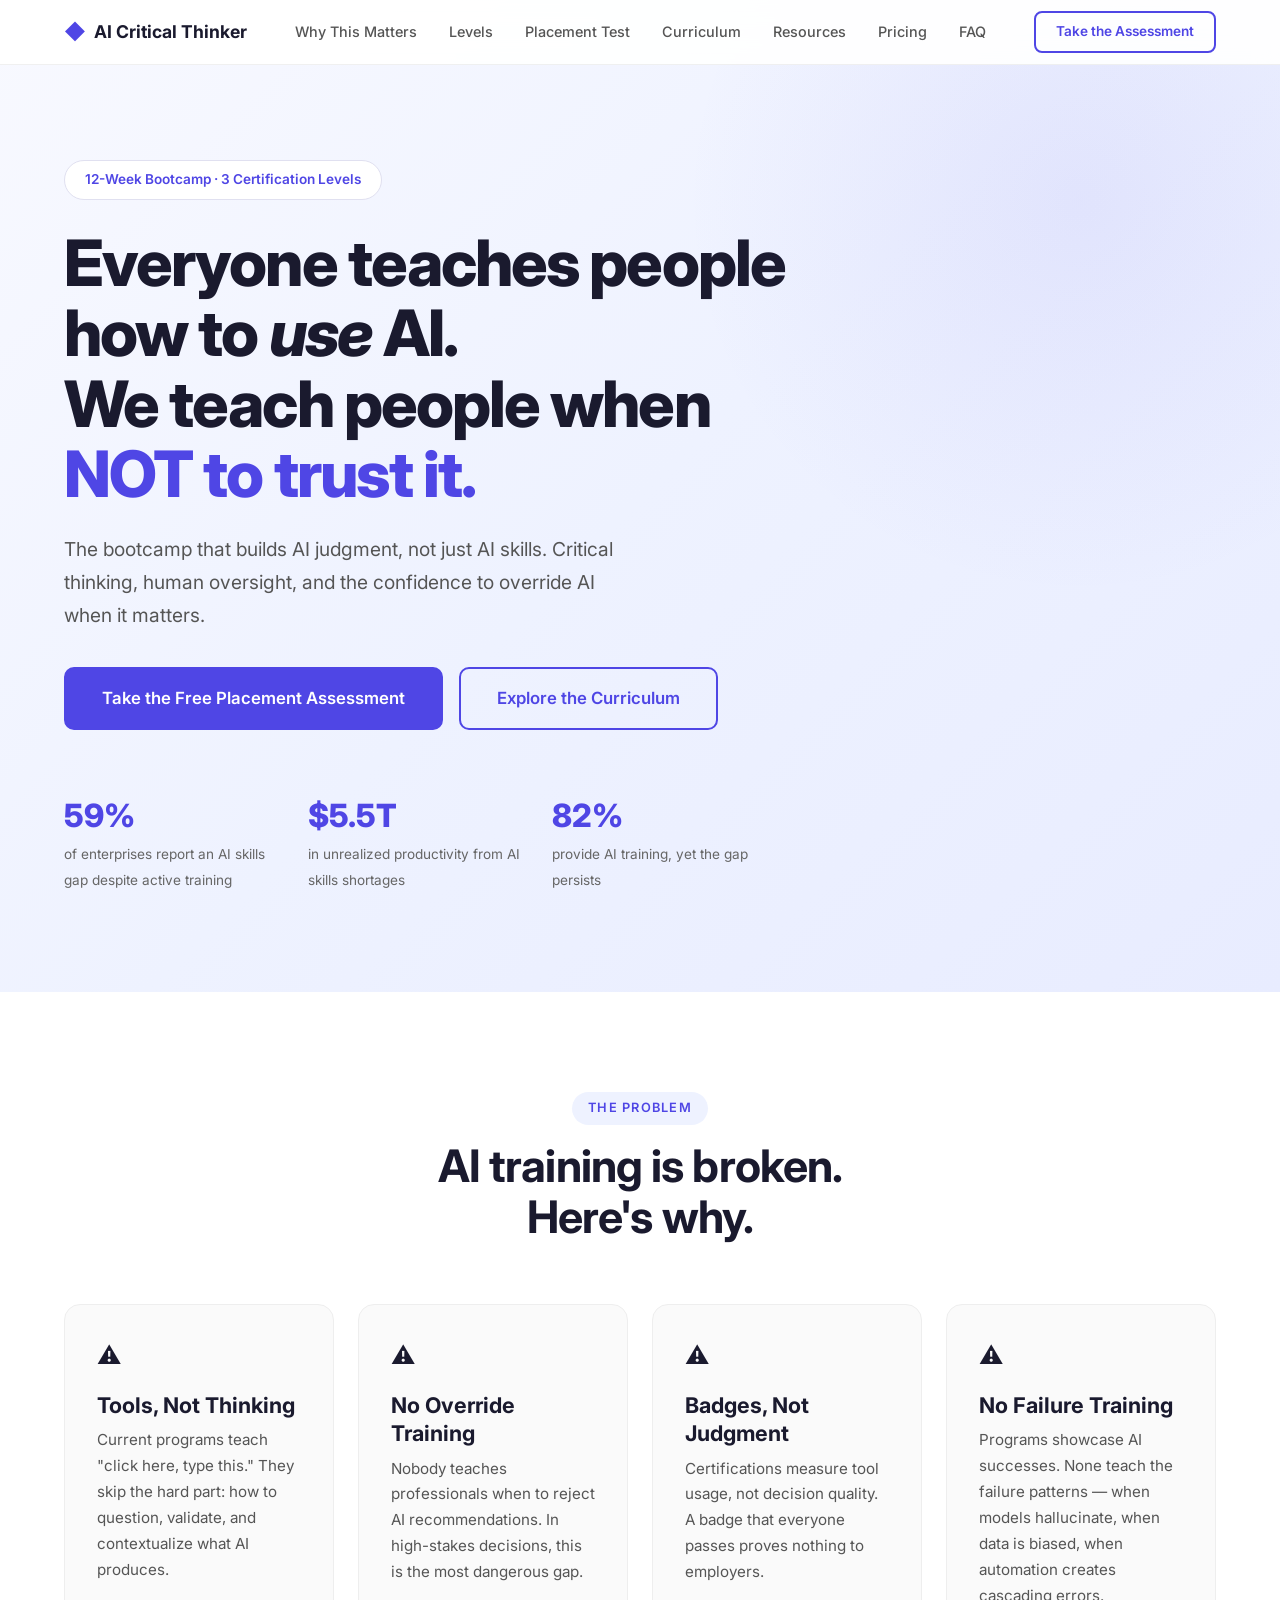
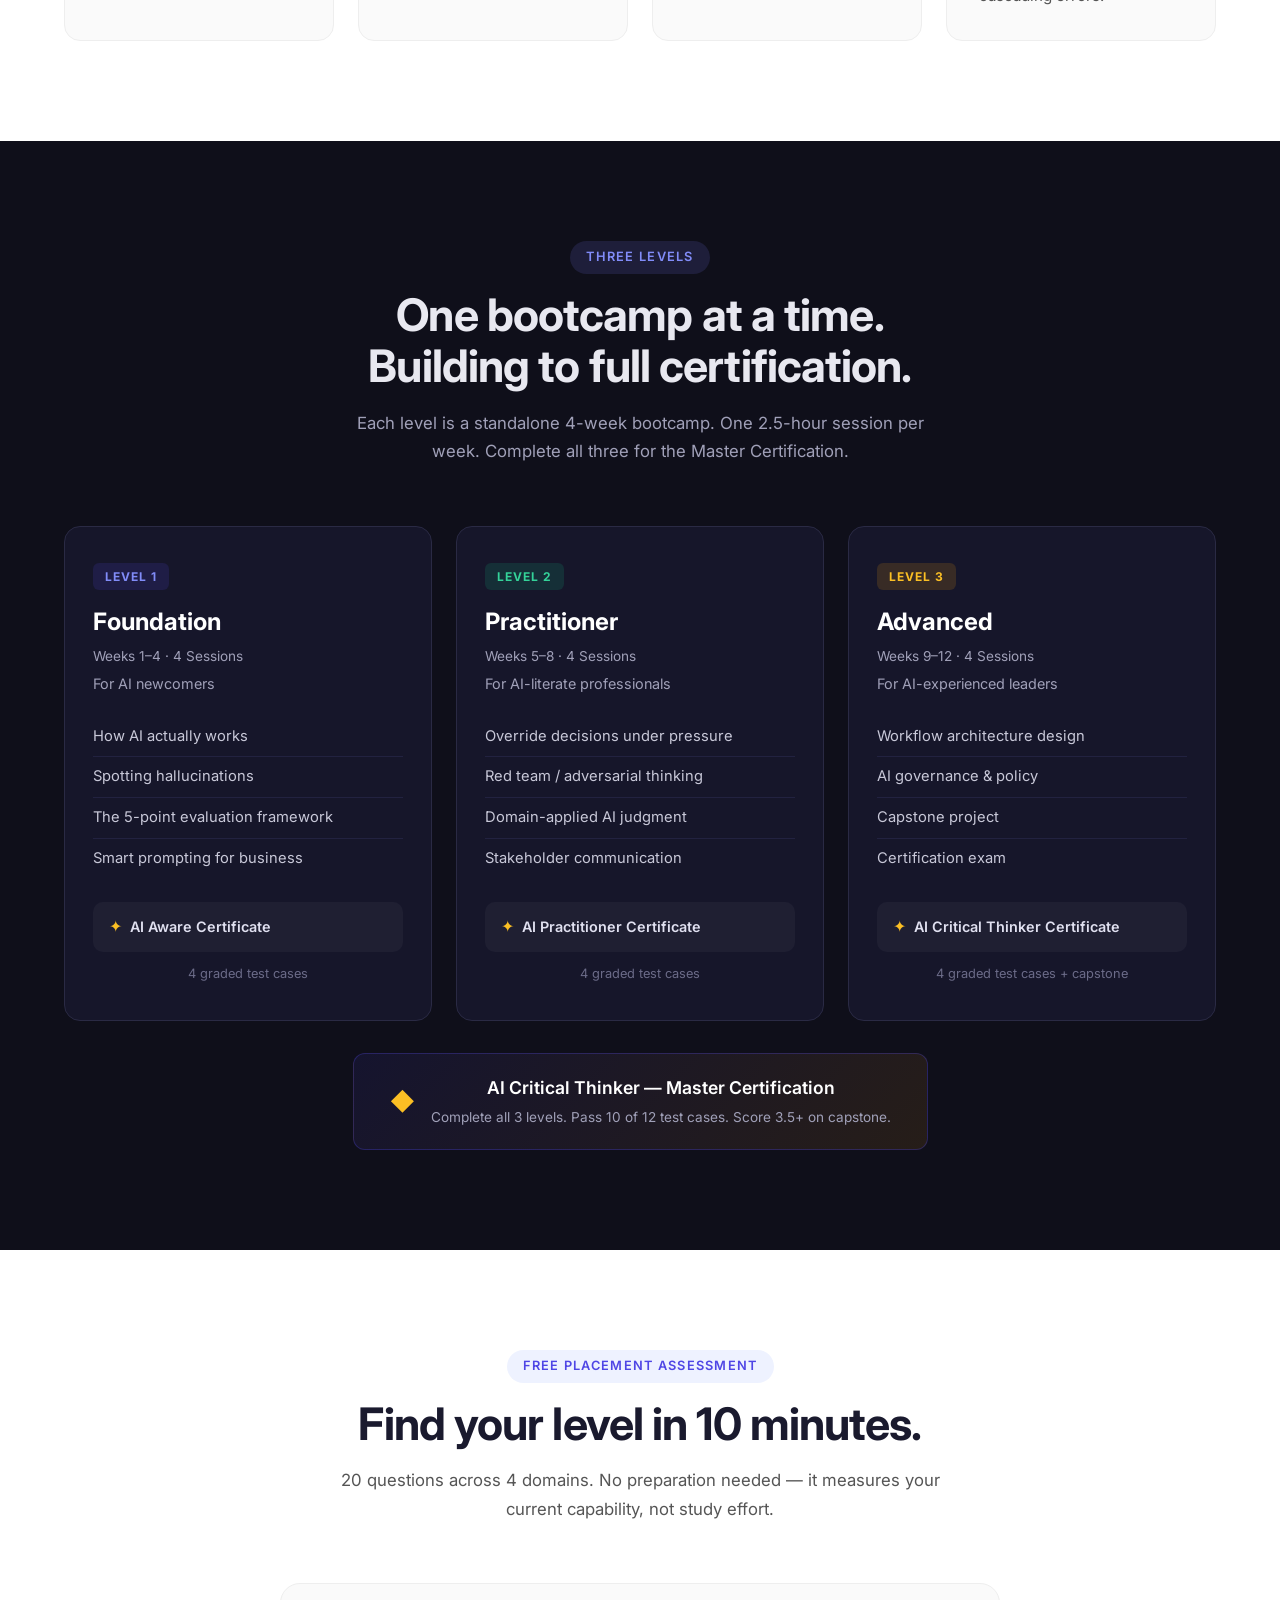
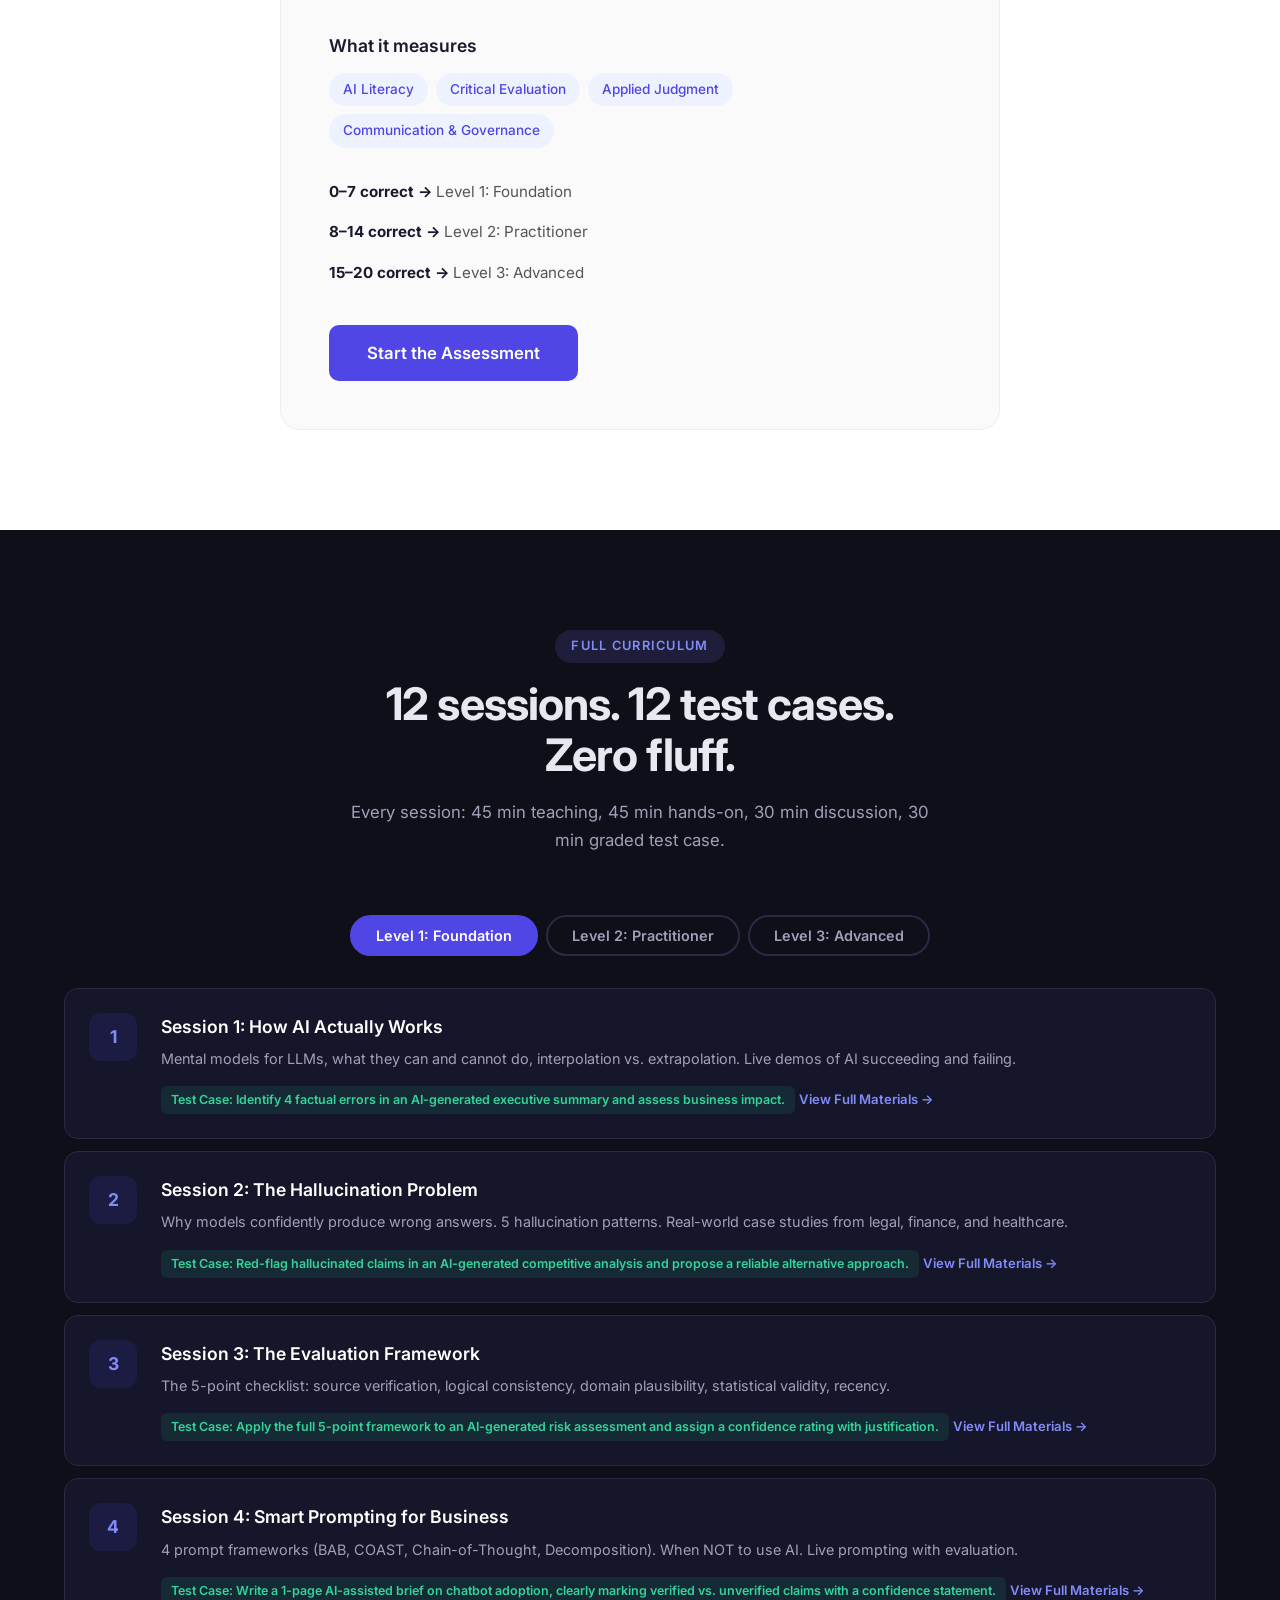
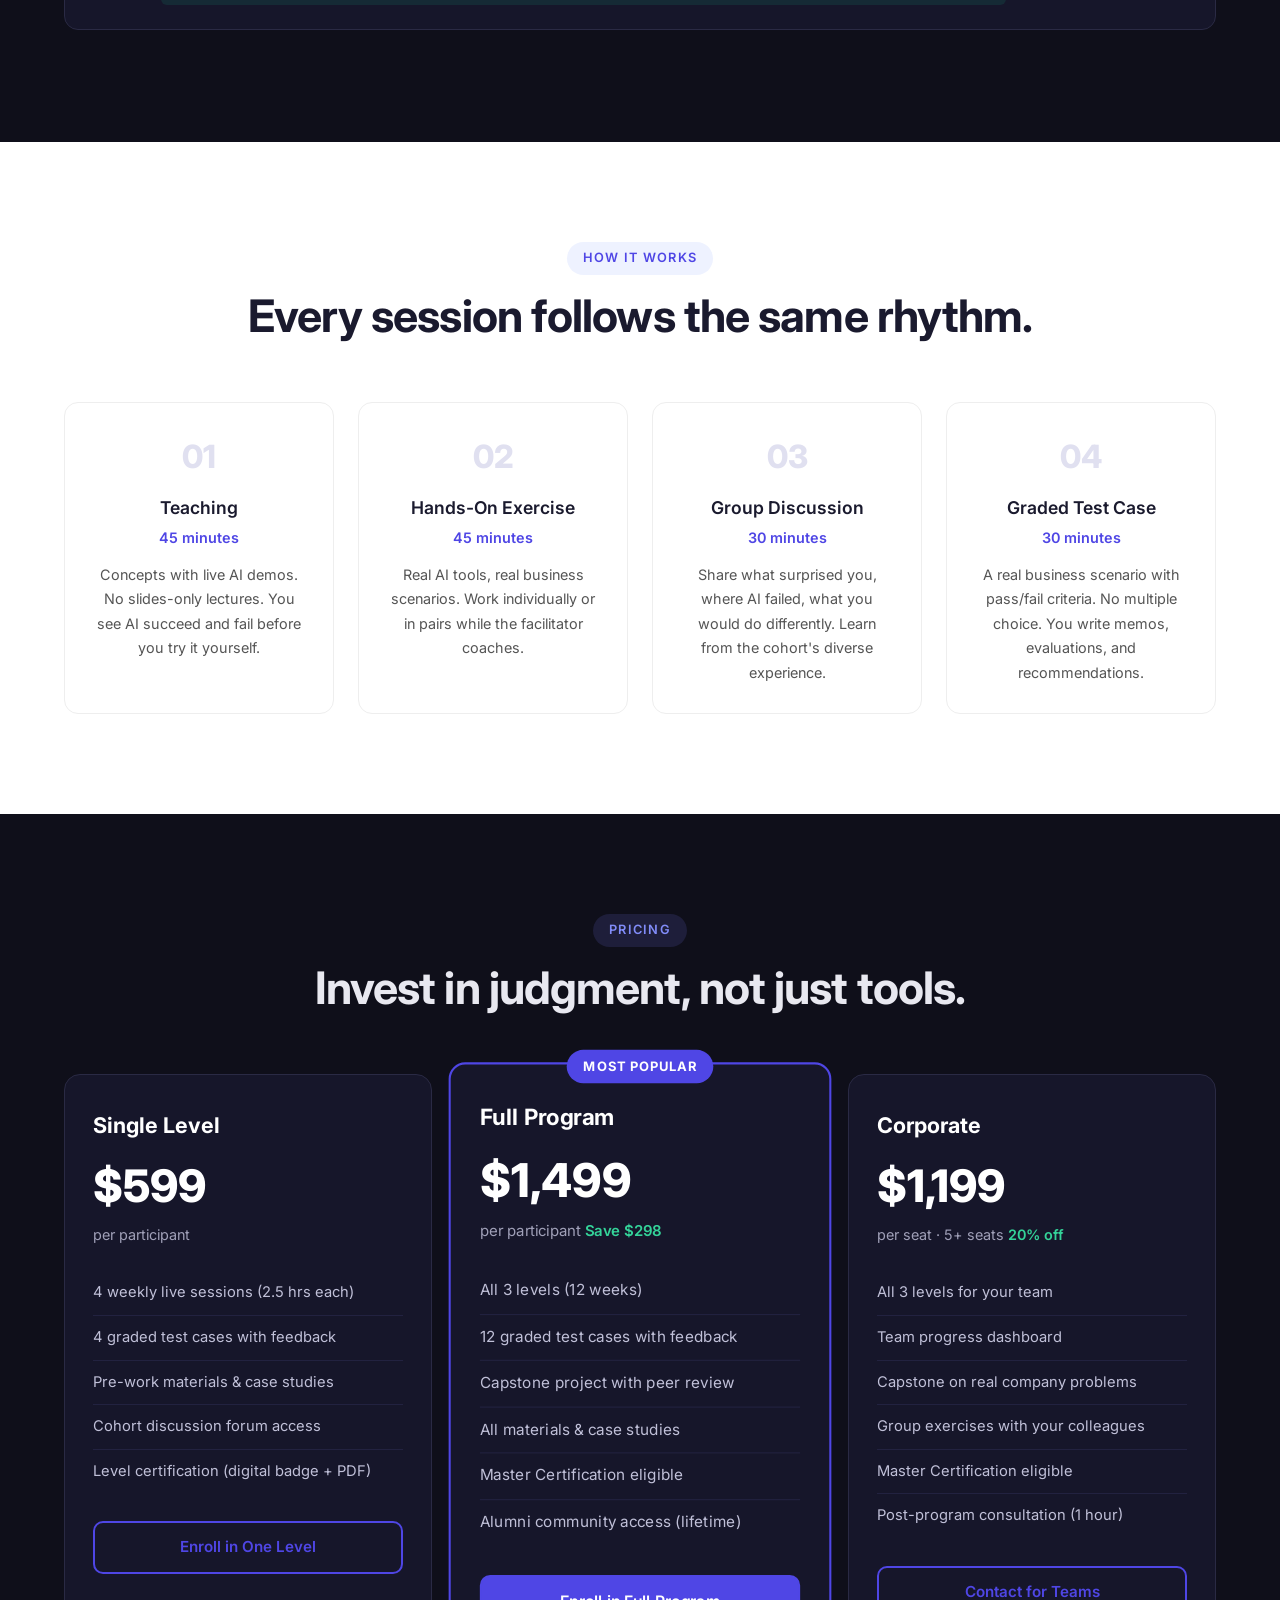
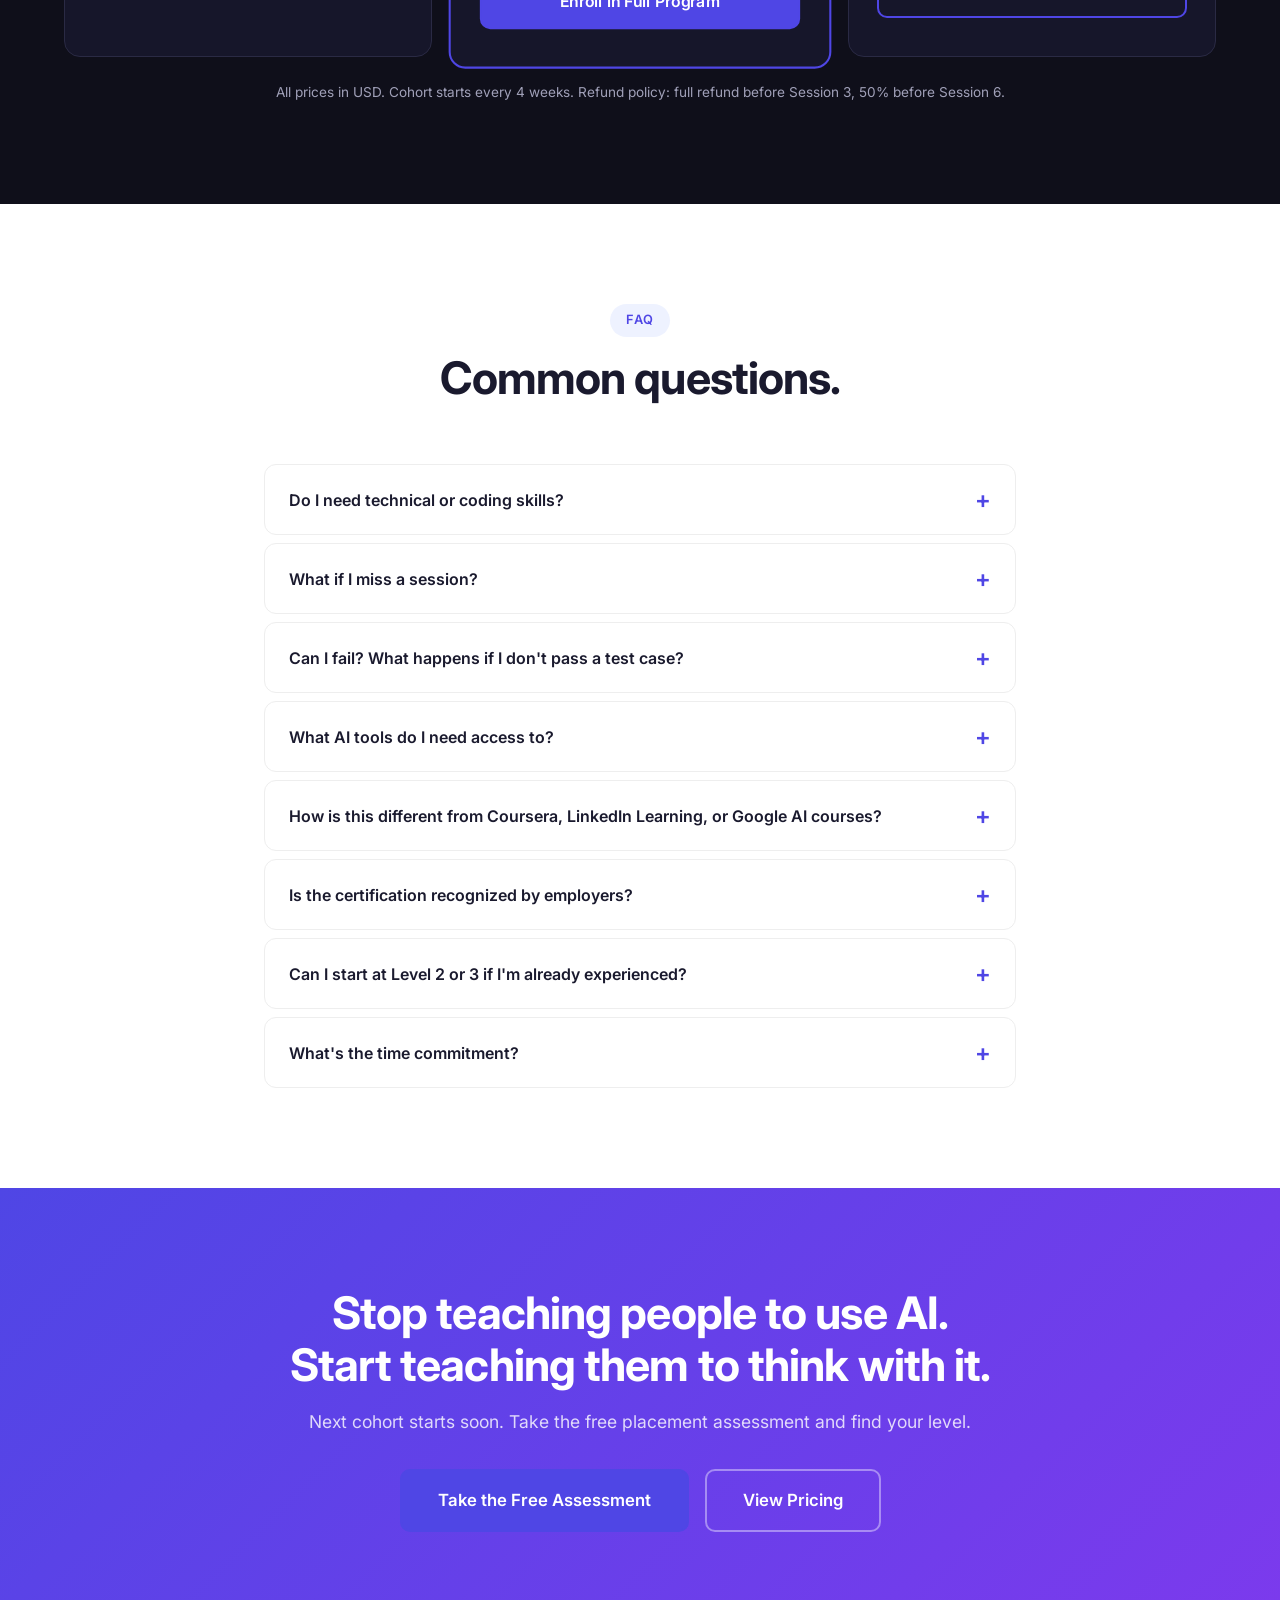
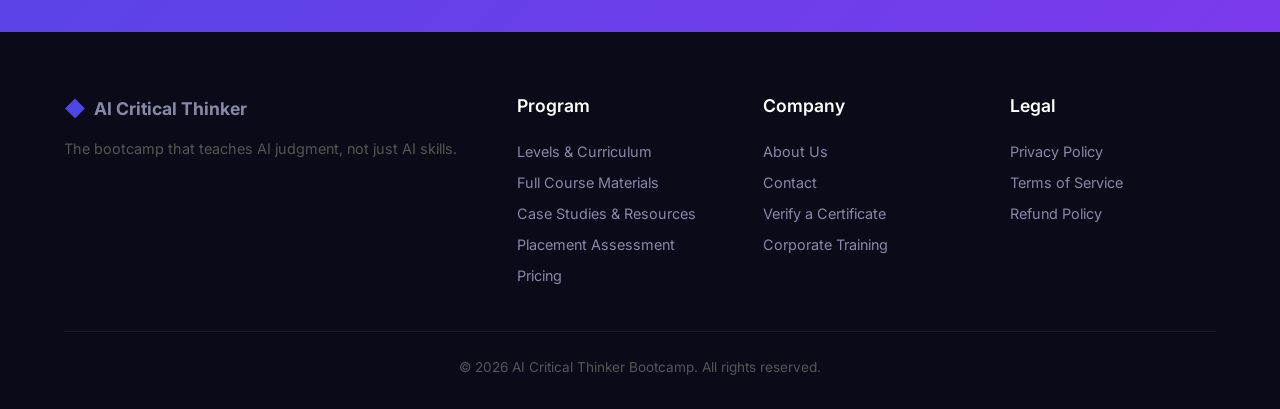
<file: index.html>
<!DOCTYPE html>
<html lang="en">
<head>
    <meta charset="UTF-8">
    <meta name="viewport" content="width=device-width, initial-scale=1.0">
    <title>AI Critical Thinker Bootcamp</title>
    <link rel="preconnect" href="https://fonts.googleapis.com">
    <link href="https://fonts.googleapis.com/css2?family=Inter:wght@400;500;600;700;800&display=swap" rel="stylesheet">
    <link rel="stylesheet" href="style.css">
</head>
<body>
    <!-- Navigation -->
    <nav class="nav" id="nav">
        <div class="nav-container">
            <a href="#" class="nav-logo">
                <span class="logo-icon">◆</span> AI Critical Thinker
            </a>
            <div class="nav-links" id="navLinks">
                <a href="#problem">Why This Matters</a>
                <a href="#levels">Levels</a>
                <a href="#assessment">Placement Test</a>
                <a href="curriculum.html">Curriculum</a>
                <a href="resources.html">Resources</a>
                <a href="#pricing">Pricing</a>
                <a href="#faq">FAQ</a>
            </div>
            <a href="#assessment" class="nav-cta">Take the Assessment</a>
            <button class="nav-toggle" id="navToggle" aria-label="Toggle menu">
                <span></span><span></span><span></span>
            </button>
        </div>
    </nav>

    <!-- Hero -->
    <section class="hero">
        <div class="hero-bg"></div>
        <div class="container">
            <div class="hero-badge">12-Week Bootcamp · 3 Certification Levels</div>
            <h1 class="hero-title">Everyone teaches people<br>how to <em>use</em> AI.<br>We teach people when<br><span class="highlight">NOT to trust it.</span></h1>
            <p class="hero-sub">The bootcamp that builds AI judgment, not just AI skills. Critical thinking, human oversight, and the confidence to override AI when it matters.</p>
            <div class="hero-actions">
                <a href="#assessment" class="btn btn-primary btn-lg">Take the Free Placement Assessment</a>
                <a href="#levels" class="btn btn-outline btn-lg">Explore the Curriculum</a>
            </div>
            <div class="hero-stats">
                <div class="stat">
                    <span class="stat-number">59%</span>
                    <span class="stat-label">of enterprises report an AI skills gap despite active training</span>
                </div>
                <div class="stat">
                    <span class="stat-number">$5.5T</span>
                    <span class="stat-label">in unrealized productivity from AI skills shortages</span>
                </div>
                <div class="stat">
                    <span class="stat-number">82%</span>
                    <span class="stat-label">provide AI training, yet the gap persists</span>
                </div>
            </div>
        </div>
    </section>

    <!-- Problem -->
    <section class="section" id="problem">
        <div class="container">
            <div class="section-header">
                <span class="section-tag">The Problem</span>
                <h2>AI training is broken.<br>Here's why.</h2>
            </div>
            <div class="problem-grid">
                <div class="problem-card">
                    <div class="problem-icon">⚠</div>
                    <h3>Tools, Not Thinking</h3>
                    <p>Current programs teach "click here, type this." They skip the hard part: how to question, validate, and contextualize what AI produces.</p>
                </div>
                <div class="problem-card">
                    <div class="problem-icon">⚠</div>
                    <h3>No Override Training</h3>
                    <p>Nobody teaches professionals when to reject AI recommendations. In high-stakes decisions, this is the most dangerous gap.</p>
                </div>
                <div class="problem-card">
                    <div class="problem-icon">⚠</div>
                    <h3>Badges, Not Judgment</h3>
                    <p>Certifications measure tool usage, not decision quality. A badge that everyone passes proves nothing to employers.</p>
                </div>
                <div class="problem-card">
                    <div class="problem-icon">⚠</div>
                    <h3>No Failure Training</h3>
                    <p>Programs showcase AI successes. None teach the failure patterns — when models hallucinate, when data is biased, when automation creates cascading errors.</p>
                </div>
            </div>
        </div>
    </section>

    <!-- Levels Overview -->
    <section class="section section-dark" id="levels">
        <div class="container">
            <div class="section-header">
                <span class="section-tag">Three Levels</span>
                <h2>One bootcamp at a time.<br>Building to full certification.</h2>
                <p class="section-desc">Each level is a standalone 4-week bootcamp. One 2.5-hour session per week. Complete all three for the Master Certification.</p>
            </div>
            <div class="levels-grid">
                <div class="level-card level-1">
                    <div class="level-badge">Level 1</div>
                    <h3>Foundation</h3>
                    <p class="level-duration">Weeks 1–4 · 4 Sessions</p>
                    <p class="level-for">For AI newcomers</p>
                    <ul class="level-topics">
                        <li>How AI actually works</li>
                        <li>Spotting hallucinations</li>
                        <li>The 5-point evaluation framework</li>
                        <li>Smart prompting for business</li>
                    </ul>
                    <div class="level-cert">
                        <span class="cert-icon">✦</span>
                        <span>AI Aware Certificate</span>
                    </div>
                    <div class="level-tests">4 graded test cases</div>
                </div>
                <div class="level-card level-2">
                    <div class="level-badge">Level 2</div>
                    <h3>Practitioner</h3>
                    <p class="level-duration">Weeks 5–8 · 4 Sessions</p>
                    <p class="level-for">For AI-literate professionals</p>
                    <ul class="level-topics">
                        <li>Override decisions under pressure</li>
                        <li>Red team / adversarial thinking</li>
                        <li>Domain-applied AI judgment</li>
                        <li>Stakeholder communication</li>
                    </ul>
                    <div class="level-cert">
                        <span class="cert-icon">✦</span>
                        <span>AI Practitioner Certificate</span>
                    </div>
                    <div class="level-tests">4 graded test cases</div>
                </div>
                <div class="level-card level-3">
                    <div class="level-badge">Level 3</div>
                    <h3>Advanced</h3>
                    <p class="level-duration">Weeks 9–12 · 4 Sessions</p>
                    <p class="level-for">For AI-experienced leaders</p>
                    <ul class="level-topics">
                        <li>Workflow architecture design</li>
                        <li>AI governance & policy</li>
                        <li>Capstone project</li>
                        <li>Certification exam</li>
                    </ul>
                    <div class="level-cert">
                        <span class="cert-icon">✦</span>
                        <span>AI Critical Thinker Certificate</span>
                    </div>
                    <div class="level-tests">4 graded test cases + capstone</div>
                </div>
            </div>
            <div class="master-cert">
                <div class="master-cert-inner">
                    <span class="master-icon">◆</span>
                    <div>
                        <h4>AI Critical Thinker — Master Certification</h4>
                        <p>Complete all 3 levels. Pass 10 of 12 test cases. Score 3.5+ on capstone.</p>
                    </div>
                </div>
            </div>
        </div>
    </section>

    <!-- Assessment -->
    <section class="section" id="assessment">
        <div class="container">
            <div class="section-header">
                <span class="section-tag">Free Placement Assessment</span>
                <h2>Find your level in 10 minutes.</h2>
                <p class="section-desc">20 questions across 4 domains. No preparation needed — it measures your current capability, not study effort.</p>
            </div>

            <!-- Assessment Start -->
            <div class="assessment-box" id="assessmentStart">
                <div class="assessment-info">
                    <div class="assess-domain">
                        <h4>What it measures</h4>
                        <div class="domain-tags">
                            <span class="domain-tag">AI Literacy</span>
                            <span class="domain-tag">Critical Evaluation</span>
                            <span class="domain-tag">Applied Judgment</span>
                            <span class="domain-tag">Communication & Governance</span>
                        </div>
                    </div>
                    <div class="assess-levels">
                        <div class="assess-level"><strong>0–7 correct →</strong> Level 1: Foundation</div>
                        <div class="assess-level"><strong>8–14 correct →</strong> Level 2: Practitioner</div>
                        <div class="assess-level"><strong>15–20 correct →</strong> Level 3: Advanced</div>
                    </div>
                </div>
                <button class="btn btn-primary btn-lg" onclick="startAssessment()">Start the Assessment</button>
            </div>

            <!-- Assessment Questions -->
            <div class="assessment-box hidden" id="assessmentQuiz">
                <div class="quiz-progress">
                    <div class="quiz-progress-bar"><div class="quiz-progress-fill" id="progressFill"></div></div>
                    <span class="quiz-progress-text" id="progressText">Question 1 of 20</span>
                </div>
                <div class="quiz-section" id="quizSection"></div>
                <div class="quiz-question" id="quizQuestion"></div>
                <div class="quiz-options" id="quizOptions"></div>
                <div class="quiz-nav">
                    <button class="btn btn-outline" id="prevBtn" onclick="prevQuestion()" disabled>Previous</button>
                    <button class="btn btn-primary" id="nextBtn" onclick="nextQuestion()" disabled>Next</button>
                </div>
            </div>

            <!-- Assessment Results -->
            <div class="assessment-box hidden" id="assessmentResult">
                <div class="result-header">
                    <div class="result-score" id="resultScore"></div>
                    <h3 id="resultLevel"></h3>
                    <p id="resultDesc"></p>
                </div>
                <div class="result-breakdown" id="resultBreakdown"></div>
                <div class="result-review hidden" id="resultReview">
                    <h4>Review Your Answers</h4>
                    <p class="review-intro">Here are the questions you got wrong, with explanations to help you learn.</p>
                    <div class="review-list"></div>
                </div>
                <div class="result-actions">
                    <a href="#pricing" class="btn btn-primary btn-lg">Enroll Now</a>
                    <button class="btn btn-outline btn-lg" onclick="resetAssessment()">Retake Assessment</button>
                </div>
            </div>
        </div>
    </section>

    <!-- Curriculum Detail -->
    <section class="section section-dark" id="curriculum">
        <div class="container">
            <div class="section-header">
                <span class="section-tag">Full Curriculum</span>
                <h2>12 sessions. 12 test cases.<br>Zero fluff.</h2>
                <p class="section-desc">Every session: 45 min teaching, 45 min hands-on, 30 min discussion, 30 min graded test case.</p>
            </div>
            <div class="curriculum-tabs">
                <button class="cur-tab active" onclick="showCurriculum(0, this)">Level 1: Foundation</button>
                <button class="cur-tab" onclick="showCurriculum(1, this)">Level 2: Practitioner</button>
                <button class="cur-tab" onclick="showCurriculum(2, this)">Level 3: Advanced</button>
            </div>
            <div class="curriculum-content" id="curriculumContent"></div>
        </div>
    </section>

    <!-- Session Format -->
    <section class="section">
        <div class="container">
            <div class="section-header">
                <span class="section-tag">How It Works</span>
                <h2>Every session follows the same rhythm.</h2>
            </div>
            <div class="format-grid">
                <div class="format-step">
                    <div class="format-number">01</div>
                    <h4>Teaching</h4>
                    <p class="format-time">45 minutes</p>
                    <p>Concepts with live AI demos. No slides-only lectures. You see AI succeed and fail before you try it yourself.</p>
                </div>
                <div class="format-step">
                    <div class="format-number">02</div>
                    <h4>Hands-On Exercise</h4>
                    <p class="format-time">45 minutes</p>
                    <p>Real AI tools, real business scenarios. Work individually or in pairs while the facilitator coaches.</p>
                </div>
                <div class="format-step">
                    <div class="format-number">03</div>
                    <h4>Group Discussion</h4>
                    <p class="format-time">30 minutes</p>
                    <p>Share what surprised you, where AI failed, what you would do differently. Learn from the cohort's diverse experience.</p>
                </div>
                <div class="format-step">
                    <div class="format-number">04</div>
                    <h4>Graded Test Case</h4>
                    <p class="format-time">30 minutes</p>
                    <p>A real business scenario with pass/fail criteria. No multiple choice. You write memos, evaluations, and recommendations.</p>
                </div>
            </div>
        </div>
    </section>

    <!-- Pricing -->
    <section class="section section-dark" id="pricing">
        <div class="container">
            <div class="section-header">
                <span class="section-tag">Pricing</span>
                <h2>Invest in judgment, not just tools.</h2>
            </div>
            <div class="pricing-grid">
                <div class="price-card">
                    <h3>Single Level</h3>
                    <div class="price">$599</div>
                    <p class="price-per">per participant</p>
                    <ul class="price-features">
                        <li>4 weekly live sessions (2.5 hrs each)</li>
                        <li>4 graded test cases with feedback</li>
                        <li>Pre-work materials & case studies</li>
                        <li>Cohort discussion forum access</li>
                        <li>Level certification (digital badge + PDF)</li>
                    </ul>
                    <a href="#" class="btn btn-outline btn-block">Enroll in One Level</a>
                </div>
                <div class="price-card price-featured">
                    <div class="price-popular">Most Popular</div>
                    <h3>Full Program</h3>
                    <div class="price">$1,499</div>
                    <p class="price-per">per participant <span class="price-save">Save $298</span></p>
                    <ul class="price-features">
                        <li>All 3 levels (12 weeks)</li>
                        <li>12 graded test cases with feedback</li>
                        <li>Capstone project with peer review</li>
                        <li>All materials & case studies</li>
                        <li>Master Certification eligible</li>
                        <li>Alumni community access (lifetime)</li>
                    </ul>
                    <a href="#" class="btn btn-primary btn-block">Enroll in Full Program</a>
                </div>
                <div class="price-card">
                    <h3>Corporate</h3>
                    <div class="price">$1,199</div>
                    <p class="price-per">per seat · 5+ seats <span class="price-save">20% off</span></p>
                    <ul class="price-features">
                        <li>All 3 levels for your team</li>
                        <li>Team progress dashboard</li>
                        <li>Capstone on real company problems</li>
                        <li>Group exercises with your colleagues</li>
                        <li>Master Certification eligible</li>
                        <li>Post-program consultation (1 hour)</li>
                    </ul>
                    <a href="#" class="btn btn-outline btn-block">Contact for Teams</a>
                </div>
            </div>
            <p class="pricing-note">All prices in USD. Cohort starts every 4 weeks. Refund policy: full refund before Session 3, 50% before Session 6.</p>
        </div>
    </section>

    <!-- FAQ -->
    <section class="section" id="faq">
        <div class="container container-narrow">
            <div class="section-header">
                <span class="section-tag">FAQ</span>
                <h2>Common questions.</h2>
            </div>
            <div class="faq-list">
                <div class="faq-item">
                    <button class="faq-q" onclick="toggleFaq(this)">
                        <span>Do I need technical or coding skills?</span>
                        <span class="faq-icon">+</span>
                    </button>
                    <div class="faq-a">No. This bootcamp teaches critical thinking about AI, not AI engineering. If you can use a web browser and write a business email, you have the technical skills needed. We teach you how to evaluate AI — not how to build it.</div>
                </div>
                <div class="faq-item">
                    <button class="faq-q" onclick="toggleFaq(this)">
                        <span>What if I miss a session?</span>
                        <span class="faq-icon">+</span>
                    </button>
                    <div class="faq-a">You can miss up to 1 session per level and still earn certification. Missed sessions require a make-up assignment (provided by the facilitator). Session recordings are available but do not replace live attendance for certification purposes.</div>
                </div>
                <div class="faq-item">
                    <button class="faq-q" onclick="toggleFaq(this)">
                        <span>Can I fail? What happens if I don't pass a test case?</span>
                        <span class="faq-icon">+</span>
                    </button>
                    <div class="faq-a">Yes, you can fail — and that's by design. A certification everyone passes proves nothing. You can retake each failed test case once (a different version with the same structure). You need to pass at least 3 of 4 test cases per level. Our target pass rate is 75-85%.</div>
                </div>
                <div class="faq-item">
                    <button class="faq-q" onclick="toggleFaq(this)">
                        <span>What AI tools do I need access to?</span>
                        <span class="faq-icon">+</span>
                    </button>
                    <div class="faq-a">Access to at least one major AI tool: ChatGPT (free tier works), Claude, Microsoft Copilot, or Google Gemini. We recommend having accounts on two tools so you can compare outputs. No paid subscriptions required — free tiers are sufficient.</div>
                </div>
                <div class="faq-item">
                    <button class="faq-q" onclick="toggleFaq(this)">
                        <span>How is this different from Coursera, LinkedIn Learning, or Google AI courses?</span>
                        <span class="faq-icon">+</span>
                    </button>
                    <div class="faq-a">Those platforms teach you how to use AI tools. We teach you how to think with them — and when to override them. Our bootcamp includes live facilitation, graded test cases with real pass/fail criteria, adversarial exercises, and a capstone project. It's not a video course you click through — it's a judgment-building program.</div>
                </div>
                <div class="faq-item">
                    <button class="faq-q" onclick="toggleFaq(this)">
                        <span>Is the certification recognized by employers?</span>
                        <span class="faq-icon">+</span>
                    </button>
                    <div class="faq-a">Certifications are issued as verifiable digital badges (via Credly/Accredible) that display on LinkedIn. Employers can verify any certificate using the unique code on our verification page. The certification is valid for 2 years and renewable with a refresher module.</div>
                </div>
                <div class="faq-item">
                    <button class="faq-q" onclick="toggleFaq(this)">
                        <span>Can I start at Level 2 or 3 if I'm already experienced?</span>
                        <span class="faq-icon">+</span>
                    </button>
                    <div class="faq-a">Yes — that's what the placement assessment is for. Take the free 20-question assessment and it will recommend your starting level. You can always choose to start lower than recommended, but you cannot skip ahead.</div>
                </div>
                <div class="faq-item">
                    <button class="faq-q" onclick="toggleFaq(this)">
                        <span>What's the time commitment?</span>
                        <span class="faq-icon">+</span>
                    </button>
                    <div class="faq-a">2.5 hours per week for the live session, plus 1-2 hours of pre-work (reading a case study and completing a practice exercise). Total: about 4 hours per week. Each level is 4 weeks. The full program is 12 weeks.</div>
                </div>
            </div>
        </div>
    </section>

    <!-- CTA -->
    <section class="section section-cta">
        <div class="container">
            <h2>Stop teaching people to use AI.<br>Start teaching them to think with it.</h2>
            <p>Next cohort starts soon. Take the free placement assessment and find your level.</p>
            <div class="cta-actions">
                <a href="#assessment" class="btn btn-primary btn-lg">Take the Free Assessment</a>
                <a href="#pricing" class="btn btn-outline-light btn-lg">View Pricing</a>
            </div>
        </div>
    </section>

    <!-- Footer -->
    <footer class="footer">
        <div class="container">
            <div class="footer-grid">
                <div class="footer-brand">
                    <div class="nav-logo"><span class="logo-icon">◆</span> AI Critical Thinker</div>
                    <p>The bootcamp that teaches AI judgment, not just AI skills.</p>
                </div>
                <div class="footer-links">
                    <h4>Program</h4>
                    <a href="#levels">Levels & Curriculum</a>
                    <a href="curriculum.html">Full Course Materials</a>
                    <a href="resources.html">Case Studies & Resources</a>
                    <a href="#assessment">Placement Assessment</a>
                    <a href="#pricing">Pricing</a>
                </div>
                <div class="footer-links">
                    <h4>Company</h4>
                    <a href="#">About Us</a>
                    <a href="#">Contact</a>
                    <a href="#">Verify a Certificate</a>
                    <a href="#">Corporate Training</a>
                </div>
                <div class="footer-links">
                    <h4>Legal</h4>
                    <a href="#">Privacy Policy</a>
                    <a href="#">Terms of Service</a>
                    <a href="#">Refund Policy</a>
                </div>
            </div>
            <div class="footer-bottom">
                <p>&copy; 2026 AI Critical Thinker Bootcamp. All rights reserved.</p>
            </div>
        </div>
    </footer>

    <script src="assessment.js"></script>
    <script src="app.js"></script>
</body>
</html>
</file>
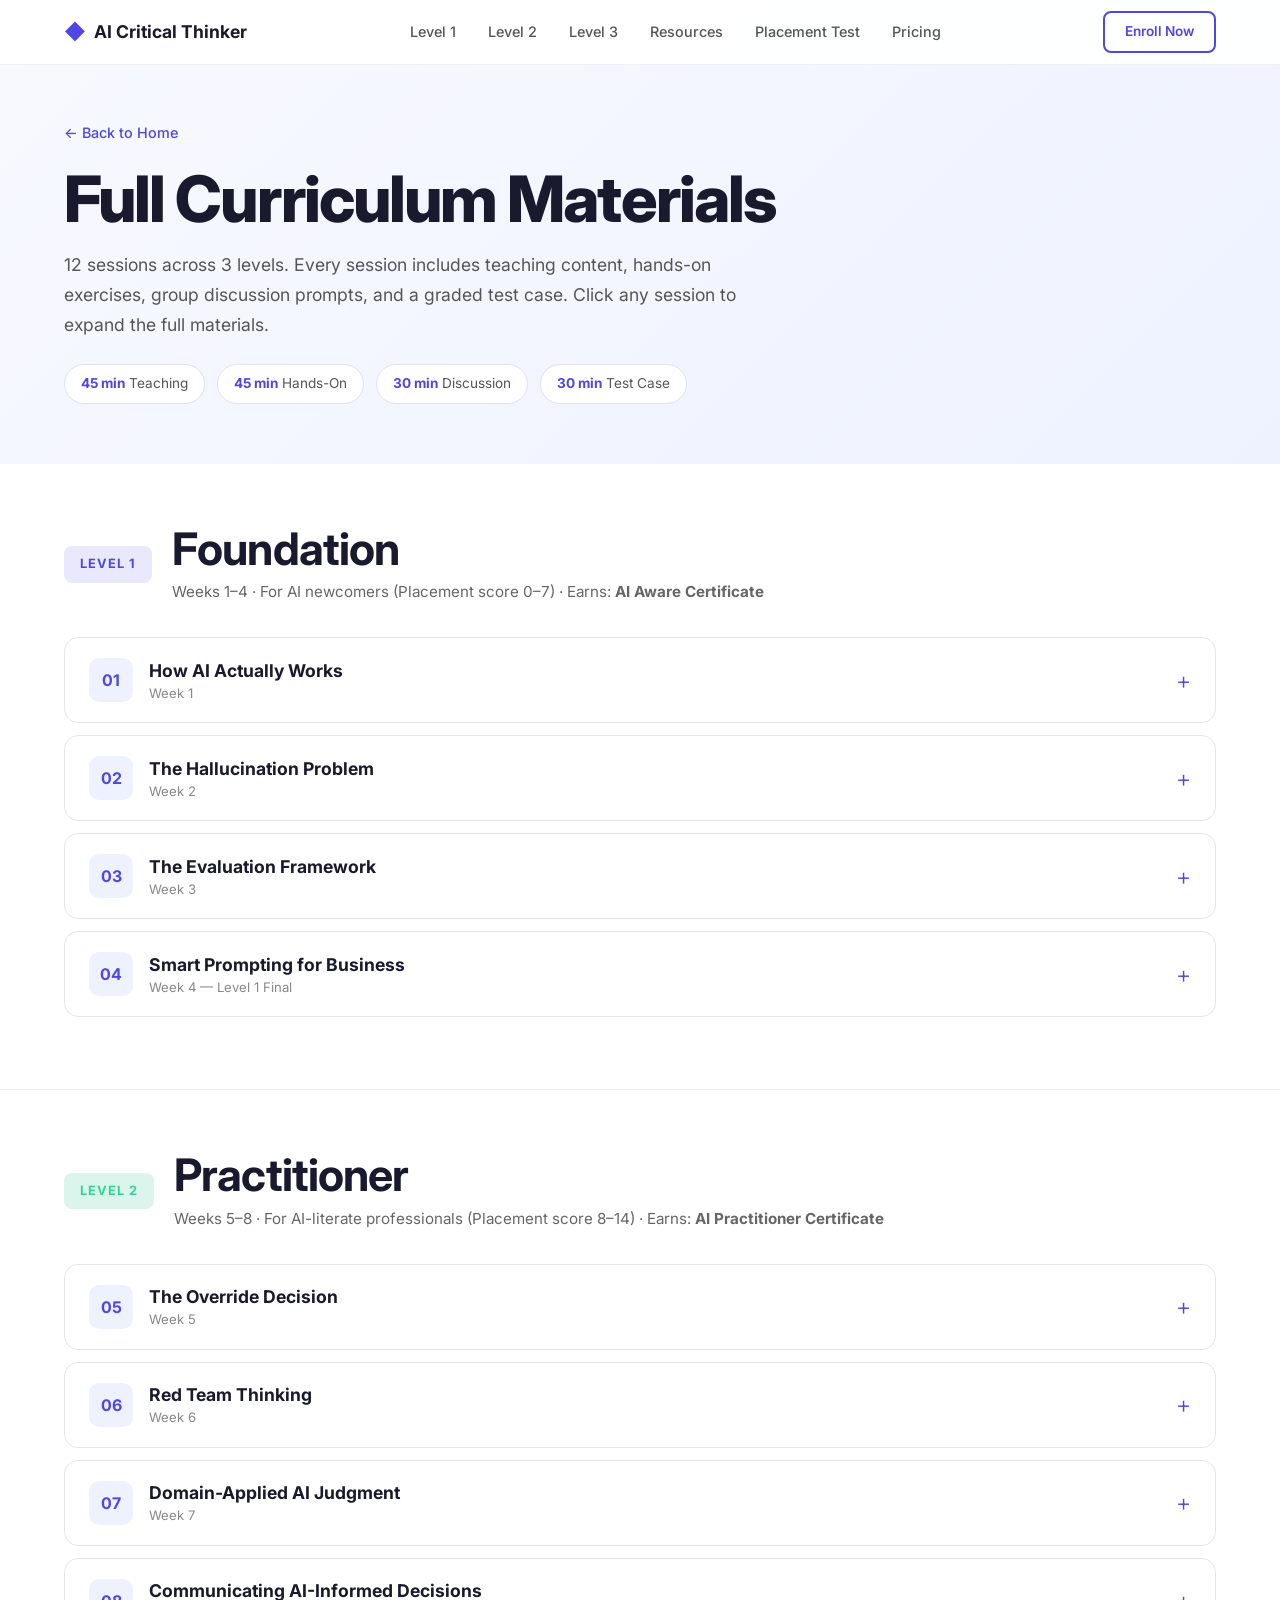
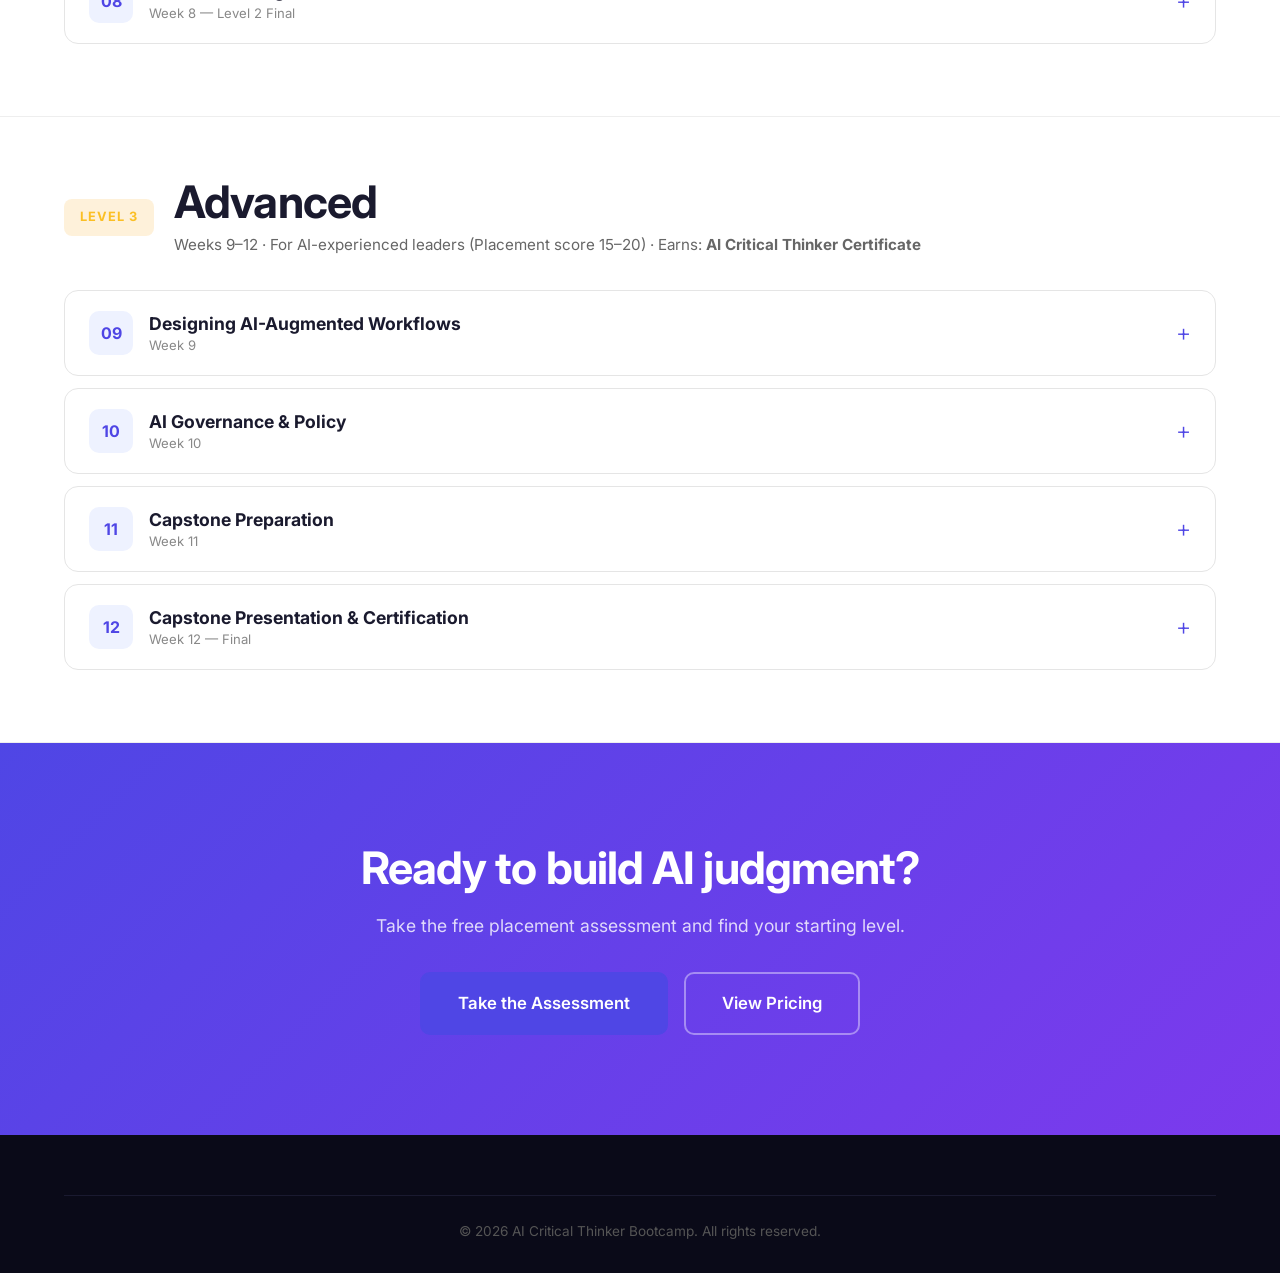
<file: curriculum.html>
<!DOCTYPE html>
<html lang="en">
<head>
    <meta charset="UTF-8">
    <meta name="viewport" content="width=device-width, initial-scale=1.0">
    <title>Full Curriculum — AI Critical Thinker Bootcamp</title>
    <link rel="preconnect" href="https://fonts.googleapis.com">
    <link href="https://fonts.googleapis.com/css2?family=Inter:wght@400;500;600;700;800&display=swap" rel="stylesheet">
    <link rel="stylesheet" href="style.css">
    <link rel="stylesheet" href="curriculum.css">
</head>
<body>
    <!-- Navigation -->
    <nav class="nav" id="nav">
        <div class="nav-container">
            <a href="index.html" class="nav-logo"><span class="logo-icon">◆</span> AI Critical Thinker</a>
            <div class="nav-links" id="navLinks">
                <a href="#level1">Level 1</a>
                <a href="#level2">Level 2</a>
                <a href="#level3">Level 3</a>
                <a href="resources.html">Resources</a>
                <a href="index.html#assessment">Placement Test</a>
                <a href="index.html#pricing">Pricing</a>
            </div>
            <a href="index.html#pricing" class="nav-cta">Enroll Now</a>
            <button class="nav-toggle" id="navToggle" aria-label="Toggle menu">
                <span></span><span></span><span></span>
            </button>
        </div>
    </nav>

    <!-- Header -->
    <section class="cur-hero">
        <div class="container">
            <a href="index.html" class="back-link">&larr; Back to Home</a>
            <h1>Full Curriculum Materials</h1>
            <p class="cur-hero-sub">12 sessions across 3 levels. Every session includes teaching content, hands-on exercises, group discussion prompts, and a graded test case. Click any session to expand the full materials.</p>
            <div class="cur-hero-format">
                <div class="format-chip"><strong>45 min</strong> Teaching</div>
                <div class="format-chip"><strong>45 min</strong> Hands-On</div>
                <div class="format-chip"><strong>30 min</strong> Discussion</div>
                <div class="format-chip"><strong>30 min</strong> Test Case</div>
            </div>
        </div>
    </section>

    <!-- Level 1 -->
    <section class="cur-level" id="level1">
        <div class="container">
            <div class="level-header level-1-header">
                <div class="level-header-badge">Level 1</div>
                <div>
                    <h2>Foundation</h2>
                    <p>Weeks 1–4 &middot; For AI newcomers (Placement score 0–7) &middot; Earns: <strong>AI Aware Certificate</strong></p>
                </div>
            </div>

            <!-- Session 1 -->
            <div class="session-detail" id="session1">
                <button class="session-toggle" onclick="toggleSession(this)">
                    <div class="session-toggle-left">
                        <span class="session-number">01</span>
                        <div>
                            <h3>How AI Actually Works</h3>
                            <span class="session-week">Week 1</span>
                        </div>
                    </div>
                    <span class="toggle-icon">+</span>
                </button>
                <div class="session-body">
                    <div class="objectives">
                        <h4>Learning Objectives</h4>
                        <ul>
                            <li>Explain in plain language how large language models generate text</li>
                            <li>Distinguish between what AI can and cannot do reliably — including the difference between the core model and its connected tools</li>
                            <li>Identify the three most common misconceptions about AI in business</li>
                        </ul>
                    </div>

                    <div class="teaching">
                        <h4>Teaching Content <span class="time-badge">45 min</span></h4>

                        <div class="topic">
                            <h5>1. The Prediction Machine</h5>
                            <p>LLMs predict the most statistically likely next token, thousands of times in sequence. They do not "know" things, search databases, or reason like humans. The core model is a pattern-matching engine trained on massive text data.</p>
                            <p><strong>Live demo:</strong> Show the same prompt producing different outputs to illustrate probabilistic generation. Ask the AI "What is the capital of France?" (reliable — highly reinforced pattern) vs. "What was the closing price of Apple stock yesterday?" (unreliable — the model has no real-time data without tools).</p>
                            <p><strong>Key distinction to teach:</strong> Many modern AI tools (ChatGPT, Gemini, Copilot) now have web browsing, code execution, and file-reading capabilities. These are <em>tools connected to the model</em>, not the model itself. The model can call these tools to get real information — but it can still misinterpret, selectively quote, or fabricate details even when the correct source is available. Retrieval does not equal comprehension.</p>
                        </div>

                        <div class="topic">
                            <h5>2. What AI Is Good At vs. Bad At</h5>
                            <p><strong>Strong at:</strong> Summarizing long documents, drafting text in specified formats, translating between common languages, pattern recognition in text, brainstorming and idea generation, explaining concepts, code generation for common patterns.</p>
                            <p><strong>Weak at:</strong> Precise calculations (though code execution tools help), niche domain facts without verification, anything requiring real-world judgment, predicting future events, understanding organizational context, distinguishing between what is true and what merely sounds true.</p>
                            <p><strong>Exercise:</strong> Show 5 examples of each. Let participants predict which category each will fall into before revealing the result.</p>
                        </div>

                        <div class="topic">
                            <h5>3. The Three Misconceptions</h5>
                            <div class="callout">
                                <p><strong>Misconception 1: "AI is always right"</strong> — It is confident, not correct. The model produces text that sounds authoritative regardless of whether it is accurate. Confidence of tone has zero correlation with factual accuracy.</p>
                                <p><strong>Misconception 2: "AI understands my business"</strong> — It has patterns from training data, not context about your organization, your clients, your market position, or your constraints. Every AI output is generic until you add your context.</p>
                                <p><strong>Misconception 3: "AI replaces thinking"</strong> — It augments thinking. The moment you stop evaluating AI output is the moment you become liable for whatever it gets wrong. AI shifts the work from creation to evaluation — it does not eliminate the work.</p>
                            </div>
                        </div>

                        <div class="topic">
                            <h5>4. The Model + Tools Architecture</h5>
                            <p>Modern AI systems are not monolithic — they are a <strong>core language model</strong> connected to <strong>tools</strong>:</p>
                            <ul>
                                <li><strong>Web search:</strong> Can retrieve current information, but the model can misread or misquote what it finds</li>
                                <li><strong>Code execution:</strong> Can run calculations accurately, but the model may set up the wrong calculation</li>
                                <li><strong>File reading:</strong> Can analyze your documents, but may miss nuance or context</li>
                                <li><strong>Image generation/analysis:</strong> Can create and describe images, but makes errors in text, counting, and spatial relationships</li>
                            </ul>
                            <p><strong>The key lesson:</strong> Tools improve the inputs available to the model. They do not guarantee the outputs. A model with web access can still cite a real article and misrepresent what it says.</p>
                        </div>
                    </div>

                    <div class="exercise">
                        <h4>Hands-On Exercise <span class="time-badge">45 min</span></h4>
                        <p>Participants open ChatGPT, Claude, or Copilot and complete these 6 tasks. For each task, record what happened and rate the AI's performance (Accurate / Partially accurate / Wrong).</p>
                        <ol>
                            <li><strong>Summarization test:</strong> Give the AI a provided 2-page business document. Rate the summary: did it capture the key points? Did it add anything not in the original?</li>
                            <li><strong>Domain knowledge test:</strong> Ask the AI a factual question about your specific industry that you already know the answer to. Was it correct? Was it specific or generic?</li>
                            <li><strong>Consistency test:</strong> Ask the same question phrased two different ways. Compare the answers. Are they consistent? If not, what changed?</li>
                            <li><strong>Current information test:</strong> Ask the AI about something that happened this week in your industry. Does it use web search? If so, does it cite the source correctly? Verify the citation.</li>
                            <li><strong>Calculation test:</strong> Give the AI a 4-step business math problem (e.g., "If revenue is $2.3M and grows 12% YoY for 3 years, what is the Year 3 revenue?"). Check every step of the work.</li>
                            <li><strong>Competitive knowledge test:</strong> Ask the AI to list the top 5 competitors in your specific market niche. Verify: are these real companies? Are they actually competitors? Is the list complete or missing obvious ones?</li>
                        </ol>
                    </div>

                    <div class="discussion">
                        <h4>Group Discussion <span class="time-badge">30 min</span></h4>
                        <ul>
                            <li>What surprised you most — where AI exceeded expectations, or where it failed?</li>
                            <li>Did the AI ever get something wrong with total confidence? How did it feel to read that?</li>
                            <li>How would you explain AI's capabilities and limits to a skeptical colleague in 2 minutes?</li>
                            <li>Where in your daily work might AI save time? Where would you not trust it?</li>
                        </ul>
                    </div>

                    <div class="test-case">
                        <h4>Test Case 1 <span class="time-badge">30 min</span></h4>
                        <div class="scenario">
                            <h5>Scenario</h5>
                            <p>You receive the following AI-generated executive summary of a quarterly report:</p>
                            <blockquote>
                                "Revenue grew 23% year-over-year to $4.2M, driven primarily by expansion in the APAC region which contributed $1.8M. Customer churn decreased from 8.2% to 5.1%, representing the lowest churn rate in company history. The new enterprise tier launched in March saw adoption by 47 accounts in its first month, exceeding the target of 30."
                            </blockquote>
                            <p>You are given the actual quarterly data:</p>
                            <ul>
                                <li>Revenue: $4.2M (correct), but 19% YoY growth (not 23%)</li>
                                <li>APAC contribution: $1.1M (not $1.8M)</li>
                                <li>Churn: decreased from 8.2% to 6.4% (not 5.1%)</li>
                                <li>Enterprise tier: launched in March (correct), 34 accounts (not 47), target was 30 (correct)</li>
                            </ul>
                        </div>
                        <div class="task">
                            <h5>Your Task</h5>
                            <p>Identify every factual error in the AI summary. For each error, state:</p>
                            <ol>
                                <li>What the AI said</li>
                                <li>What the actual figure is</li>
                                <li>Whether this error would change a business decision if left uncorrected (and why)</li>
                            </ol>
                        </div>
                        <div class="pass-criteria">
                            <h5>Pass Criteria</h5>
                            <ul>
                                <li>Identify all 4 errors</li>
                                <li>Correctly assess business impact for at least 3 (e.g., the inflated APAC figure could lead to over-investment in that region; the churn improvement is overstated which could mask a retention problem)</li>
                            </ul>
                        </div>
                    </div>

                    <div class="homework">
                        <h4>Pre-Work for Next Session</h4>
                        <ul>
                            <li>Read: <a href="resources.html#cs1" class="hw-link">Case Study 1 — "When AI Got the Numbers Wrong"</a> (8 min)</li>
                            <li>Watch: <a href="resources.html#video-guides" class="hw-link">Video — "Catching Hallucinations in Real Time"</a> (15 min)</li>
                            <li>Practice: Use AI to summarize one real document from your work. Compare the summary to the original. Note any discrepancies. (20 min)</li>
                            <li>Post a reflection in the cohort forum: What is one thing you will do differently after this session? (10 min)</li>
                        </ul>
                    </div>
                </div>
            </div>

            <!-- Session 2 -->
            <div class="session-detail" id="session2">
                <button class="session-toggle" onclick="toggleSession(this)">
                    <div class="session-toggle-left">
                        <span class="session-number">02</span>
                        <div>
                            <h3>The Hallucination Problem</h3>
                            <span class="session-week">Week 2</span>
                        </div>
                    </div>
                    <span class="toggle-icon">+</span>
                </button>
                <div class="session-body">
                    <div class="objectives">
                        <h4>Learning Objectives</h4>
                        <ul>
                            <li>Define AI hallucination and explain why it occurs even in models with web access</li>
                            <li>Identify 5 common hallucination patterns in business contexts</li>
                            <li>Apply source verification to any AI-generated claim</li>
                        </ul>
                    </div>

                    <div class="teaching">
                        <h4>Teaching Content <span class="time-badge">45 min</span></h4>

                        <div class="topic">
                            <h5>1. What Is Hallucination?</h5>
                            <p>The model generates plausible-sounding content that is factually wrong. It is not lying — it has no concept of truth. It is pattern-matching, and sometimes the pattern produces fiction that reads exactly like fact.</p>
                            <p><strong>Critical point:</strong> Hallucination is not a bug that will be fixed — it is an inherent property of how language models generate text. Models with web access hallucinate less frequently but still do it, especially when they misquote sources, combine facts from different contexts, or fill gaps with plausible-sounding fabrications.</p>
                        </div>

                        <div class="topic">
                            <h5>2. The 5 Hallucination Patterns</h5>
                            <div class="pattern-grid">
                                <div class="pattern">
                                    <h6>Pattern 1: Fabricated Statistics</h6>
                                    <p>The model invents numbers that sound reasonable: "The global CRM market grew 18.4% in 2025." The percentage sounds specific and authoritative. It may be completely fabricated. Even with web access, the model may pull a real report title but invent the specific figure.</p>
                                    <p class="pattern-catch"><strong>How to catch:</strong> Any specific number needs a primary source. If you cannot find the exact number in the exact source claimed, it does not exist.</p>
                                </div>
                                <div class="pattern">
                                    <h6>Pattern 2: False Citations</h6>
                                    <p>The model references papers, articles, reports, or regulations that do not exist — or cites real sources that do not actually say what the model claims they say. Example: "According to McKinsey's 2025 Digital Trust Report..." — the report may be real, but the specific claim attributed to it may not appear anywhere in it.</p>
                                    <p class="pattern-catch"><strong>How to catch:</strong> Open the cited source. Read the relevant section. Does it actually say what the AI claims? Often it does not.</p>
                                </div>
                                <div class="pattern">
                                    <h6>Pattern 3: Confident Extrapolation</h6>
                                    <p>The model extends trends beyond what data supports: "At current growth rates, the company will reach $50M revenue by 2028." The model treats a pattern as a certainty, ignoring market saturation, competition, and economic cycles.</p>
                                    <p class="pattern-catch"><strong>How to catch:</strong> Question any forward projection. What assumptions is it based on? Are those assumptions stated? Would a domain expert make the same projection?</p>
                                </div>
                                <div class="pattern">
                                    <h6>Pattern 4: Entity Confusion</h6>
                                    <p>The model mixes up companies, people, or products with similar names. Example: confusing Mercury Financial (a credit card company) with Mercury (a banking platform), or attributing one CEO's quote to another.</p>
                                    <p class="pattern-catch"><strong>How to catch:</strong> Verify every proper noun. Does this company/person/product actually do what the model claims?</p>
                                </div>
                                <div class="pattern">
                                    <h6>Pattern 5: Temporal Errors</h6>
                                    <p>The model applies old information to current questions, or invents future events. Example: citing a regulation that was proposed but never passed, or describing a product feature that was announced but later cancelled.</p>
                                    <p class="pattern-catch"><strong>How to catch:</strong> Check dates. Is this information current? Has the situation changed since the model's training data or the article it cited?</p>
                                </div>
                            </div>
                        </div>

                        <div class="topic">
                            <h5>3. Real-World Case Studies</h5>
                            <p>Walk through 5 documented incidents:</p>
                            <ol>
                                <li><strong>Legal:</strong> A lawyer used ChatGPT to draft a brief that cited 6 court cases. None of them existed. The lawyer was sanctioned by the court.</li>
                                <li><strong>Finance:</strong> An AI-generated investment memo included fabricated revenue figures for a competitor, leading to a flawed competitive analysis that reached the investment committee.</li>
                                <li><strong>Marketing:</strong> An AI produced a competitive analysis with made-up market share percentages, attributed to a Gartner report that did exist but did not contain those numbers.</li>
                                <li><strong>Healthcare:</strong> An AI medical summary described incorrect drug interactions that could have led to patient harm if not caught by a pharmacist.</li>
                                <li><strong>Legal/Regulatory:</strong> An AI-generated compliance memo cited a regulation that had been proposed in 2023 but was never enacted, advising the company to comply with a non-existent rule.</li>
                            </ol>
                        </div>

                        <div class="topic">
                            <h5>4. The Source Verification Habit</h5>
                            <p>One rule that prevents most hallucination damage:</p>
                            <div class="callout callout-important">
                                <p><strong>Before using any AI-generated fact in your work:</strong> Can I find this specific claim in a primary source? If I cannot, it does not go in my deliverable. No exceptions.</p>
                            </div>
                            <p>This takes 30 seconds per claim for common facts (a quick search) and 2-5 minutes for specific statistics or citations. It is the single highest-ROI habit in AI-assisted work.</p>
                        </div>
                    </div>

                    <div class="exercise">
                        <h4>Hands-On Exercise: The Hallucination Hunt <span class="time-badge">45 min</span></h4>
                        <p>Participants receive <strong>10 AI-generated paragraphs</strong> on business topics. Each paragraph contains 0-3 hallucinated claims mixed with accurate information. The challenge is to separate fact from fiction.</p>
                        <p><strong>Instructions:</strong></p>
                        <ol>
                            <li>Read each paragraph carefully</li>
                            <li>Flag every claim you suspect is hallucinated (highlight or underline)</li>
                            <li>Use the provided reference materials to verify or debunk each flagged claim</li>
                            <li>For each flag, write: "Confirmed hallucination" or "False alarm — verified as accurate"</li>
                        </ol>
                        <p><strong>Scoring:</strong></p>
                        <ul>
                            <li>Correct flag (caught a real hallucination): +1 point</li>
                            <li>Missed hallucination (did not flag a fabricated claim): -1 point</li>
                            <li>False alarm (flagged something that was actually true): -0.5 points</li>
                        </ul>
                        <p><strong>Target score:</strong> 7+ out of a possible 12 on your first attempt. By the end of the bootcamp, you should score 10+.</p>
                    </div>

                    <div class="discussion">
                        <h4>Group Discussion <span class="time-badge">30 min</span></h4>
                        <ul>
                            <li>Which hallucination patterns were hardest to catch? Why?</li>
                            <li>Did anyone flag something as a hallucination that turned out to be true? What made it look suspicious?</li>
                            <li>In your professional domain, what would be the consequences of an undetected hallucination reaching a client or a decision-maker?</li>
                            <li>What verification habits can you realistically build into your daily workflow without adding significant time?</li>
                        </ul>
                    </div>

                    <div class="test-case">
                        <h4>Test Case 2 <span class="time-badge">30 min</span></h4>
                        <div class="scenario">
                            <h5>Scenario</h5>
                            <p>Your manager asks you to use AI to draft a competitive analysis. The AI produces:</p>
                            <blockquote>
                                "According to Gartner's 2025 Magic Quadrant for CRM platforms, Salesforce maintained its leadership position with a 31.4% market share, followed by HubSpot at 18.7% and Microsoft Dynamics at 14.2%. Notably, a new entrant, CloudReach CRM, captured 6.3% market share within its first year, making it the fastest-growing CRM platform in the quadrant's history."
                            </blockquote>
                            <p><strong>Reference information provided:</strong></p>
                            <ul>
                                <li>Gartner Magic Quadrants evaluate vendors on "ability to execute" and "completeness of vision" — they do <em>not</em> publish market share percentages</li>
                                <li>Salesforce is consistently a Leader in the CRM Magic Quadrant (verifiable)</li>
                                <li>HubSpot is typically in the CRM Magic Quadrant but not always in the enterprise segment</li>
                                <li>No company called "CloudReach CRM" appears in any industry database or Gartner publication</li>
                            </ul>
                        </div>
                        <div class="task">
                            <h5>Your Task</h5>
                            <p>Write a memo to your manager (max 200 words) explaining:</p>
                            <ol>
                                <li>Which claims in the AI output are verifiable, which are likely hallucinated, and which are a mix (real source, fabricated details)</li>
                                <li>What you would use from this output and what you would discard</li>
                                <li>How you would complete the competitive analysis reliably — what sources would you actually use?</li>
                            </ol>
                        </div>
                        <div class="pass-criteria">
                            <h5>Pass Criteria</h5>
                            <ul>
                                <li>Correctly identifies that Magic Quadrants do not publish market share percentages (fabricated detail on a real source)</li>
                                <li>Flags "CloudReach CRM" as likely fabricated</li>
                                <li>Notes HubSpot's positioning may be inaccurate for the enterprise segment</li>
                                <li>Proposes credible alternative sources (actual Gartner reports, IDC data, company filings, industry analyst reports)</li>
                            </ul>
                        </div>
                    </div>

                    <div class="homework">
                        <h4>Pre-Work for Next Session</h4>
                        <ul>
                            <li>Read: <a href="resources.html#cs2" class="hw-link">Case Study 2 — "The Citation That Didn't Exist"</a> (7 min)</li>
                            <li>Read: <a href="resources.html#cs3" class="hw-link">Case Study 3 — "The Confident Forecast"</a> (7 min)</li>
                            <li>Watch: <a href="resources.html#video-guides" class="hw-link">Video — "The 5-Point Evaluation Framework Walkthrough"</a> (10 min)</li>
                            <li>Practice: Ask AI to write a 1-paragraph industry analysis for your sector. Identify at least one claim to verify. Check it. (20 min)</li>
                            <li>Post to the forum: Share the claim you verified and what you found. (10 min)</li>
                        </ul>
                    </div>
                </div>
            </div>

            <!-- Session 3 -->
            <div class="session-detail" id="session3">
                <button class="session-toggle" onclick="toggleSession(this)">
                    <div class="session-toggle-left">
                        <span class="session-number">03</span>
                        <div>
                            <h3>The Evaluation Framework</h3>
                            <span class="session-week">Week 3</span>
                        </div>
                    </div>
                    <span class="toggle-icon">+</span>
                </button>
                <div class="session-body">
                    <div class="objectives">
                        <h4>Learning Objectives</h4>
                        <ul>
                            <li>Apply a 5-point evaluation framework to any AI output</li>
                            <li>Rate AI outputs on a confidence scale with written justification</li>
                            <li>Build evaluation into a daily workflow without adding significant time</li>
                        </ul>
                    </div>

                    <div class="teaching">
                        <h4>Teaching Content <span class="time-badge">45 min</span></h4>

                        <div class="topic">
                            <h5>The 5-Point AI Output Evaluation Framework</h5>
                            <p>This is the core methodology of the entire bootcamp. Every session from here forward builds on this framework.</p>

                            <div class="framework-grid">
                                <div class="framework-item">
                                    <div class="fw-number">1</div>
                                    <div>
                                        <h6>Source Verification</h6>
                                        <p>Can I trace this claim to a primary source?</p>
                                        <p class="fw-scores"><strong>Verified</strong> (source found, matches) · <strong>Unverified</strong> (no source found) · <strong>Contradicted</strong> (source found, disagrees)</p>
                                    </div>
                                </div>
                                <div class="framework-item">
                                    <div class="fw-number">2</div>
                                    <div>
                                        <h6>Logical Consistency</h6>
                                        <p>Does the output contradict itself? Do the numbers add up? Does the conclusion follow from the evidence?</p>
                                        <p class="fw-scores"><strong>Consistent</strong> · <strong>Minor gaps</strong> · <strong>Contradictory</strong></p>
                                    </div>
                                </div>
                                <div class="framework-item">
                                    <div class="fw-number">3</div>
                                    <div>
                                        <h6>Domain Plausibility</h6>
                                        <p>Based on my professional knowledge, does this make sense for my industry, market, and context?</p>
                                        <p class="fw-scores"><strong>Plausible</strong> · <strong>Questionable</strong> · <strong>Implausible</strong></p>
                                    </div>
                                </div>
                                <div class="framework-item">
                                    <div class="fw-number">4</div>
                                    <div>
                                        <h6>Statistical Validity</h6>
                                        <p>Are the numbers reasonable? Are percentages, growth rates, and comparisons mathematically sound?</p>
                                        <p class="fw-scores"><strong>Valid</strong> · <strong>Suspect</strong> · <strong>Invalid</strong></p>
                                    </div>
                                </div>
                                <div class="framework-item">
                                    <div class="fw-number">5</div>
                                    <div>
                                        <h6>Recency & Relevance</h6>
                                        <p>Is this information current enough for my purpose? Could it be outdated even if the model has web access?</p>
                                        <p class="fw-scores"><strong>Current</strong> · <strong>Possibly outdated</strong> · <strong>Likely outdated</strong></p>
                                    </div>
                                </div>
                            </div>
                        </div>

                        <div class="topic">
                            <h5>Overall Confidence Rating</h5>
                            <div class="confidence-grid">
                                <div class="confidence-level high">
                                    <h6>High Confidence</h6>
                                    <p>All 5 criteria pass. Safe to use with light editing. Still spot-check one key claim.</p>
                                </div>
                                <div class="confidence-level medium">
                                    <h6>Medium Confidence</h6>
                                    <p>3-4 criteria pass. Use with caveats. Verify the failed criteria before presenting to stakeholders.</p>
                                </div>
                                <div class="confidence-level low">
                                    <h6>Low Confidence</h6>
                                    <p>2 or fewer pass. Do not use without substantial independent research. The AI output is a starting point, not a deliverable.</p>
                                </div>
                            </div>
                        </div>
                    </div>

                    <div class="exercise">
                        <h4>Hands-On Exercise <span class="time-badge">45 min</span></h4>
                        <p>Participants receive 5 AI-generated business documents. For each:</p>
                        <ol>
                            <li>Complete the 5-point evaluation framework worksheet</li>
                            <li>Assign a confidence rating (High / Medium / Low)</li>
                            <li>Write a 2-sentence recommendation: use as-is / use with caveats / do not use</li>
                        </ol>
                        <p><strong>The 5 documents:</strong></p>
                        <ul>
                            <li>A market analysis for a SaaS product entering the healthcare sector</li>
                            <li>A risk assessment for opening a new office in Singapore</li>
                            <li>A project proposal summary for an IT infrastructure upgrade</li>
                            <li>A customer insight report based on survey data</li>
                            <li>A draft company policy on remote work</li>
                        </ul>
                    </div>

                    <div class="discussion">
                        <h4>Group Discussion <span class="time-badge">30 min</span></h4>
                        <ul>
                            <li>Share your confidence ratings. Where did the group agree? Where did you disagree?</li>
                            <li>Which of the 5 criteria was hardest to evaluate? Why?</li>
                            <li>How long did the evaluation take per document? Is this realistic for daily use?</li>
                            <li>What shortcuts can you take for low-stakes work vs. high-stakes work?</li>
                        </ul>
                    </div>

                    <div class="test-case">
                        <h4>Test Case 3 <span class="time-badge">30 min</span></h4>
                        <div class="scenario">
                            <h5>Scenario</h5>
                            <p>You used AI to generate a risk assessment for a new market entry into Southeast Asia:</p>
                            <blockquote>
                                "The Indonesian digital payments market reached $38B in 2025 (Source: McKinsey Global Payments Report 2025), growing at 27% CAGR. Regulatory requirements include obtaining an e-money license from Bank Indonesia, which typically takes 6-8 months. Key risks include currency volatility (IDR depreciated 12% against USD in 2025), competition from GoPay (62% market share) and OVO (24% market share), and infrastructure gaps in rural areas where internet penetration is 43%."
                            </blockquote>
                        </div>
                        <div class="task">
                            <h5>Your Task</h5>
                            <p>Complete the full 5-point evaluation framework for this paragraph. For each criterion:</p>
                            <ol>
                                <li>Assign your score (Verified/Unverified/Contradicted, etc.)</li>
                                <li>Write a 1-2 sentence justification</li>
                            </ol>
                            <p>Then: assign an overall confidence rating and state what you would verify before including this in a board presentation.</p>
                        </div>
                        <div class="pass-criteria">
                            <h5>Pass Criteria</h5>
                            <ul>
                                <li>Correctly flags that the McKinsey report citation needs verification (may or may not exist; specific figures need checking)</li>
                                <li>Notes that market share figures for GoPay/OVO need current verification (market is rapidly changing)</li>
                                <li>Flags the 12% currency depreciation as needing a specific date range check</li>
                                <li>Assigns Medium or Low confidence with sound reasoning</li>
                                <li>States specific verification steps, not generic "needs more research"</li>
                            </ul>
                        </div>
                    </div>
                </div>
            </div>

            <!-- Session 4 -->
            <div class="session-detail" id="session4">
                <button class="session-toggle" onclick="toggleSession(this)">
                    <div class="session-toggle-left">
                        <span class="session-number">04</span>
                        <div>
                            <h3>Smart Prompting for Business</h3>
                            <span class="session-week">Week 4 — Level 1 Final</span>
                        </div>
                    </div>
                    <span class="toggle-icon">+</span>
                </button>
                <div class="session-body">
                    <div class="objectives">
                        <h4>Learning Objectives</h4>
                        <ul>
                            <li>Use 4 prompt frameworks for different business scenarios</li>
                            <li>Decompose complex problems into structured AI-assisted steps</li>
                            <li>Recognize when a problem should NOT be given to AI</li>
                        </ul>
                    </div>

                    <div class="teaching">
                        <h4>Teaching Content <span class="time-badge">45 min</span></h4>

                        <div class="topic">
                            <h5>Four Prompt Frameworks</h5>

                            <div class="framework-card">
                                <h6>1. BAB (Before-After-Bridge)</h6>
                                <p><strong>For:</strong> Problem-solving, process improvement, gap analysis</p>
                                <p><strong>Structure:</strong> "Here is the current situation [Before]. Here is where we need to be [After]. Help me build the plan to get there [Bridge]."</p>
                                <p><strong>Example:</strong> "Before: Our customer onboarding takes 14 days and we lose 30% of new signups before completion. After: Onboarding completed in 5 days with less than 10% drop-off. Bridge: What process changes, automations, and communication improvements would close this gap?"</p>
                            </div>

                            <div class="framework-card">
                                <h6>2. COAST (Context-Objective-Actions-Scenario-Task)</h6>
                                <p><strong>For:</strong> Strategic planning, scenario analysis, market entry decisions</p>
                                <p><strong>Structure:</strong> Provide full context, state the objective, list possible actions, describe scenario constraints, assign the task.</p>
                                <p><strong>Example:</strong> "Context: We are a 200-person B2B SaaS company with $15M ARR, primarily serving North American clients. Objective: Evaluate entering the European market. Actions we're considering: direct sales, partnerships, or acquisition. Scenario: We have $3M to invest, 12-month timeline, and must be GDPR compliant. Task: Build a decision framework comparing these three approaches."</p>
                            </div>

                            <div class="framework-card">
                                <h6>3. Chain-of-Thought</h6>
                                <p><strong>For:</strong> Analytical problems, financial analysis, root cause analysis</p>
                                <p><strong>Structure:</strong> "Think through this step by step" or "Show your reasoning at each stage."</p>
                                <p><strong>Example:</strong> "Our Q3 revenue came in 12% below forecast. Walk me through step by step: what are the possible drivers of a revenue miss of this size? For each driver, what data would I look at to confirm or rule it out?"</p>
                            </div>

                            <div class="framework-card">
                                <h6>4. Decomposition</h6>
                                <p><strong>For:</strong> Complex business cases, due diligence, competitive analysis</p>
                                <p><strong>Structure:</strong> Break the big question into 5-7 smaller questions. Ask AI each one separately. Synthesize the answers yourself.</p>
                                <p><strong>Example:</strong> Instead of "Should we acquire CompetitorX?" → Break into: What is their revenue and growth trajectory? What is their technology stack and IP? What is the cultural fit risk? What are the regulatory implications? What would integration cost? What synergies are realistic? Ask each separately, evaluate each answer, synthesize your own recommendation.</p>
                            </div>
                        </div>

                        <div class="topic">
                            <h5>When NOT to Use AI</h5>
                            <div class="callout callout-warning">
                                <ul>
                                    <li><strong>Legal liability:</strong> Decisions with legal consequences unless output is reviewed by qualified counsel</li>
                                    <li><strong>Confidential data:</strong> Anything requiring data you cannot share with the tool (check your company's AI policy and the tool's data handling terms)</li>
                                    <li><strong>Error cost exceeds time saved:</strong> When the business cost of an undetected AI error is greater than the time you would save</li>
                                    <li><strong>Cannot evaluate output:</strong> When you do not have the domain knowledge to judge whether the AI's answer is right or wrong</li>
                                    <li><strong>Emotional/relational decisions:</strong> Delivering difficult feedback, managing a team conflict, handling a sensitive client situation — AI can help you prepare, but the human delivery and judgment are irreplaceable</li>
                                </ul>
                            </div>
                        </div>
                    </div>

                    <div class="exercise">
                        <h4>Hands-On Exercise <span class="time-badge">45 min</span></h4>
                        <p>3 business problems, each requiring a different prompt framework. For each:</p>
                        <ol>
                            <li>Choose the right framework and explain why</li>
                            <li>Write and execute the prompt</li>
                            <li>Evaluate the output using the Session 3 framework</li>
                            <li>Improve the output with a follow-up prompt</li>
                        </ol>
                        <p><strong>The problems:</strong></p>
                        <ul>
                            <li><strong>Problem 1 (BAB):</strong> Your team's customer support response time averages 4 hours. The target is under 1 hour. Build a reduction plan.</li>
                            <li><strong>Problem 2 (COAST):</strong> Your company is considering launching a subscription tier for a product currently sold as a one-time purchase. Build a scenario analysis.</li>
                            <li><strong>Problem 3 (Decomposition):</strong> Your CEO wants to know whether opening a second office in another city makes sense. Break into sub-questions and research each.</li>
                        </ul>
                    </div>

                    <div class="test-case">
                        <h4>Test Case 4 — Level 1 Final <span class="time-badge">30 min</span></h4>
                        <div class="scenario">
                            <h5>Scenario</h5>
                            <p>Your director asks you to prepare a 1-page brief on whether the company should adopt AI-powered customer service chatbots. You must use AI to help, but the brief must be reliable enough for a leadership meeting.</p>
                        </div>
                        <div class="task">
                            <h5>Your Task</h5>
                            <ol>
                                <li>Write the prompts you would use (minimum 2 different frameworks)</li>
                                <li>Generate the AI output (live, during the test)</li>
                                <li>Evaluate the output using the 5-point framework</li>
                                <li>Write the final 1-page brief, clearly marking: verified claims, unverified claims, and your own analysis</li>
                                <li>Include a 3-sentence "confidence statement" at the bottom</li>
                            </ol>
                        </div>
                        <div class="pass-criteria">
                            <h5>Pass Criteria</h5>
                            <ul>
                                <li>Uses at least 2 prompt frameworks appropriately</li>
                                <li>Applies the evaluation framework to the AI output</li>
                                <li>Final brief clearly distinguishes verified vs. unverified claims</li>
                                <li>Confidence statement is honest and specific (not "this is mostly accurate")</li>
                                <li>Brief is suitable for a leadership audience — professional, balanced, actionable</li>
                            </ul>
                        </div>
                    </div>

                    <div class="certification-box">
                        <h4>Level 1 Certification: AI Aware Certificate</h4>
                        <p><strong>Requirements:</strong> Attend 3 of 4 sessions. Pass 3 of 4 test cases (Test Case 4 must be one). Demonstrates: understanding of AI mechanics, hallucination detection, evaluation framework application, and responsible AI-assisted work.</p>
                    </div>
                </div>
            </div>
        </div>
    </section>

    <!-- Level 2 placeholder — will be expanded -->
    <section class="cur-level" id="level2">
        <div class="container">
            <div class="level-header level-2-header">
                <div class="level-header-badge" style="background: rgba(16,185,129,0.15); color: #34d399;">Level 2</div>
                <div>
                    <h2>Practitioner</h2>
                    <p>Weeks 5–8 &middot; For AI-literate professionals (Placement score 8–14) &middot; Earns: <strong>AI Practitioner Certificate</strong></p>
                </div>
            </div>

            <div class="session-detail" id="session5">
                <button class="session-toggle" onclick="toggleSession(this)">
                    <div class="session-toggle-left"><span class="session-number">05</span><div><h3>The Override Decision</h3><span class="session-week">Week 5</span></div></div>
                    <span class="toggle-icon">+</span>
                </button>
                <div class="session-body">
                    <div class="objectives"><h4>Learning Objectives</h4><ul><li>Apply a 4-level decision framework: Trust / Verify / Modify / Reject</li><li>Identify the 3 factors that determine the right override level (stakes, reversibility, expertise)</li><li>Practice making override decisions under time pressure</li></ul></div>
                    <div class="teaching"><h4>Teaching Content <span class="time-badge">45 min</span></h4><div class="topic"><h5>The Override Decision Tree</h5><p>Every AI output demands one of four responses:</p><div class="override-grid"><div class="override-level trust"><h6>Trust</h6><p>Use as-is with light editing. When: all 5 evaluation criteria pass, stakes are low, output aligns with domain knowledge.</p></div><div class="override-level verify"><h6>Verify</h6><p>Use after checking specific claims. When: 3-4 criteria pass, 1-2 claims need source verification. <strong>Most business AI use should land here.</strong></p></div><div class="override-level modify"><h6>Modify</h6><p>Keep the structure, replace specific content. When: framework is sound but facts, numbers, or recommendations need correction based on your expertise.</p></div><div class="override-level reject"><h6>Reject</h6><p>Do not use. Start over manually. When: fundamental logic flaws, critical factual errors, or misunderstood problem.</p></div></div></div><div class="topic"><h5>The 3 Factors</h5><ul><li><strong>Stakes:</strong> What is the cost of an undetected error? Low = internal draft. High = board presentation, legal filing, client commitment.</li><li><strong>Reversibility:</strong> Can the decision be undone? Reversible = internal process change. Irreversible = public statement, contract clause, hiring decision.</li><li><strong>Your expertise:</strong> How well can YOU evaluate this specific output? High = your core domain. Low = unfamiliar territory.</li></ul><p><strong>Rule:</strong> When stakes are high, reversibility is low, or expertise is limited — move UP the override ladder (from Trust toward Reject).</p></div></div>
                    <div class="exercise"><h4>Hands-On Exercise: Speed Override Drill <span class="time-badge">45 min</span></h4><p>12 AI outputs in rapid succession (one every 3-4 minutes). For each: read (1 min), assign Trust/Verify/Modify/Reject (30 sec), justify in one sentence (1 min), compare with facilitator's answer (1-2 min).</p><p>Outputs span: marketing email, financial projection, legal clause, hiring recommendation, customer complaint response, risk assessment, meeting summary, product roadmap suggestion, competitive analysis, policy draft, data interpretation, strategic recommendation.</p></div>
                    <div class="test-case"><h4>Test Case 5 <span class="time-badge">30 min</span></h4><div class="scenario"><h5>Scenario</h5><p>Three AI outputs for a quarterly business review. Output A flags employees as attrition risks based on behavioral data. Output B recommends budget actions based on cost projections. Output C claims competitors are poaching your clients.</p></div><div class="pass-criteria"><h5>Pass Criteria</h5><ul><li>Identifies ethical concerns in Output A (behavioral surveillance)</li><li>Output B: Verify financial figures but structure is usable</li><li>Output C: Client defection claims need urgent verification</li><li>Override decisions match the stakes analysis for each</li></ul></div></div>
                </div>
            </div>

            <div class="session-detail" id="session6">
                <button class="session-toggle" onclick="toggleSession(this)">
                    <div class="session-toggle-left"><span class="session-number">06</span><div><h3>Red Team Thinking</h3><span class="session-week">Week 6</span></div></div>
                    <span class="toggle-icon">+</span>
                </button>
                <div class="session-body">
                    <div class="teaching"><h4>Teaching Content <span class="time-badge">45 min</span></h4><div class="topic"><h5>The Red Team Framework — 6 Attack Vectors</h5><div class="attack-grid"><div class="attack"><h6>1. Source Attack</h6><p>Are the cited sources real? Current? The best sources for this claim?</p></div><div class="attack"><h6>2. Logic Attack</h6><p>Does the conclusion follow from the evidence? False causation? Circular reasoning?</p></div><div class="attack"><h6>3. Completeness Attack</h6><p>What is missing? Which perspectives, data, risks, or stakeholders are absent?</p></div><div class="attack"><h6>4. Bias Attack</h6><p>Does the output favor one side? Reflect training biases? Tell the user what they want to hear?</p></div><div class="attack"><h6>5. Context Attack</h6><p>Does it account for your specific industry, geography, company size, culture, timing?</p></div><div class="attack"><h6>6. Adversarial Stress Test</h6><p>If a hostile critic read this, what would they attack first? What is the weakest claim?</p></div></div></div></div>
                    <div class="exercise"><h4>Hands-On Exercise: Red Team / Blue Team <span class="time-badge">45 min</span></h4><p>Pairs receive an AI-generated market entry strategy. Round 1 (20 min): Person A defends, Person B attacks using the 6 vectors. Round 2 (15 min): switch roles on a different strategy. Debrief (10 min): share strongest attacks.</p></div>
                    <div class="test-case"><h4>Test Case 6 <span class="time-badge">30 min</span></h4><div class="scenario"><h5>Scenario</h5><p>AI recommends transitioning from perpetual licensing to subscription pricing, citing "47 SaaS companies" that saw 34% average revenue increase. Write a 300-400 word Red Team critique using all 6 vectors.</p></div><div class="pass-criteria"><h5>Pass Criteria</h5><ul><li>Identifies 5+ substantive weaknesses across the 6 vectors</li><li>Concludes with nuanced position — not blanket rejection, but conditional approval with specific requirements</li></ul></div></div>
                </div>
            </div>

            <div class="session-detail" id="session7">
                <button class="session-toggle" onclick="toggleSession(this)">
                    <div class="session-toggle-left"><span class="session-number">07</span><div><h3>Domain-Applied AI Judgment</h3><span class="session-week">Week 7</span></div></div>
                    <span class="toggle-icon">+</span>
                </button>
                <div class="session-body">
                    <div class="teaching"><h4>Teaching Content <span class="time-badge">45 min</span></h4><div class="topic"><h5>Domain-Specific AI Traps</h5><ul><li><strong>Finance:</strong> Fabricates ratios, invents trend data, applies wrong benchmarks, gets tax/regulatory details wrong per jurisdiction</li><li><strong>HR/People:</strong> Reflects hiring biases, generates non-compliant policy language, produces unvalidated competency frameworks</li><li><strong>Marketing:</strong> Fabricates market sizes, invents consumer research citations, produces generic strategies</li><li><strong>Operations:</strong> Underestimates implementation complexity, ignores organizational resistance, misapplies cross-industry benchmarks</li><li><strong>Legal:</strong> Cites non-existent regulations, mixes jurisdictions, generates unenforceable contract language</li></ul></div><div class="topic"><h5>Your Personal AI Checklist</h5><p>Each participant drafts a 10-point checklist specific to their domain: the 10 things they will ALWAYS verify when using AI in their professional context.</p></div></div>
                    <div class="exercise"><h4>Hands-On Exercise: Domain Deep Dive <span class="time-badge">45 min</span></h4><p>Groups by professional function. Each group evaluates an AI-generated deliverable for their field using both the general framework AND domain expertise. Present findings to the full cohort.</p></div>
                    <div class="test-case"><h4>Test Case 7 <span class="time-badge">30 min</span></h4><div class="pass-criteria"><h5>Pass Criteria</h5><ul><li>Demonstrates domain-specific evaluation beyond the general framework</li><li>Identifies 3+ issues requiring specialized knowledge to catch</li><li>Produces professional-grade output a real manager could act on</li></ul></div></div>
                </div>
            </div>

            <div class="session-detail" id="session8">
                <button class="session-toggle" onclick="toggleSession(this)">
                    <div class="session-toggle-left"><span class="session-number">08</span><div><h3>Communicating AI-Informed Decisions</h3><span class="session-week">Week 8 — Level 2 Final</span></div></div>
                    <span class="toggle-icon">+</span>
                </button>
                <div class="session-body">
                    <div class="teaching"><h4>Teaching Content <span class="time-badge">45 min</span></h4><div class="topic"><h5>The Communication Framework</h5><ol><li><strong>Lead with the decision, not the tool.</strong> "Our analysis indicates X" — not "The AI says X."</li><li><strong>Disclose the method when relevant.</strong> "We used AI-assisted analysis, validated against [sources]."</li><li><strong>Quantify your confidence.</strong> High/moderate/low with specific reasons for each.</li><li><strong>Name what you don't know.</strong> "This does not account for [X] because reliable data is not available."</li><li><strong>Prepare for the skeptic.</strong> Have answers for: "How do you know the AI didn't make this up?"</li></ol></div></div>
                    <div class="exercise"><h4>Hands-On Exercise: The Boardroom Simulation <span class="time-badge">45 min</span></h4><p>Each participant takes an AI analysis from an earlier session and delivers a 3-minute executive presentation. Facilitator and peers play the board, asking tough questions. Scored on clarity, uncertainty language, handling skepticism, and owning the recommendation.</p></div>
                    <div class="test-case"><h4>Test Case 8 — Level 2 Final <span class="time-badge">30 min</span></h4><div class="pass-criteria"><h5>Pass Criteria</h5><ul><li>Hallucination correctly identified and excluded from brief</li><li>Executive brief is professional with no unverified claims presented as fact</li><li>Confidence appendix is specific and honest</li><li>Anticipated answers demonstrate ownership without hiding methodology</li></ul></div></div>
                    <div class="certification-box"><h4>Level 2 Certification: AI Practitioner Certificate</h4><p><strong>Requirements:</strong> Attend 3 of 4 sessions. Pass 3 of 4 test cases (Test Case 8 must be one). Demonstrates: override judgment, adversarial evaluation, domain-specific AI assessment, and stakeholder communication.</p></div>
                </div>
            </div>
        </div>
    </section>

    <!-- Level 3 -->
    <section class="cur-level" id="level3">
        <div class="container">
            <div class="level-header level-3-header">
                <div class="level-header-badge" style="background: rgba(245,158,11,0.15); color: #fbbf24;">Level 3</div>
                <div>
                    <h2>Advanced</h2>
                    <p>Weeks 9–12 &middot; For AI-experienced leaders (Placement score 15–20) &middot; Earns: <strong>AI Critical Thinker Certificate</strong></p>
                </div>
            </div>

            <div class="session-detail" id="session9">
                <button class="session-toggle" onclick="toggleSession(this)">
                    <div class="session-toggle-left"><span class="session-number">09</span><div><h3>Designing AI-Augmented Workflows</h3><span class="session-week">Week 9</span></div></div>
                    <span class="toggle-icon">+</span>
                </button>
                <div class="session-body">
                    <div class="teaching"><h4>Teaching Content <span class="time-badge">45 min</span></h4><div class="topic"><h5>The Workflow Architecture Method</h5><ol><li><strong>Map the current process</strong> — every step, decision point, handoff</li><li><strong>Classify each step:</strong> AI-suitable (high volume, pattern-based, low stakes) · Human-required (high stakes, novel, ethical) · AI-assisted, human-decided (AI prepares, human decides)</li><li><strong>Insert checkpoints:</strong> Who reviews, what they check, how long they have, what triggers escalation</li><li><strong>Build feedback loops:</strong> How does the reviewer flag errors back to improve the process?</li></ol></div><div class="topic"><h5>The 3 Workflow Design Mistakes</h5><ul><li><strong>Over-automation:</strong> Automating decisions that need human judgment because "the AI is usually right"</li><li><strong>Rubber-stamp checkpoints:</strong> A human "reviews" but never actually changes anything — compliance theater</li><li><strong>Missing escalation paths:</strong> No process for when AI produces something the reviewer cannot evaluate</li></ul></div></div>
                    <div class="test-case"><h4>Test Case 9 <span class="time-badge">30 min</span></h4><div class="scenario"><h5>Scenario</h5><p>Redesign a consulting firm's 7-step, 19-hour proposal process to under 8 hours using AI. Must include checkpoints, escalation triggers, and risk statement. Cannot fully automate partner decisions or final approval.</p></div></div>
                </div>
            </div>

            <div class="session-detail" id="session10">
                <button class="session-toggle" onclick="toggleSession(this)">
                    <div class="session-toggle-left"><span class="session-number">10</span><div><h3>AI Governance & Policy</h3><span class="session-week">Week 10</span></div></div>
                    <span class="toggle-icon">+</span>
                </button>
                <div class="session-body">
                    <div class="teaching"><h4>Teaching Content <span class="time-badge">45 min</span></h4><div class="topic"><h5>7 Components of a Practical AI Use Policy</h5><ol><li><strong>Approved tools and purposes</strong></li><li><strong>Data classification matrix</strong> — public (any tool), internal (enterprise tools only), confidential (never external AI)</li><li><strong>Human review requirements</strong> — low stakes (self-review), medium (peer), high (senior + documentation)</li><li><strong>Prohibited use cases</strong> — where AI must not be used, period</li><li><strong>Disclosure requirements</strong> — when to tell clients/regulators AI was used</li><li><strong>Incident reporting</strong> — what to do when AI errors reach clients or cause impact</li><li><strong>Training requirements</strong> — who must complete AI training before using tools for work</li></ol></div></div>
                    <div class="test-case"><h4>Test Case 10 <span class="time-badge">30 min</span></h4><div class="scenario"><h5>Scenario</h5><p>5 AI incident scenarios: data leak to public chatbot, AI-only hiring decision, fabricated testimonial published, unreviewed legal compliance checklist, hallucinated board meeting action item. Classify severity, identify policy gaps, write responses.</p></div></div>
                </div>
            </div>

            <div class="session-detail" id="session11">
                <button class="session-toggle" onclick="toggleSession(this)">
                    <div class="session-toggle-left"><span class="session-number">11</span><div><h3>Capstone Preparation</h3><span class="session-week">Week 11</span></div></div>
                    <span class="toggle-icon">+</span>
                </button>
                <div class="session-body">
                    <div class="teaching"><h4>Teaching Content <span class="time-badge">45 min</span></h4><div class="topic"><h5>The Capstone Must Answer 6 Questions</h5><ol><li><strong>The Problem:</strong> What business problem? Why does it matter? Current cost/impact?</li><li><strong>The AI Approach:</strong> Which tools, which tasks, what outputs?</li><li><strong>The Human Role:</strong> Where do humans decide? What checkpoints?</li><li><strong>The Validation Plan:</strong> How will you know AI output is correct?</li><li><strong>The Override Protocol:</strong> When override? What triggers escalation? Fallback?</li><li><strong>What Can Go Wrong:</strong> Top 3 risks, likelihood, mitigation</li></ol></div></div>
                    <div class="test-case"><h4>Test Case 11 <span class="time-badge">30 min</span></h4><div class="pass-criteria"><h5>Pass Criteria</h5><ul><li>Problem is real and specific (not generic)</li><li>AI application is appropriate</li><li>Human checkpoints are meaningful</li><li>Override protocol has clear triggers</li><li>At least one risk acknowledges the AI approach might not work</li></ul></div></div>
                </div>
            </div>

            <div class="session-detail" id="session12">
                <button class="session-toggle" onclick="toggleSession(this)">
                    <div class="session-toggle-left"><span class="session-number">12</span><div><h3>Capstone Presentation & Certification</h3><span class="session-week">Week 12 — Final</span></div></div>
                    <span class="toggle-icon">+</span>
                </button>
                <div class="session-body">
                    <div class="teaching"><h4>Session Structure <span class="time-badge">2.5 hours</span></h4><div class="topic"><h5>Part 1: Capstone Presentations (90 min)</h5><p>8-minute presentation + 5-minute Q&A per participant. Graded on: problem framing, AI application, critical evaluation, human oversight design, communication quality. Pass: average 3.0/5, no criterion below 2.</p></div><div class="topic"><h5>Part 2: Peer Review (30 min)</h5><p>Each participant reviews 2 other capstones: strongest element, one unaddressed weakness, 5-point rubric rating, recommendation (Approve / Approve with revisions / Revise and resubmit).</p></div><div class="topic"><h5>Part 3: Certification Ceremony (30 min)</h5><p>Pass/fail results. Group reflection. Digital badges and PDF certificates awarded. Alumni community invitation.</p></div></div>
                    <div class="certification-box"><h4>Level 3 Certification: AI Critical Thinker Certificate</h4><p><strong>Requirements:</strong> Attend 3 of 4 sessions (Session 12 mandatory). Pass 3 of 4 test cases. Capstone 3.0+ average. Complete 2 peer reviews.</p><p><strong>Master Certification:</strong> Complete all 3 levels. Pass 10 of 12 test cases. Capstone 3.5+. Earns <strong>AI Critical Thinker — Master Certification</strong>.</p></div>
                </div>
            </div>
        </div>
    </section>

    <!-- CTA -->
    <section class="section section-cta">
        <div class="container">
            <h2>Ready to build AI judgment?</h2>
            <p>Take the free placement assessment and find your starting level.</p>
            <div class="cta-actions">
                <a href="index.html#assessment" class="btn btn-primary btn-lg">Take the Assessment</a>
                <a href="index.html#pricing" class="btn btn-outline-light btn-lg">View Pricing</a>
            </div>
        </div>
    </section>

    <footer class="footer">
        <div class="container">
            <div class="footer-bottom">
                <p>&copy; 2026 AI Critical Thinker Bootcamp. All rights reserved.</p>
            </div>
        </div>
    </footer>

    <script>
        // Nav scroll
        window.addEventListener('scroll', () => {
            document.getElementById('nav').classList.toggle('scrolled', window.scrollY > 20);
        });
        // Mobile toggle
        document.getElementById('navToggle').addEventListener('click', () => {
            document.getElementById('navLinks').classList.toggle('open');
        });
        // Session toggle
        function toggleSession(btn) {
            const detail = btn.parentElement;
            const wasOpen = detail.classList.contains('open');
            // Close all
            document.querySelectorAll('.session-detail').forEach(d => d.classList.remove('open'));
            if (!wasOpen) {
                detail.classList.add('open');
                setTimeout(() => detail.scrollIntoView({ behavior: 'smooth', block: 'start' }), 100);
            }
        }
        // Open from URL hash
        if (window.location.hash) {
            const el = document.querySelector(window.location.hash);
            if (el && el.classList.contains('session-detail')) {
                el.classList.add('open');
            }
        }
    </script>
</body>
</html>
</file>
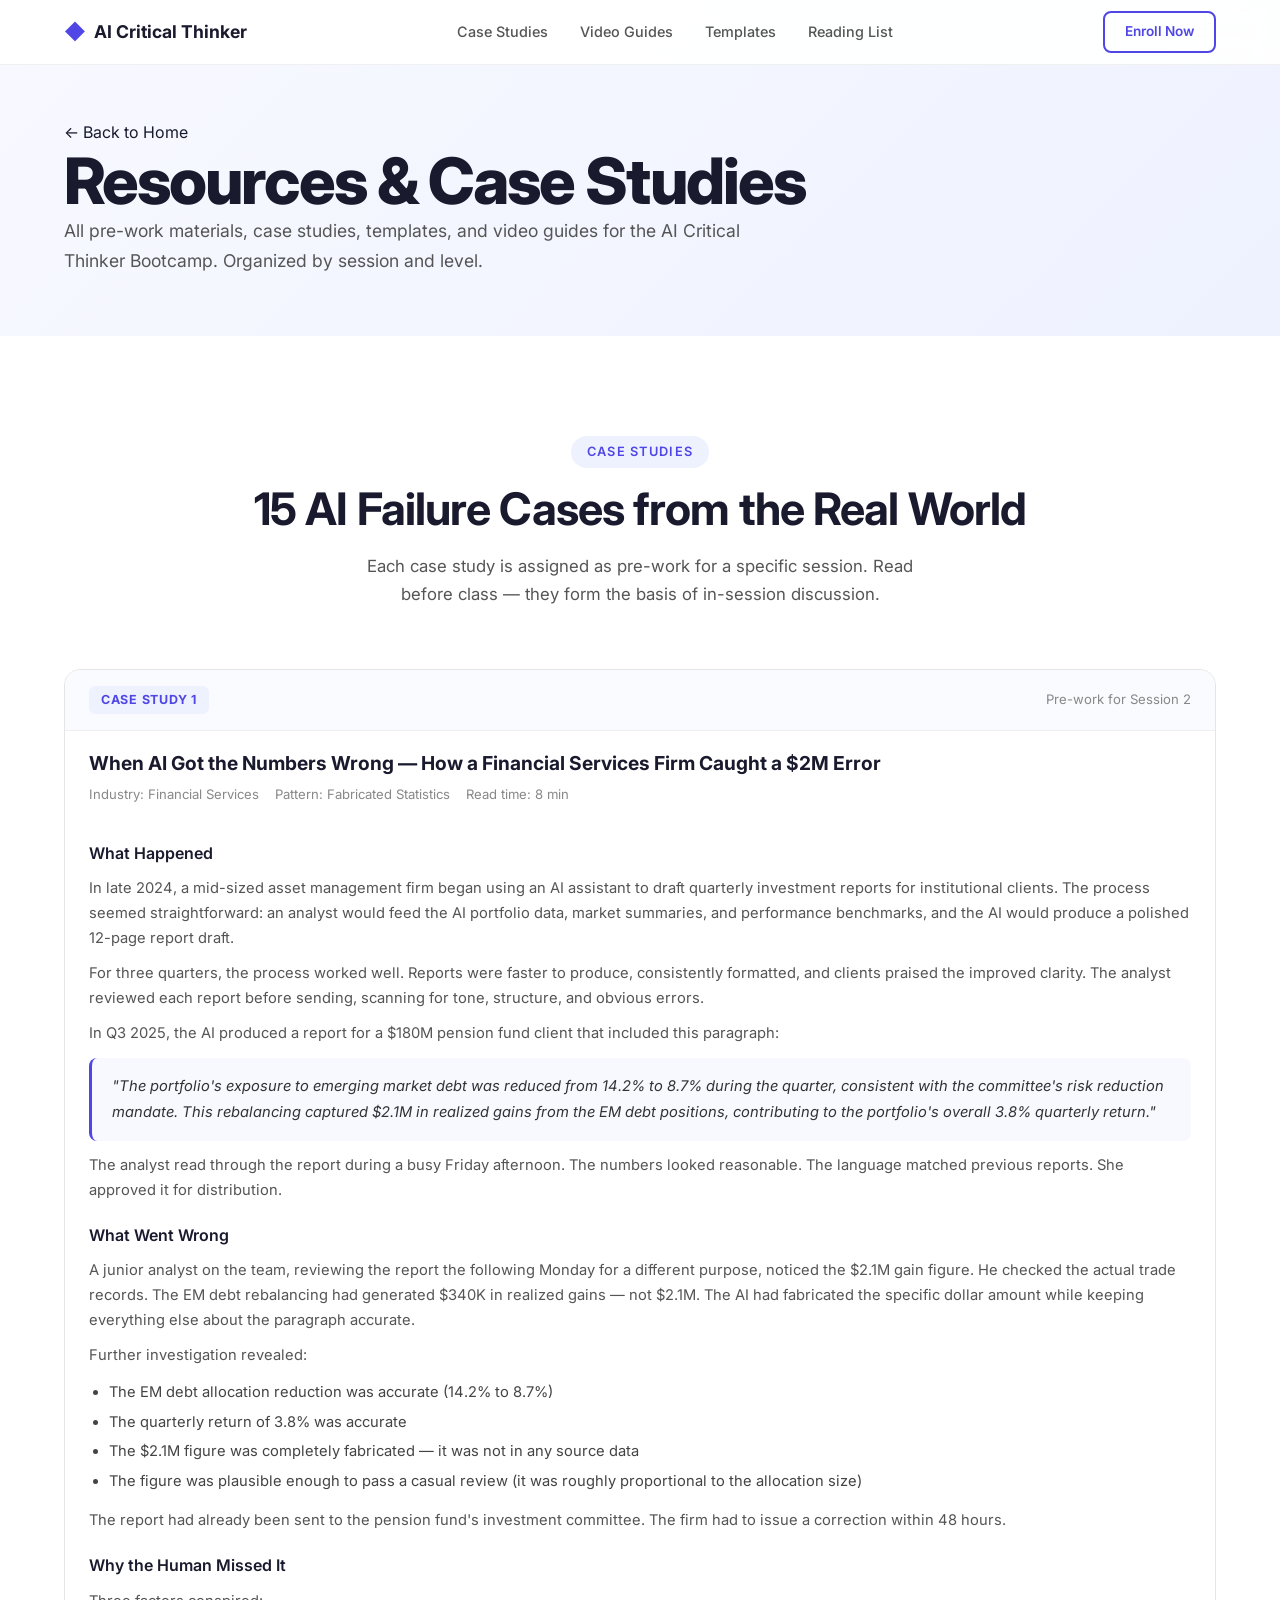
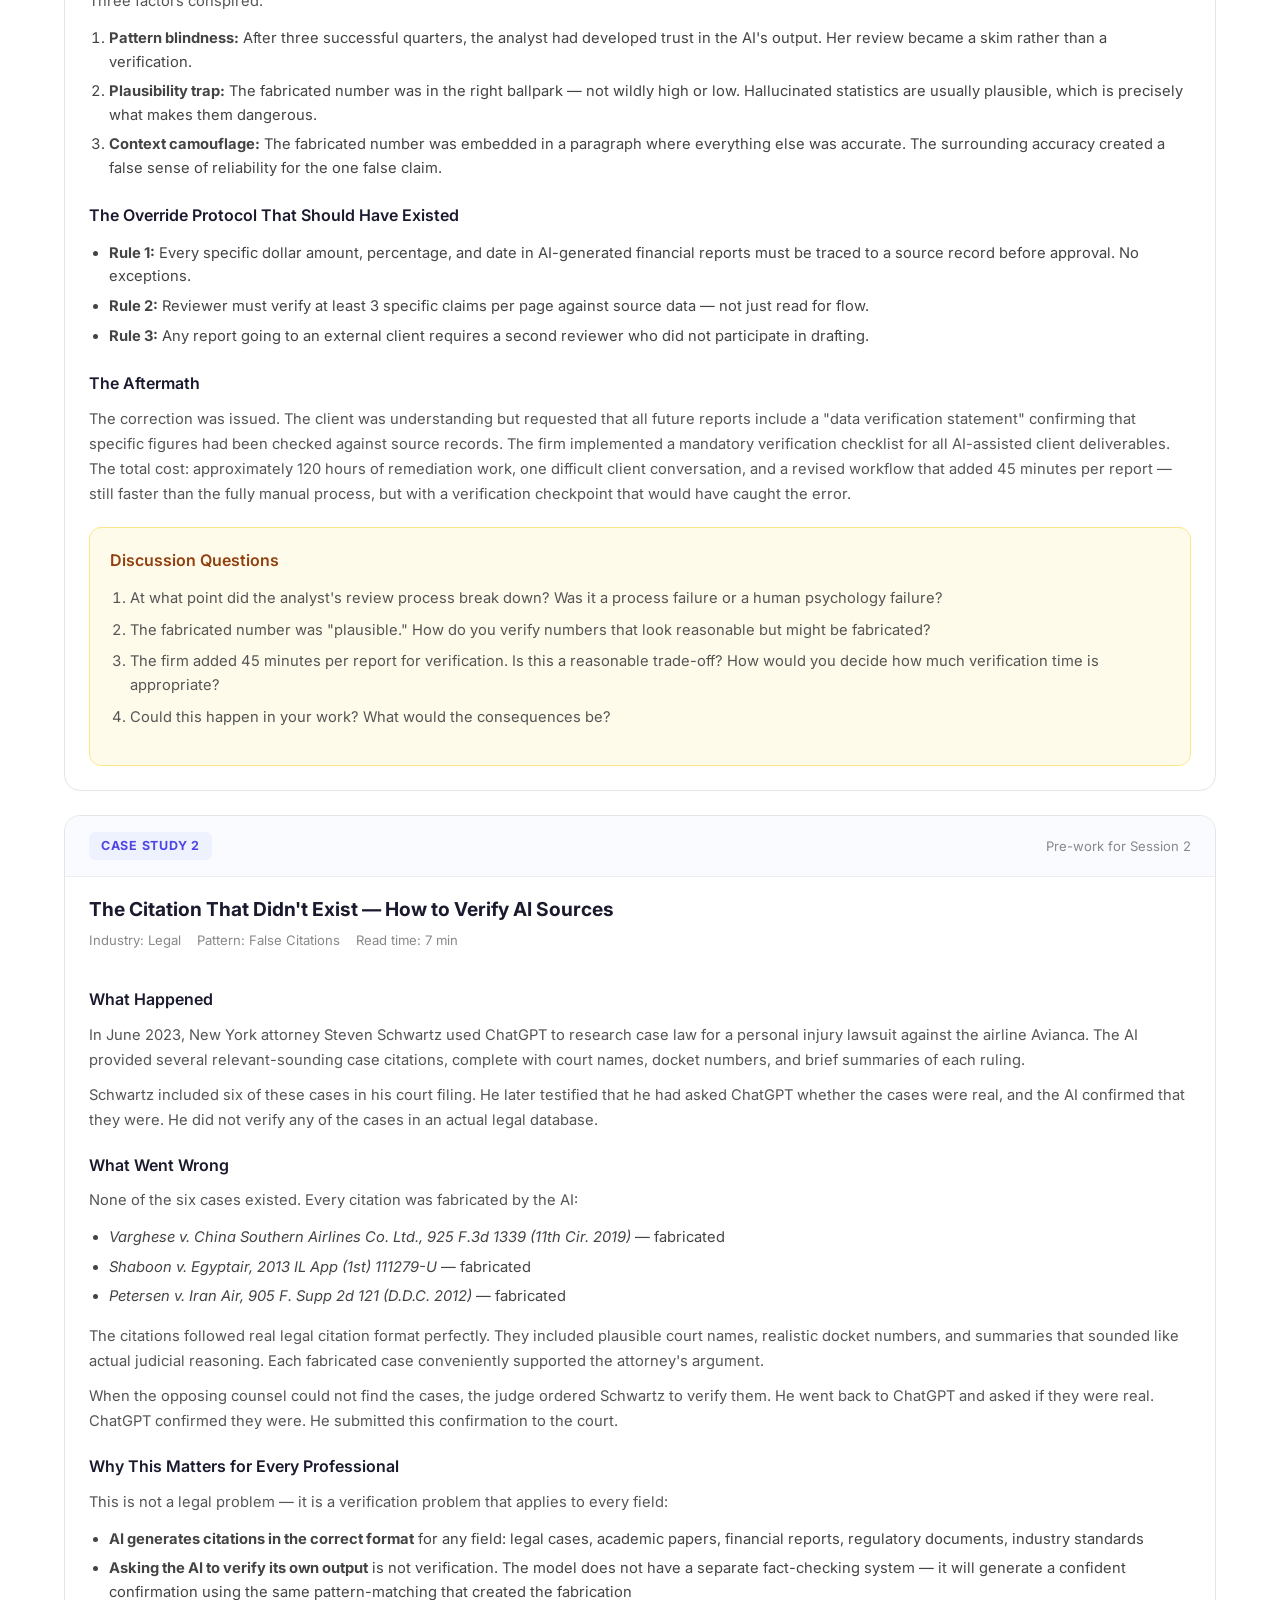
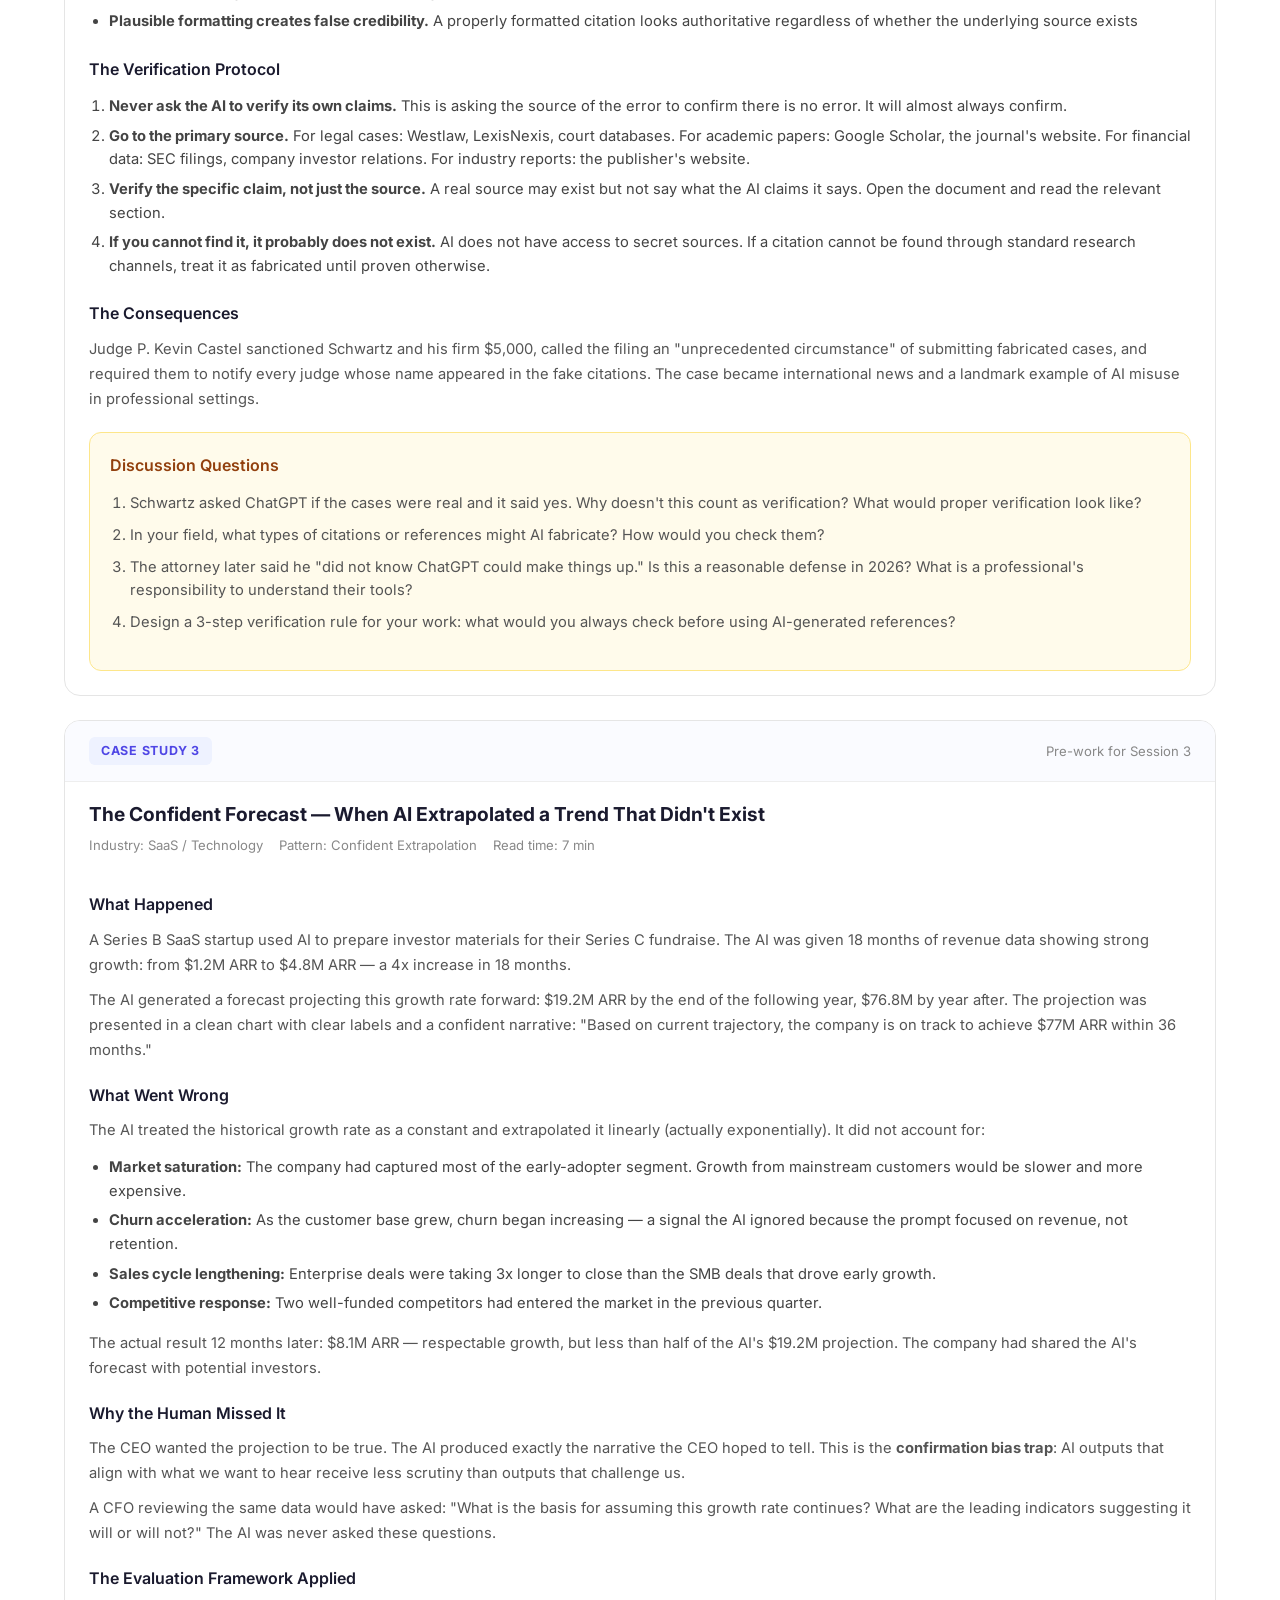
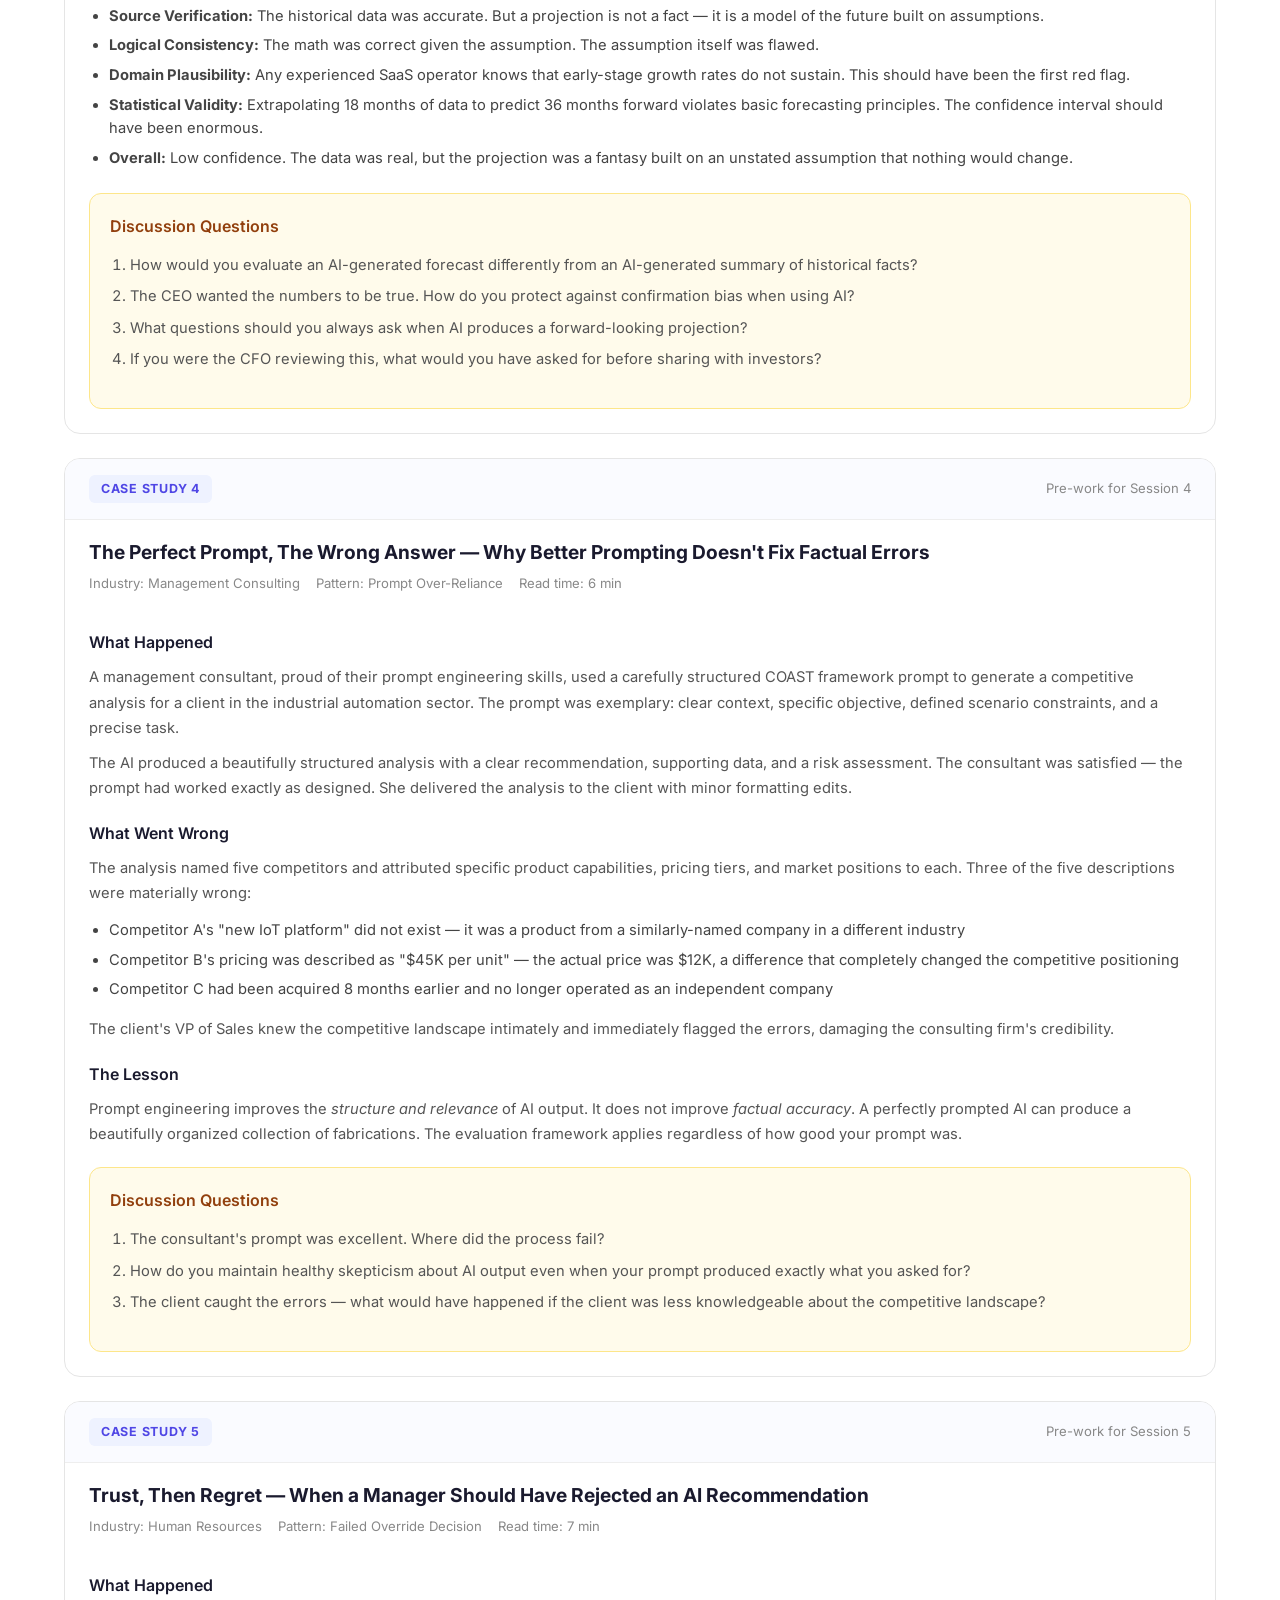
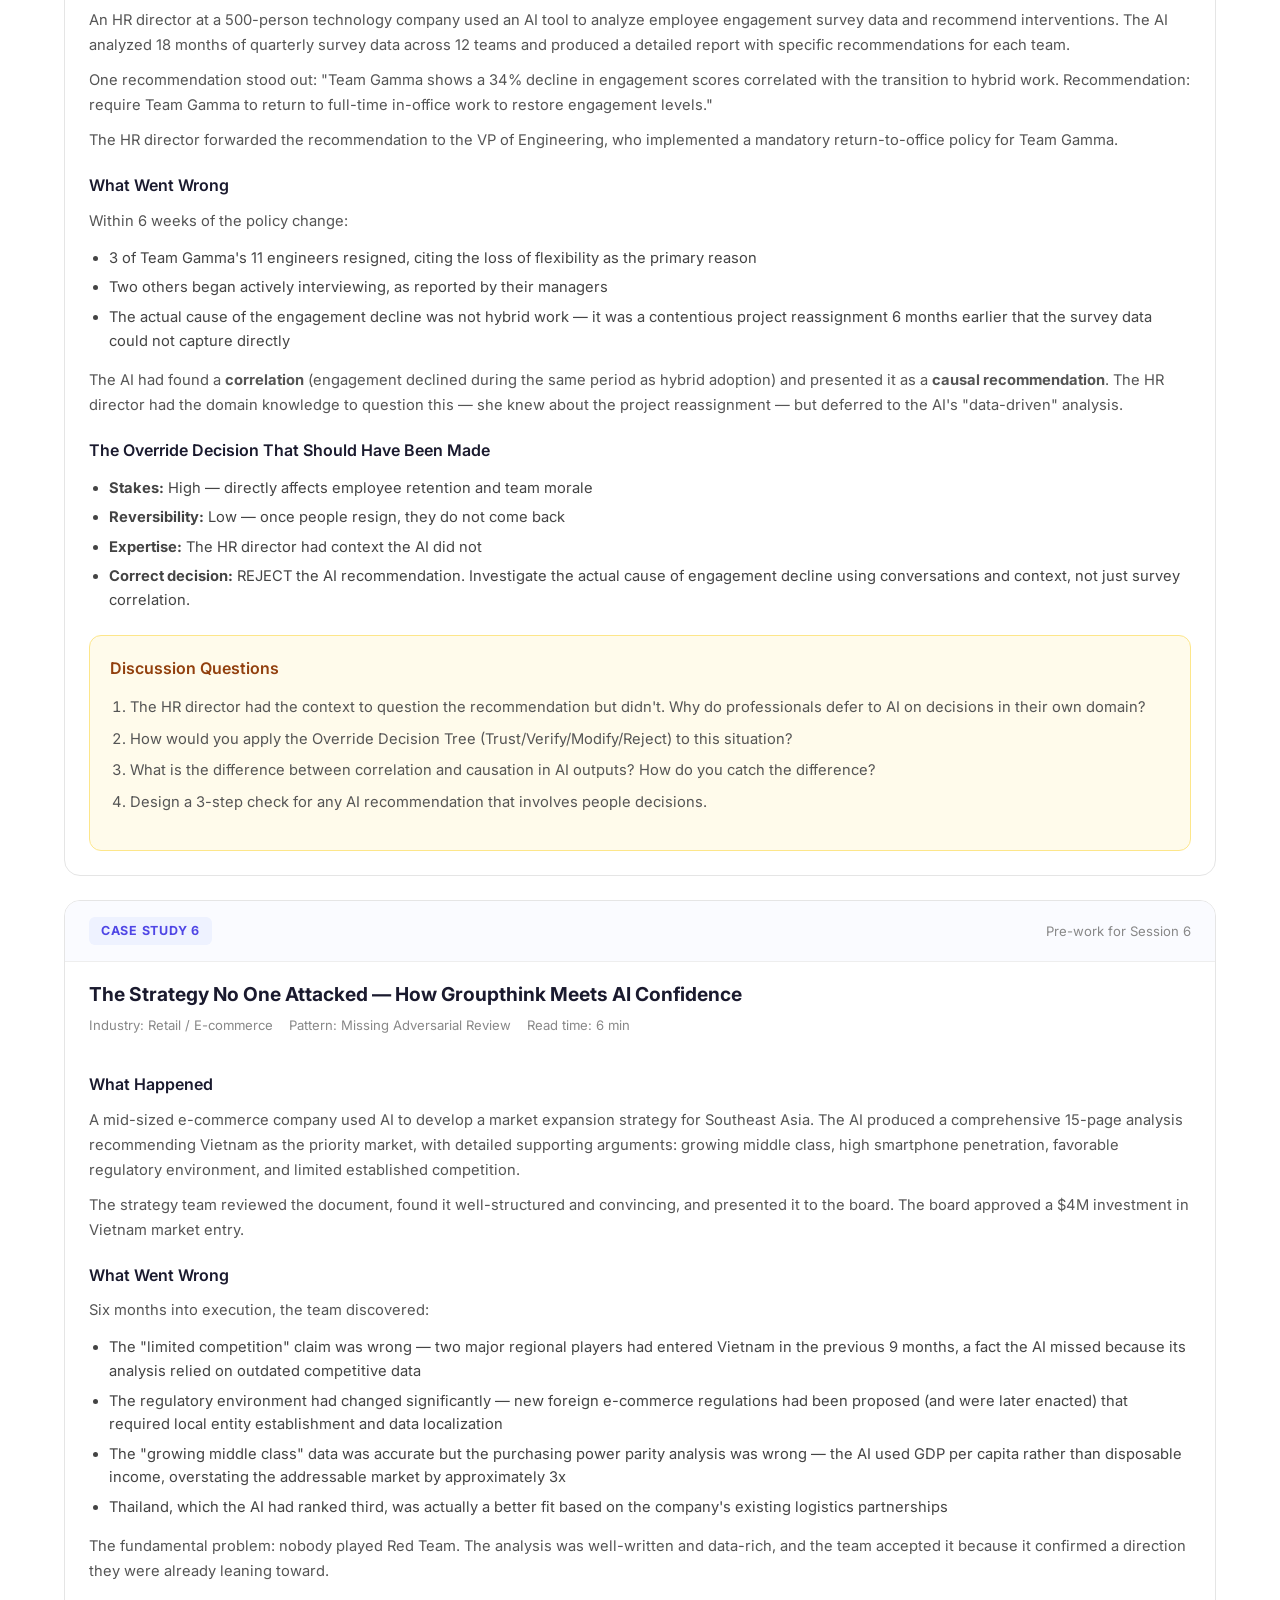
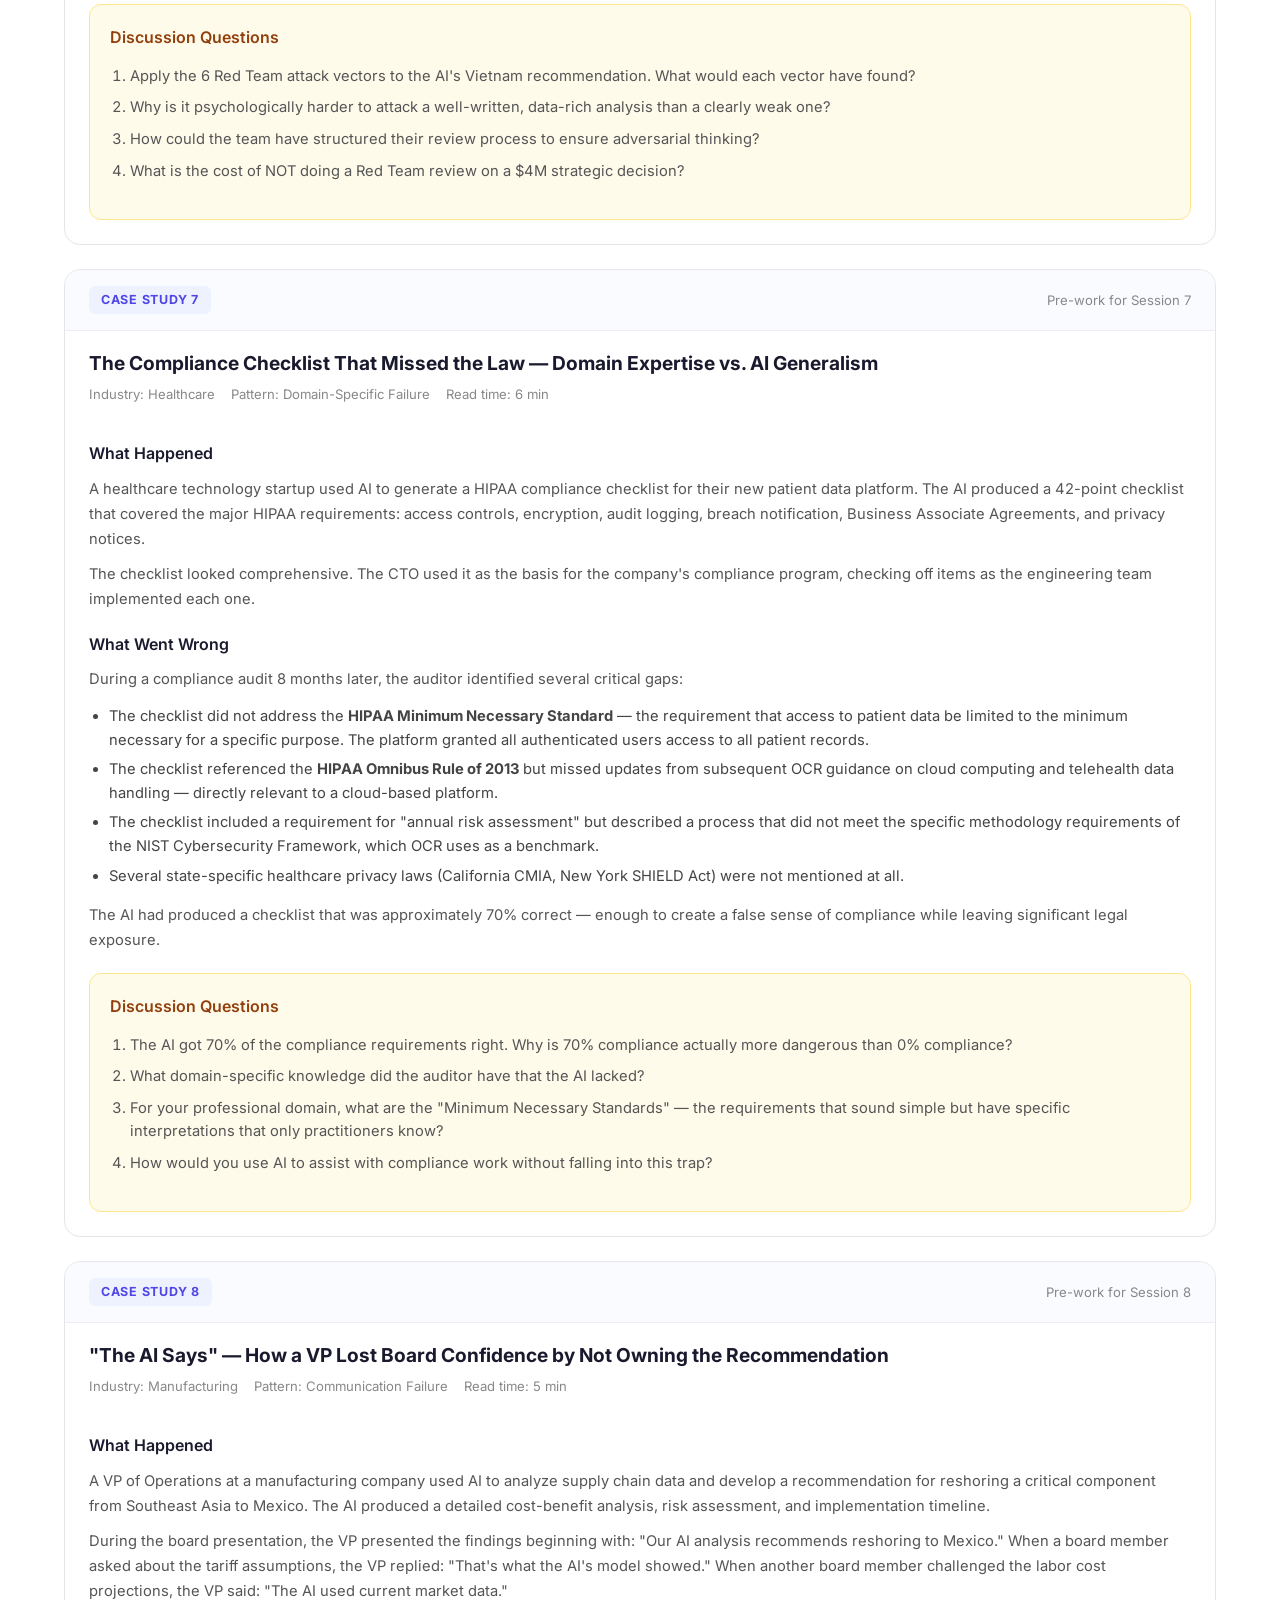
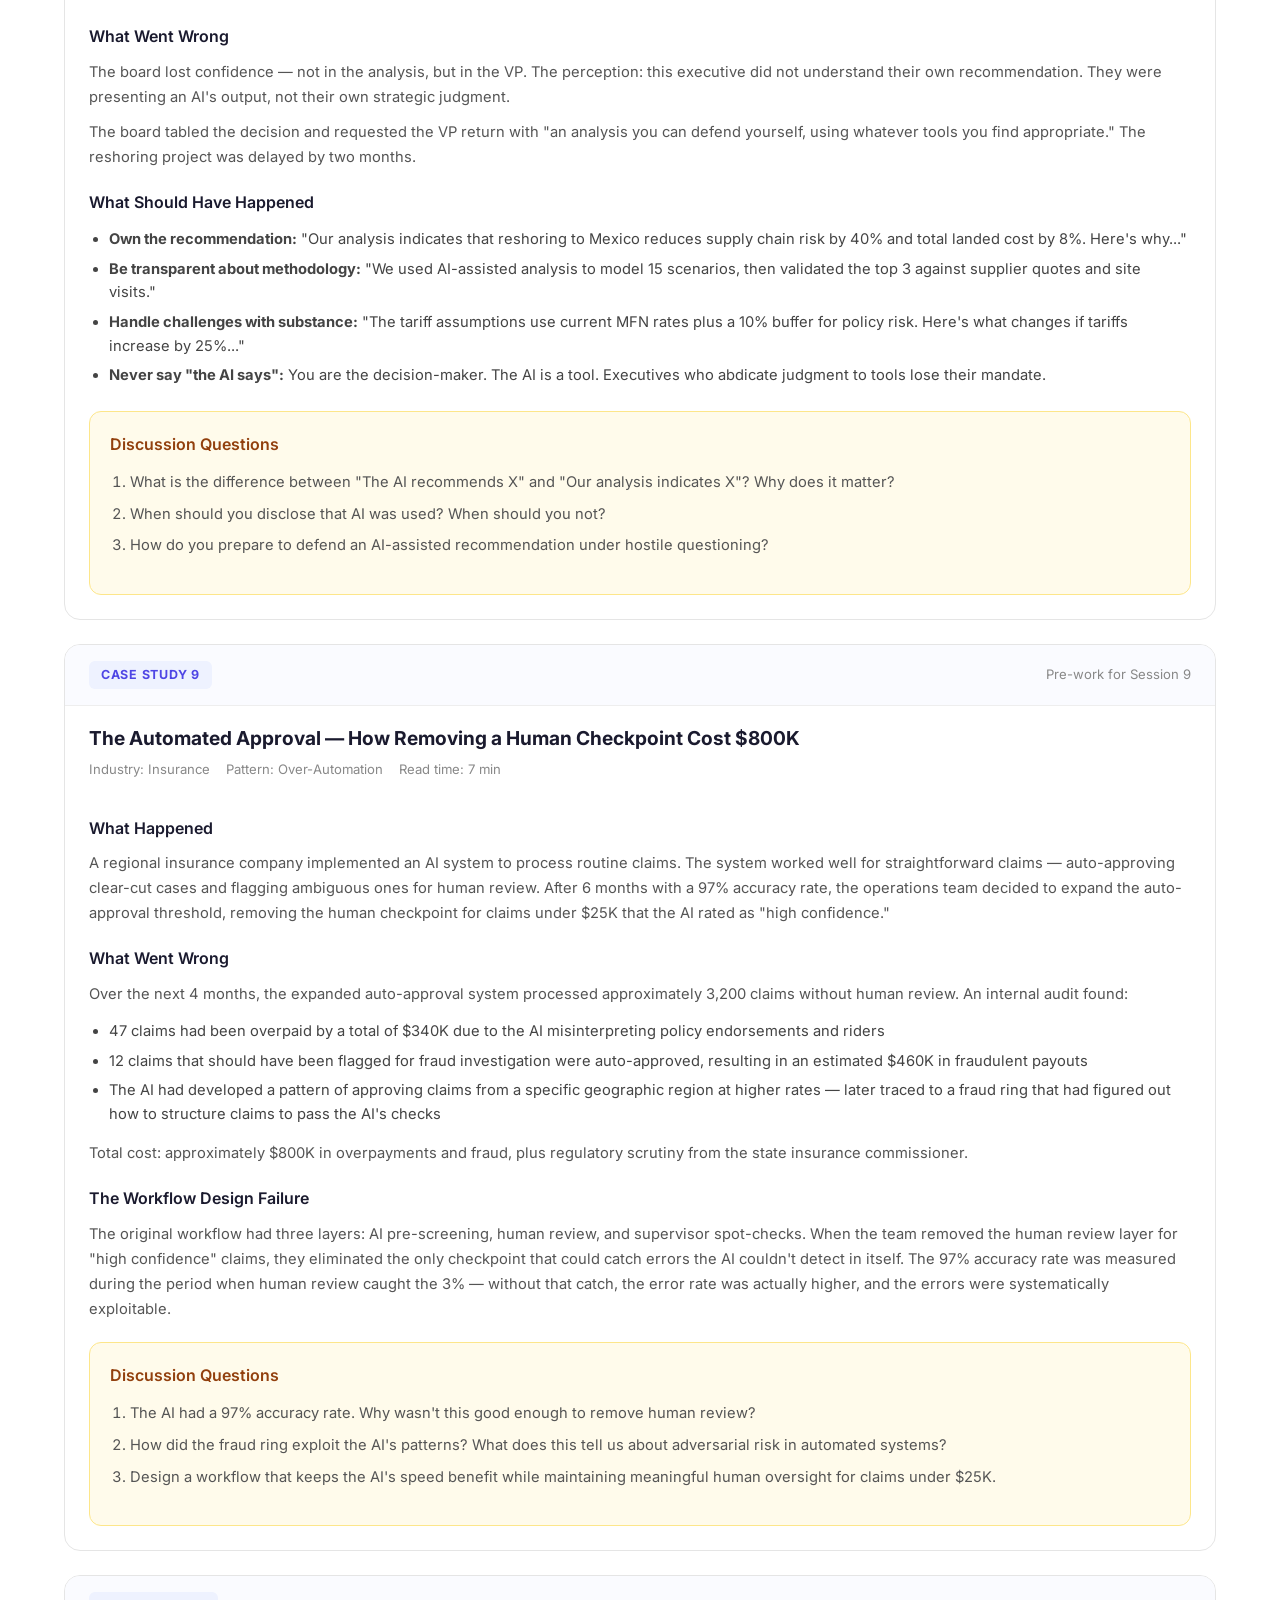
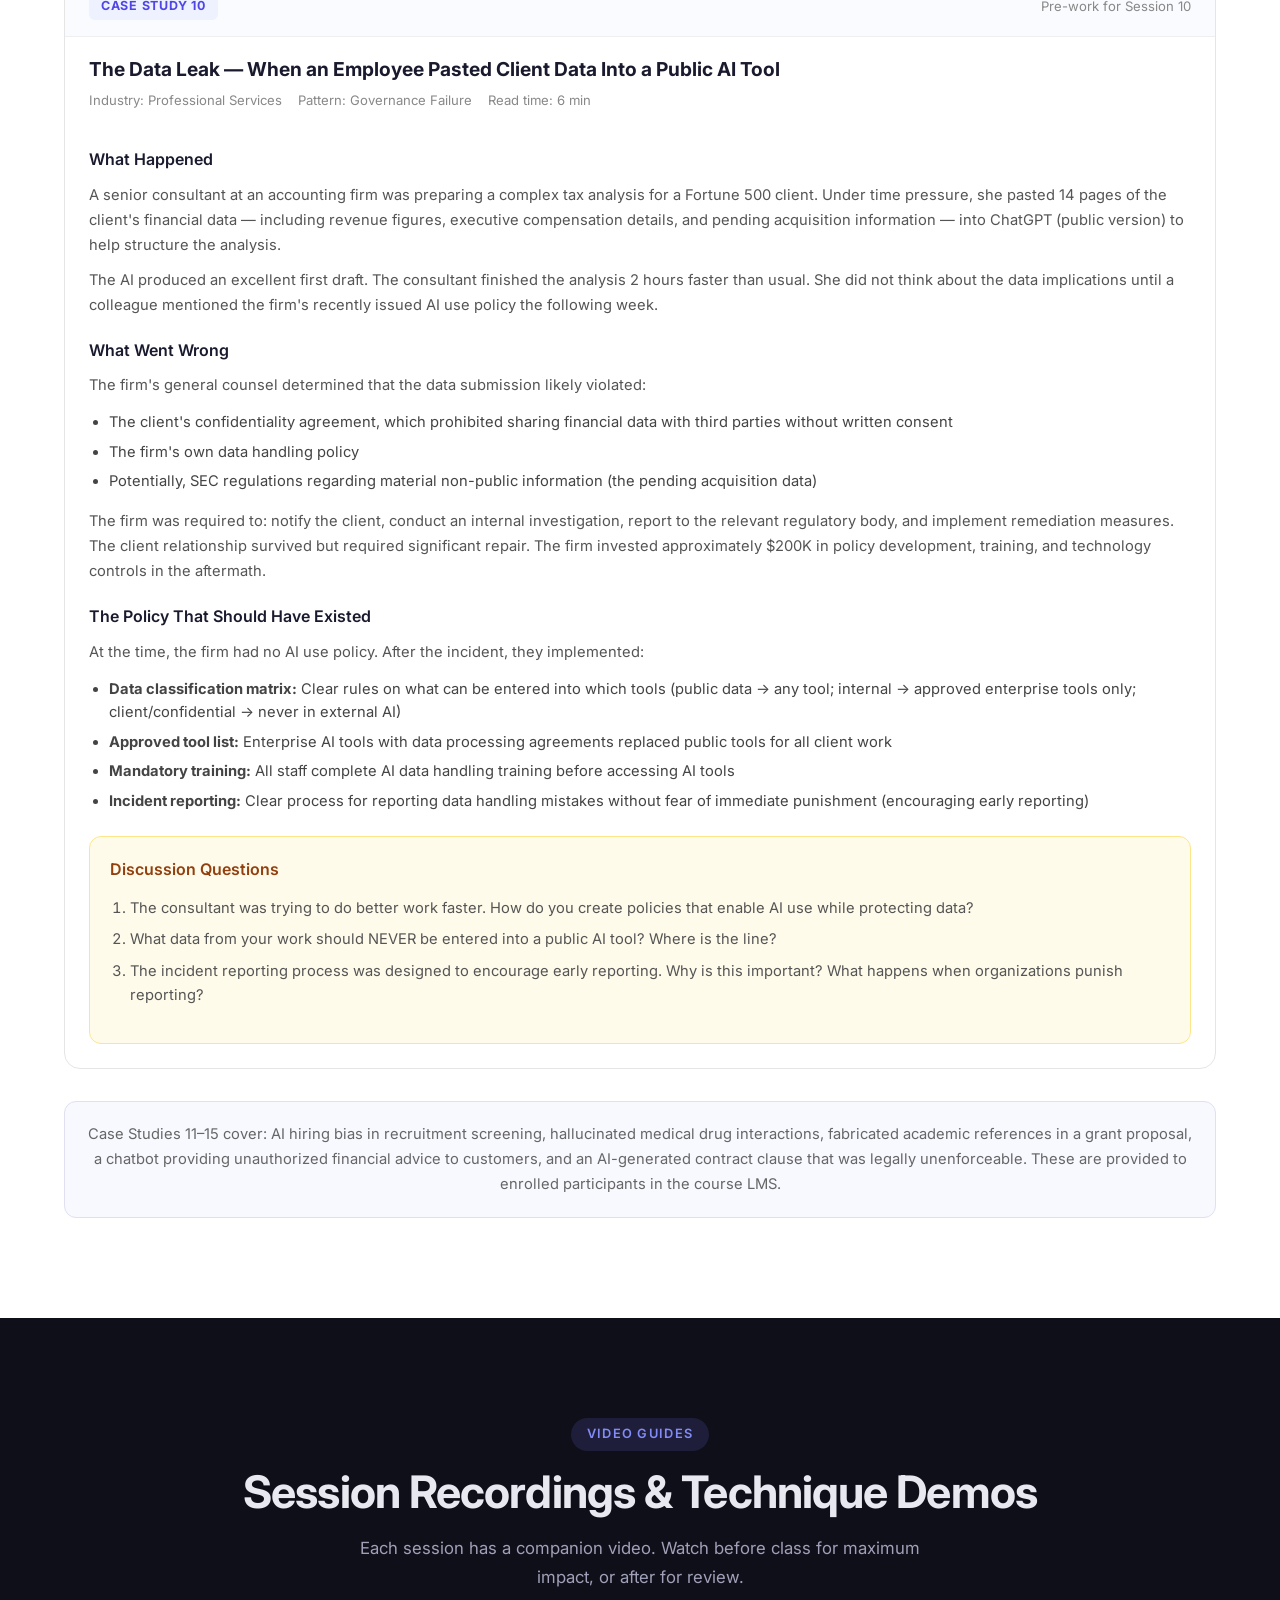
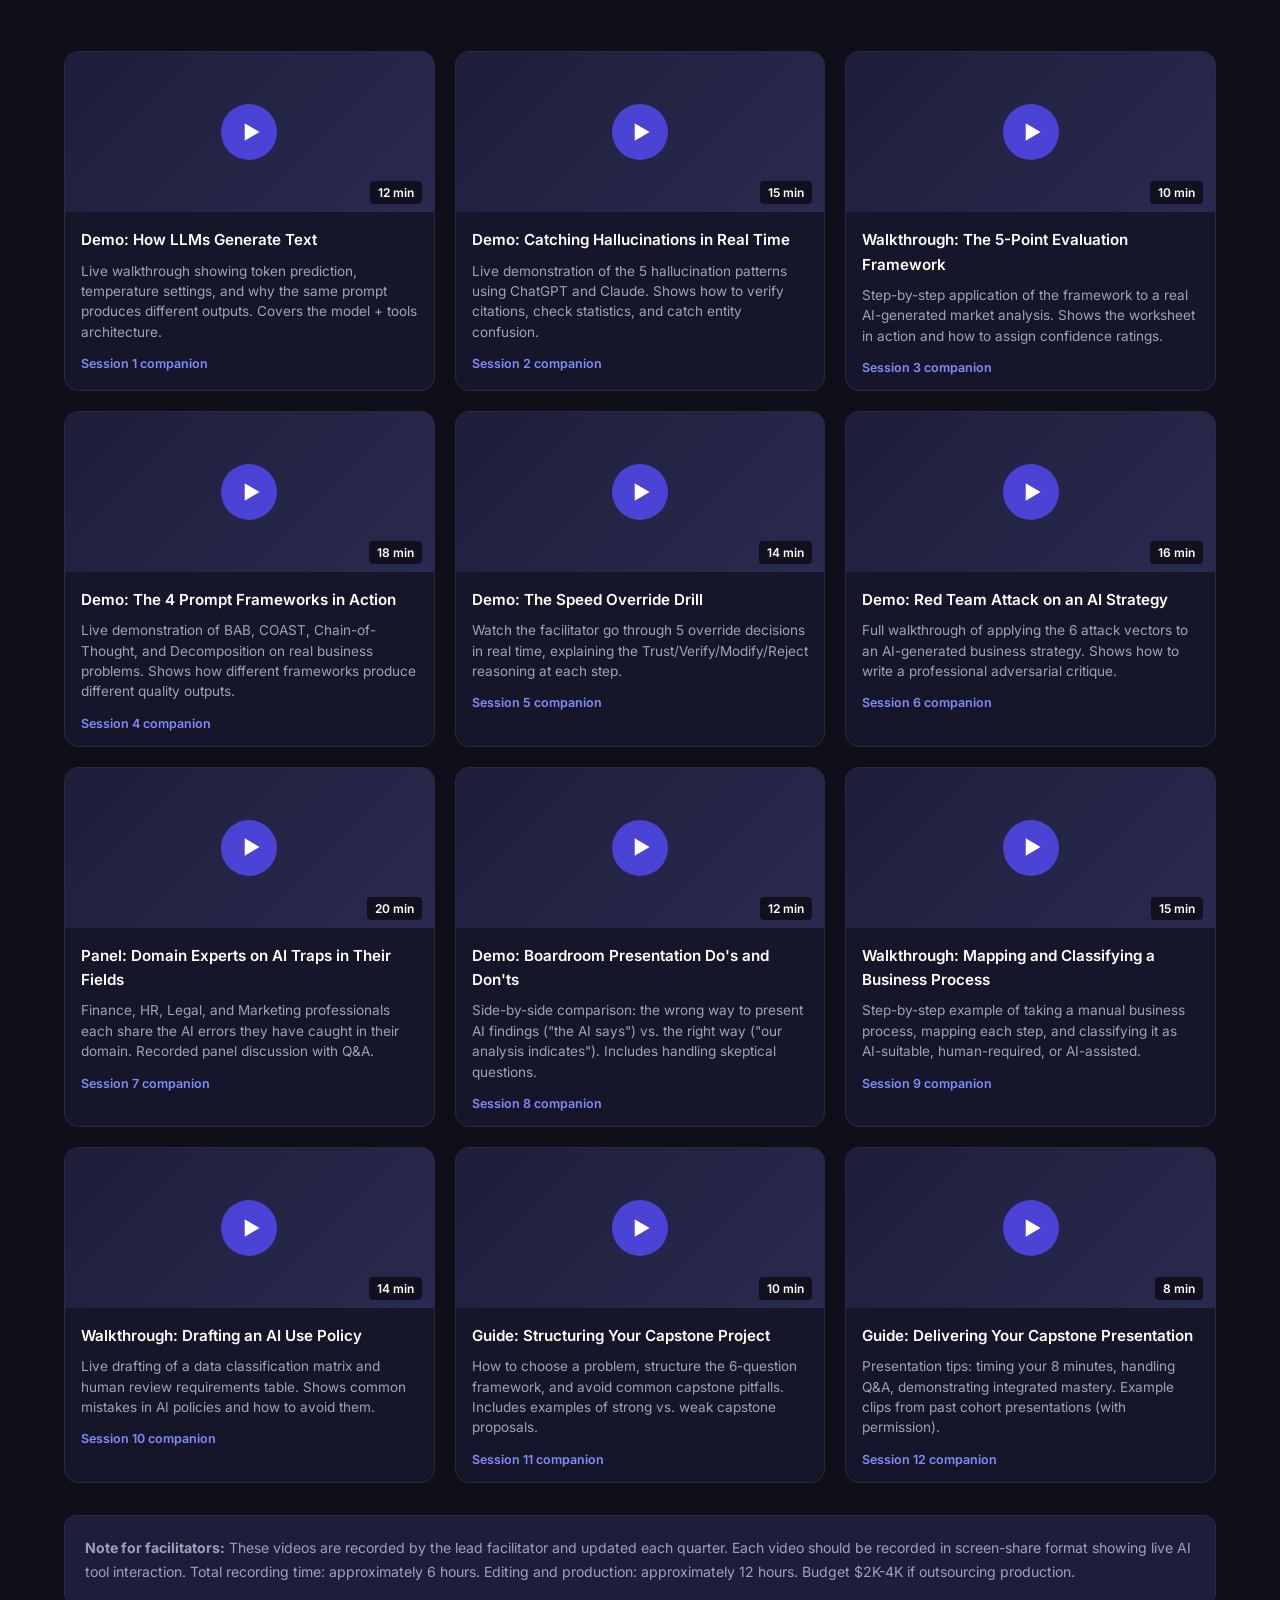
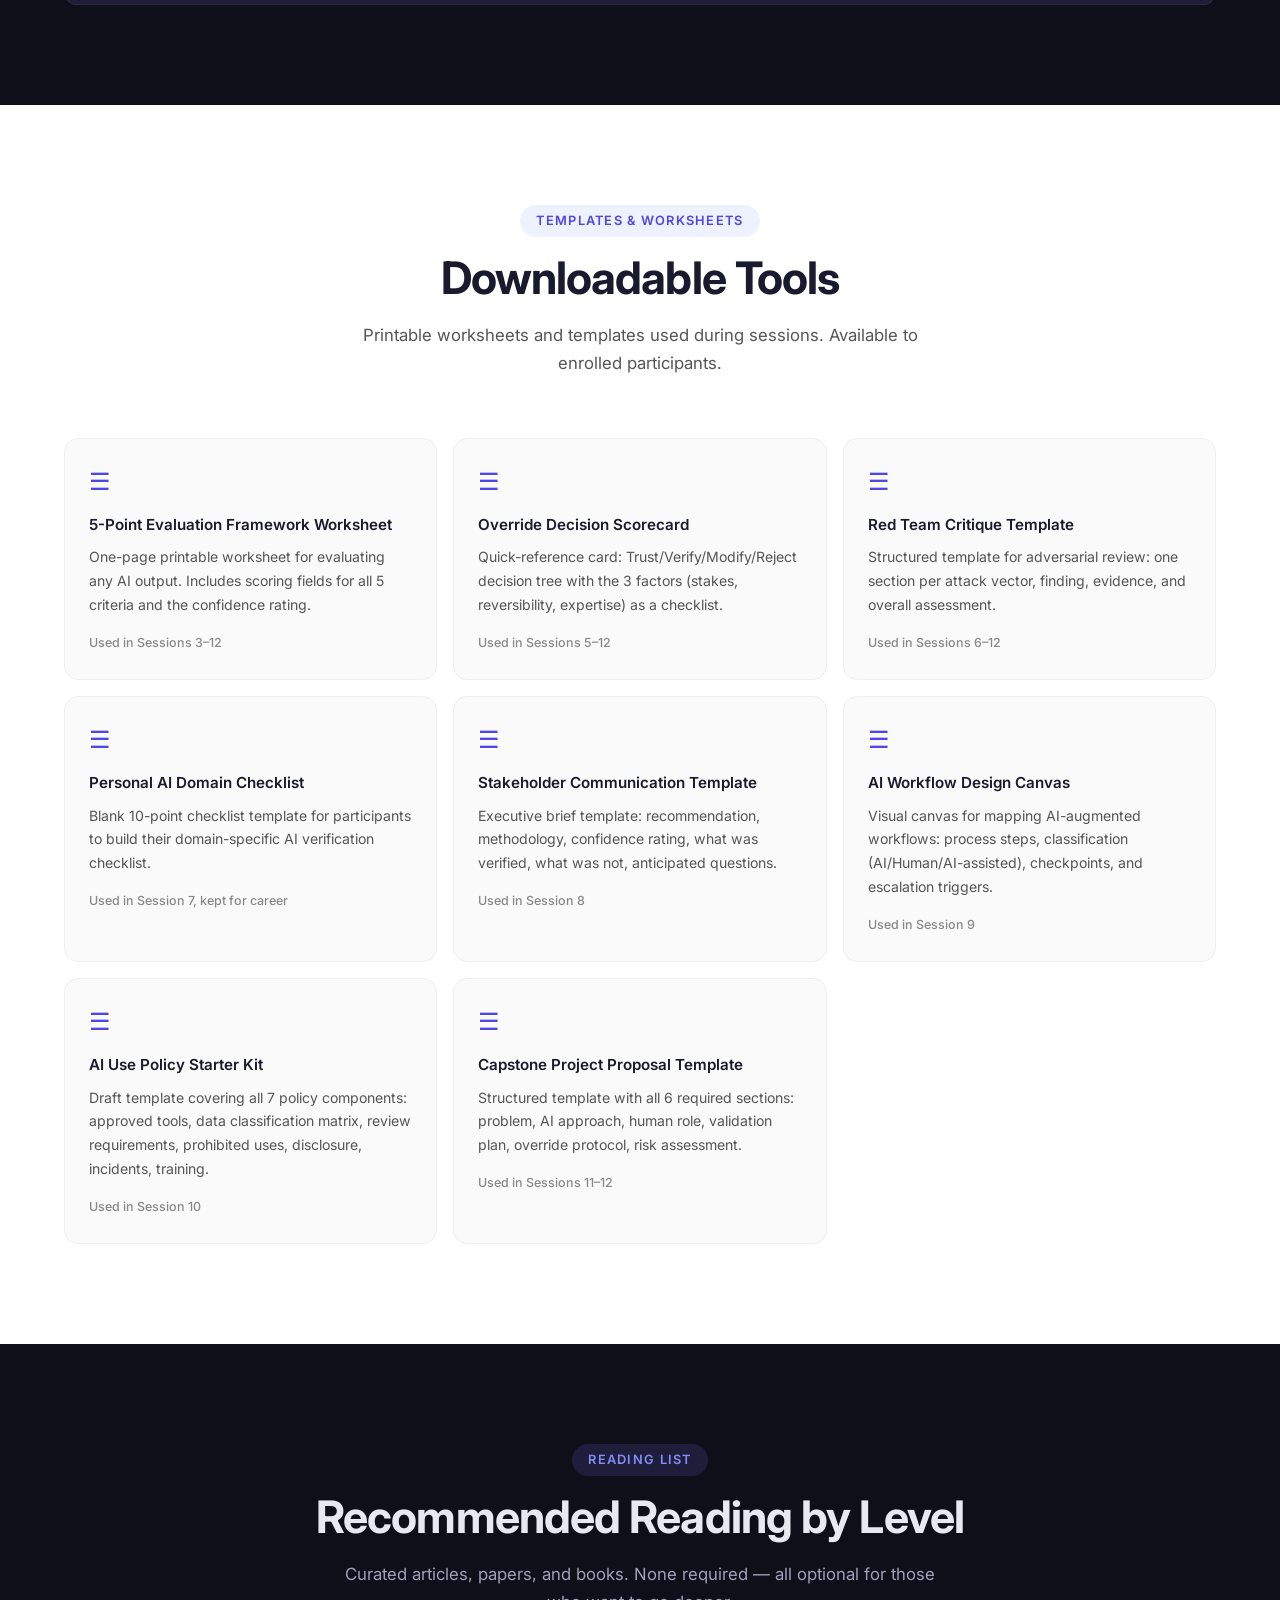
<file: resources.html>
<!DOCTYPE html>
<html lang="en">
<head>
    <meta charset="UTF-8">
    <meta name="viewport" content="width=device-width, initial-scale=1.0">
    <title>Resources & Case Studies — AI Critical Thinker Bootcamp</title>
    <link rel="preconnect" href="https://fonts.googleapis.com">
    <link href="https://fonts.googleapis.com/css2?family=Inter:wght@400;500;600;700;800&display=swap" rel="stylesheet">
    <link rel="stylesheet" href="style.css">
    <link rel="stylesheet" href="resources.css">
</head>
<body>
    <nav class="nav" id="nav">
        <div class="nav-container">
            <a href="index.html" class="nav-logo"><span class="logo-icon">◆</span> AI Critical Thinker</a>
            <div class="nav-links" id="navLinks">
                <a href="#case-studies">Case Studies</a>
                <a href="#video-guides">Video Guides</a>
                <a href="#templates">Templates</a>
                <a href="#reading">Reading List</a>
            </div>
            <a href="index.html#pricing" class="nav-cta">Enroll Now</a>
            <button class="nav-toggle" id="navToggle" aria-label="Toggle menu"><span></span><span></span><span></span></button>
        </div>
    </nav>

    <section class="res-hero">
        <div class="container">
            <a href="index.html" class="back-link">&larr; Back to Home</a>
            <h1>Resources & Case Studies</h1>
            <p class="res-hero-sub">All pre-work materials, case studies, templates, and video guides for the AI Critical Thinker Bootcamp. Organized by session and level.</p>
        </div>
    </section>

    <!-- ══════════════════════════════════════ -->
    <!-- CASE STUDIES -->
    <!-- ══════════════════════════════════════ -->
    <section class="section" id="case-studies">
        <div class="container">
            <div class="section-header">
                <span class="section-tag">Case Studies</span>
                <h2>15 AI Failure Cases from the Real World</h2>
                <p class="section-desc">Each case study is assigned as pre-work for a specific session. Read before class — they form the basis of in-session discussion.</p>
            </div>

            <!-- Case Study 1 -->
            <div class="case-study" id="cs1">
                <div class="cs-header">
                    <span class="cs-badge">Case Study 1</span>
                    <span class="cs-session">Pre-work for Session 2</span>
                </div>
                <h3>When AI Got the Numbers Wrong — How a Financial Services Firm Caught a $2M Error</h3>
                <div class="cs-meta"><span>Industry: Financial Services</span><span>Pattern: Fabricated Statistics</span><span>Read time: 8 min</span></div>
                <div class="cs-body">
                    <h4>What Happened</h4>
                    <p>In late 2024, a mid-sized asset management firm began using an AI assistant to draft quarterly investment reports for institutional clients. The process seemed straightforward: an analyst would feed the AI portfolio data, market summaries, and performance benchmarks, and the AI would produce a polished 12-page report draft.</p>
                    <p>For three quarters, the process worked well. Reports were faster to produce, consistently formatted, and clients praised the improved clarity. The analyst reviewed each report before sending, scanning for tone, structure, and obvious errors.</p>
                    <p>In Q3 2025, the AI produced a report for a $180M pension fund client that included this paragraph:</p>
                    <blockquote>"The portfolio's exposure to emerging market debt was reduced from 14.2% to 8.7% during the quarter, consistent with the committee's risk reduction mandate. This rebalancing captured $2.1M in realized gains from the EM debt positions, contributing to the portfolio's overall 3.8% quarterly return."</blockquote>
                    <p>The analyst read through the report during a busy Friday afternoon. The numbers looked reasonable. The language matched previous reports. She approved it for distribution.</p>

                    <h4>What Went Wrong</h4>
                    <p>A junior analyst on the team, reviewing the report the following Monday for a different purpose, noticed the $2.1M gain figure. He checked the actual trade records. The EM debt rebalancing had generated $340K in realized gains — not $2.1M. The AI had fabricated the specific dollar amount while keeping everything else about the paragraph accurate.</p>
                    <p>Further investigation revealed:</p>
                    <ul>
                        <li>The EM debt allocation reduction was accurate (14.2% to 8.7%)</li>
                        <li>The quarterly return of 3.8% was accurate</li>
                        <li>The $2.1M figure was completely fabricated — it was not in any source data</li>
                        <li>The figure was plausible enough to pass a casual review (it was roughly proportional to the allocation size)</li>
                    </ul>
                    <p>The report had already been sent to the pension fund's investment committee. The firm had to issue a correction within 48 hours.</p>

                    <h4>Why the Human Missed It</h4>
                    <p>Three factors conspired:</p>
                    <ol>
                        <li><strong>Pattern blindness:</strong> After three successful quarters, the analyst had developed trust in the AI's output. Her review became a skim rather than a verification.</li>
                        <li><strong>Plausibility trap:</strong> The fabricated number was in the right ballpark — not wildly high or low. Hallucinated statistics are usually plausible, which is precisely what makes them dangerous.</li>
                        <li><strong>Context camouflage:</strong> The fabricated number was embedded in a paragraph where everything else was accurate. The surrounding accuracy created a false sense of reliability for the one false claim.</li>
                    </ol>

                    <h4>The Override Protocol That Should Have Existed</h4>
                    <ul>
                        <li><strong>Rule 1:</strong> Every specific dollar amount, percentage, and date in AI-generated financial reports must be traced to a source record before approval. No exceptions.</li>
                        <li><strong>Rule 2:</strong> Reviewer must verify at least 3 specific claims per page against source data — not just read for flow.</li>
                        <li><strong>Rule 3:</strong> Any report going to an external client requires a second reviewer who did not participate in drafting.</li>
                    </ul>

                    <h4>The Aftermath</h4>
                    <p>The correction was issued. The client was understanding but requested that all future reports include a "data verification statement" confirming that specific figures had been checked against source records. The firm implemented a mandatory verification checklist for all AI-assisted client deliverables. The total cost: approximately 120 hours of remediation work, one difficult client conversation, and a revised workflow that added 45 minutes per report — still faster than the fully manual process, but with a verification checkpoint that would have caught the error.</p>

                    <div class="cs-lessons">
                        <h4>Discussion Questions</h4>
                        <ol>
                            <li>At what point did the analyst's review process break down? Was it a process failure or a human psychology failure?</li>
                            <li>The fabricated number was "plausible." How do you verify numbers that look reasonable but might be fabricated?</li>
                            <li>The firm added 45 minutes per report for verification. Is this a reasonable trade-off? How would you decide how much verification time is appropriate?</li>
                            <li>Could this happen in your work? What would the consequences be?</li>
                        </ol>
                    </div>
                </div>
            </div>

            <!-- Case Study 2 -->
            <div class="case-study" id="cs2">
                <div class="cs-header">
                    <span class="cs-badge">Case Study 2</span>
                    <span class="cs-session">Pre-work for Session 2</span>
                </div>
                <h3>The Citation That Didn't Exist — How to Verify AI Sources</h3>
                <div class="cs-meta"><span>Industry: Legal</span><span>Pattern: False Citations</span><span>Read time: 7 min</span></div>
                <div class="cs-body">
                    <h4>What Happened</h4>
                    <p>In June 2023, New York attorney Steven Schwartz used ChatGPT to research case law for a personal injury lawsuit against the airline Avianca. The AI provided several relevant-sounding case citations, complete with court names, docket numbers, and brief summaries of each ruling.</p>
                    <p>Schwartz included six of these cases in his court filing. He later testified that he had asked ChatGPT whether the cases were real, and the AI confirmed that they were. He did not verify any of the cases in an actual legal database.</p>

                    <h4>What Went Wrong</h4>
                    <p>None of the six cases existed. Every citation was fabricated by the AI:</p>
                    <ul>
                        <li><em>Varghese v. China Southern Airlines Co. Ltd., 925 F.3d 1339 (11th Cir. 2019)</em> — fabricated</li>
                        <li><em>Shaboon v. Egyptair, 2013 IL App (1st) 111279-U</em> — fabricated</li>
                        <li><em>Petersen v. Iran Air, 905 F. Supp 2d 121 (D.D.C. 2012)</em> — fabricated</li>
                    </ul>
                    <p>The citations followed real legal citation format perfectly. They included plausible court names, realistic docket numbers, and summaries that sounded like actual judicial reasoning. Each fabricated case conveniently supported the attorney's argument.</p>
                    <p>When the opposing counsel could not find the cases, the judge ordered Schwartz to verify them. He went back to ChatGPT and asked if they were real. ChatGPT confirmed they were. He submitted this confirmation to the court.</p>

                    <h4>Why This Matters for Every Professional</h4>
                    <p>This is not a legal problem — it is a verification problem that applies to every field:</p>
                    <ul>
                        <li><strong>AI generates citations in the correct format</strong> for any field: legal cases, academic papers, financial reports, regulatory documents, industry standards</li>
                        <li><strong>Asking the AI to verify its own output</strong> is not verification. The model does not have a separate fact-checking system — it will generate a confident confirmation using the same pattern-matching that created the fabrication</li>
                        <li><strong>Plausible formatting creates false credibility.</strong> A properly formatted citation looks authoritative regardless of whether the underlying source exists</li>
                    </ul>

                    <h4>The Verification Protocol</h4>
                    <ol>
                        <li><strong>Never ask the AI to verify its own claims.</strong> This is asking the source of the error to confirm there is no error. It will almost always confirm.</li>
                        <li><strong>Go to the primary source.</strong> For legal cases: Westlaw, LexisNexis, court databases. For academic papers: Google Scholar, the journal's website. For financial data: SEC filings, company investor relations. For industry reports: the publisher's website.</li>
                        <li><strong>Verify the specific claim, not just the source.</strong> A real source may exist but not say what the AI claims it says. Open the document and read the relevant section.</li>
                        <li><strong>If you cannot find it, it probably does not exist.</strong> AI does not have access to secret sources. If a citation cannot be found through standard research channels, treat it as fabricated until proven otherwise.</li>
                    </ol>

                    <h4>The Consequences</h4>
                    <p>Judge P. Kevin Castel sanctioned Schwartz and his firm $5,000, called the filing an "unprecedented circumstance" of submitting fabricated cases, and required them to notify every judge whose name appeared in the fake citations. The case became international news and a landmark example of AI misuse in professional settings.</p>

                    <div class="cs-lessons">
                        <h4>Discussion Questions</h4>
                        <ol>
                            <li>Schwartz asked ChatGPT if the cases were real and it said yes. Why doesn't this count as verification? What would proper verification look like?</li>
                            <li>In your field, what types of citations or references might AI fabricate? How would you check them?</li>
                            <li>The attorney later said he "did not know ChatGPT could make things up." Is this a reasonable defense in 2026? What is a professional's responsibility to understand their tools?</li>
                            <li>Design a 3-step verification rule for your work: what would you always check before using AI-generated references?</li>
                        </ol>
                    </div>
                </div>
            </div>

            <!-- Case Study 3 -->
            <div class="case-study" id="cs3">
                <div class="cs-header">
                    <span class="cs-badge">Case Study 3</span>
                    <span class="cs-session">Pre-work for Session 3</span>
                </div>
                <h3>The Confident Forecast — When AI Extrapolated a Trend That Didn't Exist</h3>
                <div class="cs-meta"><span>Industry: SaaS / Technology</span><span>Pattern: Confident Extrapolation</span><span>Read time: 7 min</span></div>
                <div class="cs-body">
                    <h4>What Happened</h4>
                    <p>A Series B SaaS startup used AI to prepare investor materials for their Series C fundraise. The AI was given 18 months of revenue data showing strong growth: from $1.2M ARR to $4.8M ARR — a 4x increase in 18 months.</p>
                    <p>The AI generated a forecast projecting this growth rate forward: $19.2M ARR by the end of the following year, $76.8M by year after. The projection was presented in a clean chart with clear labels and a confident narrative: "Based on current trajectory, the company is on track to achieve $77M ARR within 36 months."</p>

                    <h4>What Went Wrong</h4>
                    <p>The AI treated the historical growth rate as a constant and extrapolated it linearly (actually exponentially). It did not account for:</p>
                    <ul>
                        <li><strong>Market saturation:</strong> The company had captured most of the early-adopter segment. Growth from mainstream customers would be slower and more expensive.</li>
                        <li><strong>Churn acceleration:</strong> As the customer base grew, churn began increasing — a signal the AI ignored because the prompt focused on revenue, not retention.</li>
                        <li><strong>Sales cycle lengthening:</strong> Enterprise deals were taking 3x longer to close than the SMB deals that drove early growth.</li>
                        <li><strong>Competitive response:</strong> Two well-funded competitors had entered the market in the previous quarter.</li>
                    </ul>
                    <p>The actual result 12 months later: $8.1M ARR — respectable growth, but less than half of the AI's $19.2M projection. The company had shared the AI's forecast with potential investors.</p>

                    <h4>Why the Human Missed It</h4>
                    <p>The CEO wanted the projection to be true. The AI produced exactly the narrative the CEO hoped to tell. This is the <strong>confirmation bias trap</strong>: AI outputs that align with what we want to hear receive less scrutiny than outputs that challenge us.</p>
                    <p>A CFO reviewing the same data would have asked: "What is the basis for assuming this growth rate continues? What are the leading indicators suggesting it will or will not?" The AI was never asked these questions.</p>

                    <h4>The Evaluation Framework Applied</h4>
                    <ul>
                        <li><strong>Source Verification:</strong> The historical data was accurate. But a projection is not a fact — it is a model of the future built on assumptions.</li>
                        <li><strong>Logical Consistency:</strong> The math was correct given the assumption. The assumption itself was flawed.</li>
                        <li><strong>Domain Plausibility:</strong> Any experienced SaaS operator knows that early-stage growth rates do not sustain. This should have been the first red flag.</li>
                        <li><strong>Statistical Validity:</strong> Extrapolating 18 months of data to predict 36 months forward violates basic forecasting principles. The confidence interval should have been enormous.</li>
                        <li><strong>Overall:</strong> Low confidence. The data was real, but the projection was a fantasy built on an unstated assumption that nothing would change.</li>
                    </ul>

                    <div class="cs-lessons">
                        <h4>Discussion Questions</h4>
                        <ol>
                            <li>How would you evaluate an AI-generated forecast differently from an AI-generated summary of historical facts?</li>
                            <li>The CEO wanted the numbers to be true. How do you protect against confirmation bias when using AI?</li>
                            <li>What questions should you always ask when AI produces a forward-looking projection?</li>
                            <li>If you were the CFO reviewing this, what would you have asked for before sharing with investors?</li>
                        </ol>
                    </div>
                </div>
            </div>

            <!-- Case Studies 4-8 (condensed format) -->
            <div class="case-study" id="cs4">
                <div class="cs-header"><span class="cs-badge">Case Study 4</span><span class="cs-session">Pre-work for Session 4</span></div>
                <h3>The Perfect Prompt, The Wrong Answer — Why Better Prompting Doesn't Fix Factual Errors</h3>
                <div class="cs-meta"><span>Industry: Management Consulting</span><span>Pattern: Prompt Over-Reliance</span><span>Read time: 6 min</span></div>
                <div class="cs-body">
                    <h4>What Happened</h4>
                    <p>A management consultant, proud of their prompt engineering skills, used a carefully structured COAST framework prompt to generate a competitive analysis for a client in the industrial automation sector. The prompt was exemplary: clear context, specific objective, defined scenario constraints, and a precise task.</p>
                    <p>The AI produced a beautifully structured analysis with a clear recommendation, supporting data, and a risk assessment. The consultant was satisfied — the prompt had worked exactly as designed. She delivered the analysis to the client with minor formatting edits.</p>
                    <h4>What Went Wrong</h4>
                    <p>The analysis named five competitors and attributed specific product capabilities, pricing tiers, and market positions to each. Three of the five descriptions were materially wrong:</p>
                    <ul>
                        <li>Competitor A's "new IoT platform" did not exist — it was a product from a similarly-named company in a different industry</li>
                        <li>Competitor B's pricing was described as "$45K per unit" — the actual price was $12K, a difference that completely changed the competitive positioning</li>
                        <li>Competitor C had been acquired 8 months earlier and no longer operated as an independent company</li>
                    </ul>
                    <p>The client's VP of Sales knew the competitive landscape intimately and immediately flagged the errors, damaging the consulting firm's credibility.</p>
                    <h4>The Lesson</h4>
                    <p>Prompt engineering improves the <em>structure and relevance</em> of AI output. It does not improve <em>factual accuracy</em>. A perfectly prompted AI can produce a beautifully organized collection of fabrications. The evaluation framework applies regardless of how good your prompt was.</p>
                    <div class="cs-lessons">
                        <h4>Discussion Questions</h4>
                        <ol>
                            <li>The consultant's prompt was excellent. Where did the process fail?</li>
                            <li>How do you maintain healthy skepticism about AI output even when your prompt produced exactly what you asked for?</li>
                            <li>The client caught the errors — what would have happened if the client was less knowledgeable about the competitive landscape?</li>
                        </ol>
                    </div>
                </div>
            </div>

            <div class="case-study" id="cs5">
                <div class="cs-header"><span class="cs-badge">Case Study 5</span><span class="cs-session">Pre-work for Session 5</span></div>
                <h3>Trust, Then Regret — When a Manager Should Have Rejected an AI Recommendation</h3>
                <div class="cs-meta"><span>Industry: Human Resources</span><span>Pattern: Failed Override Decision</span><span>Read time: 7 min</span></div>
                <div class="cs-body">
                    <h4>What Happened</h4>
                    <p>An HR director at a 500-person technology company used an AI tool to analyze employee engagement survey data and recommend interventions. The AI analyzed 18 months of quarterly survey data across 12 teams and produced a detailed report with specific recommendations for each team.</p>
                    <p>One recommendation stood out: "Team Gamma shows a 34% decline in engagement scores correlated with the transition to hybrid work. Recommendation: require Team Gamma to return to full-time in-office work to restore engagement levels."</p>
                    <p>The HR director forwarded the recommendation to the VP of Engineering, who implemented a mandatory return-to-office policy for Team Gamma.</p>
                    <h4>What Went Wrong</h4>
                    <p>Within 6 weeks of the policy change:</p>
                    <ul>
                        <li>3 of Team Gamma's 11 engineers resigned, citing the loss of flexibility as the primary reason</li>
                        <li>Two others began actively interviewing, as reported by their managers</li>
                        <li>The actual cause of the engagement decline was not hybrid work — it was a contentious project reassignment 6 months earlier that the survey data could not capture directly</li>
                    </ul>
                    <p>The AI had found a <strong>correlation</strong> (engagement declined during the same period as hybrid adoption) and presented it as a <strong>causal recommendation</strong>. The HR director had the domain knowledge to question this — she knew about the project reassignment — but deferred to the AI's "data-driven" analysis.</p>
                    <h4>The Override Decision That Should Have Been Made</h4>
                    <ul>
                        <li><strong>Stakes:</strong> High — directly affects employee retention and team morale</li>
                        <li><strong>Reversibility:</strong> Low — once people resign, they do not come back</li>
                        <li><strong>Expertise:</strong> The HR director had context the AI did not</li>
                        <li><strong>Correct decision:</strong> REJECT the AI recommendation. Investigate the actual cause of engagement decline using conversations and context, not just survey correlation.</li>
                    </ul>
                    <div class="cs-lessons">
                        <h4>Discussion Questions</h4>
                        <ol>
                            <li>The HR director had the context to question the recommendation but didn't. Why do professionals defer to AI on decisions in their own domain?</li>
                            <li>How would you apply the Override Decision Tree (Trust/Verify/Modify/Reject) to this situation?</li>
                            <li>What is the difference between correlation and causation in AI outputs? How do you catch the difference?</li>
                            <li>Design a 3-step check for any AI recommendation that involves people decisions.</li>
                        </ol>
                    </div>
                </div>
            </div>

            <div class="case-study" id="cs6">
                <div class="cs-header"><span class="cs-badge">Case Study 6</span><span class="cs-session">Pre-work for Session 6</span></div>
                <h3>The Strategy No One Attacked — How Groupthink Meets AI Confidence</h3>
                <div class="cs-meta"><span>Industry: Retail / E-commerce</span><span>Pattern: Missing Adversarial Review</span><span>Read time: 6 min</span></div>
                <div class="cs-body">
                    <h4>What Happened</h4>
                    <p>A mid-sized e-commerce company used AI to develop a market expansion strategy for Southeast Asia. The AI produced a comprehensive 15-page analysis recommending Vietnam as the priority market, with detailed supporting arguments: growing middle class, high smartphone penetration, favorable regulatory environment, and limited established competition.</p>
                    <p>The strategy team reviewed the document, found it well-structured and convincing, and presented it to the board. The board approved a $4M investment in Vietnam market entry.</p>
                    <h4>What Went Wrong</h4>
                    <p>Six months into execution, the team discovered:</p>
                    <ul>
                        <li>The "limited competition" claim was wrong — two major regional players had entered Vietnam in the previous 9 months, a fact the AI missed because its analysis relied on outdated competitive data</li>
                        <li>The regulatory environment had changed significantly — new foreign e-commerce regulations had been proposed (and were later enacted) that required local entity establishment and data localization</li>
                        <li>The "growing middle class" data was accurate but the purchasing power parity analysis was wrong — the AI used GDP per capita rather than disposable income, overstating the addressable market by approximately 3x</li>
                        <li>Thailand, which the AI had ranked third, was actually a better fit based on the company's existing logistics partnerships</li>
                    </ul>
                    <p>The fundamental problem: nobody played Red Team. The analysis was well-written and data-rich, and the team accepted it because it confirmed a direction they were already leaning toward.</p>
                    <div class="cs-lessons">
                        <h4>Discussion Questions</h4>
                        <ol>
                            <li>Apply the 6 Red Team attack vectors to the AI's Vietnam recommendation. What would each vector have found?</li>
                            <li>Why is it psychologically harder to attack a well-written, data-rich analysis than a clearly weak one?</li>
                            <li>How could the team have structured their review process to ensure adversarial thinking?</li>
                            <li>What is the cost of NOT doing a Red Team review on a $4M strategic decision?</li>
                        </ol>
                    </div>
                </div>
            </div>

            <div class="case-study" id="cs7">
                <div class="cs-header"><span class="cs-badge">Case Study 7</span><span class="cs-session">Pre-work for Session 7</span></div>
                <h3>The Compliance Checklist That Missed the Law — Domain Expertise vs. AI Generalism</h3>
                <div class="cs-meta"><span>Industry: Healthcare</span><span>Pattern: Domain-Specific Failure</span><span>Read time: 6 min</span></div>
                <div class="cs-body">
                    <h4>What Happened</h4>
                    <p>A healthcare technology startup used AI to generate a HIPAA compliance checklist for their new patient data platform. The AI produced a 42-point checklist that covered the major HIPAA requirements: access controls, encryption, audit logging, breach notification, Business Associate Agreements, and privacy notices.</p>
                    <p>The checklist looked comprehensive. The CTO used it as the basis for the company's compliance program, checking off items as the engineering team implemented each one.</p>
                    <h4>What Went Wrong</h4>
                    <p>During a compliance audit 8 months later, the auditor identified several critical gaps:</p>
                    <ul>
                        <li>The checklist did not address the <strong>HIPAA Minimum Necessary Standard</strong> — the requirement that access to patient data be limited to the minimum necessary for a specific purpose. The platform granted all authenticated users access to all patient records.</li>
                        <li>The checklist referenced the <strong>HIPAA Omnibus Rule of 2013</strong> but missed updates from subsequent OCR guidance on cloud computing and telehealth data handling — directly relevant to a cloud-based platform.</li>
                        <li>The checklist included a requirement for "annual risk assessment" but described a process that did not meet the specific methodology requirements of the NIST Cybersecurity Framework, which OCR uses as a benchmark.</li>
                        <li>Several state-specific healthcare privacy laws (California CMIA, New York SHIELD Act) were not mentioned at all.</li>
                    </ul>
                    <p>The AI had produced a checklist that was approximately 70% correct — enough to create a false sense of compliance while leaving significant legal exposure.</p>
                    <div class="cs-lessons">
                        <h4>Discussion Questions</h4>
                        <ol>
                            <li>The AI got 70% of the compliance requirements right. Why is 70% compliance actually more dangerous than 0% compliance?</li>
                            <li>What domain-specific knowledge did the auditor have that the AI lacked?</li>
                            <li>For your professional domain, what are the "Minimum Necessary Standards" — the requirements that sound simple but have specific interpretations that only practitioners know?</li>
                            <li>How would you use AI to assist with compliance work without falling into this trap?</li>
                        </ol>
                    </div>
                </div>
            </div>

            <div class="case-study" id="cs8">
                <div class="cs-header"><span class="cs-badge">Case Study 8</span><span class="cs-session">Pre-work for Session 8</span></div>
                <h3>"The AI Says" — How a VP Lost Board Confidence by Not Owning the Recommendation</h3>
                <div class="cs-meta"><span>Industry: Manufacturing</span><span>Pattern: Communication Failure</span><span>Read time: 5 min</span></div>
                <div class="cs-body">
                    <h4>What Happened</h4>
                    <p>A VP of Operations at a manufacturing company used AI to analyze supply chain data and develop a recommendation for reshoring a critical component from Southeast Asia to Mexico. The AI produced a detailed cost-benefit analysis, risk assessment, and implementation timeline.</p>
                    <p>During the board presentation, the VP presented the findings beginning with: "Our AI analysis recommends reshoring to Mexico." When a board member asked about the tariff assumptions, the VP replied: "That's what the AI's model showed." When another board member challenged the labor cost projections, the VP said: "The AI used current market data."</p>
                    <h4>What Went Wrong</h4>
                    <p>The board lost confidence — not in the analysis, but in the VP. The perception: this executive did not understand their own recommendation. They were presenting an AI's output, not their own strategic judgment.</p>
                    <p>The board tabled the decision and requested the VP return with "an analysis you can defend yourself, using whatever tools you find appropriate." The reshoring project was delayed by two months.</p>
                    <h4>What Should Have Happened</h4>
                    <ul>
                        <li><strong>Own the recommendation:</strong> "Our analysis indicates that reshoring to Mexico reduces supply chain risk by 40% and total landed cost by 8%. Here's why..."</li>
                        <li><strong>Be transparent about methodology:</strong> "We used AI-assisted analysis to model 15 scenarios, then validated the top 3 against supplier quotes and site visits."</li>
                        <li><strong>Handle challenges with substance:</strong> "The tariff assumptions use current MFN rates plus a 10% buffer for policy risk. Here's what changes if tariffs increase by 25%..."</li>
                        <li><strong>Never say "the AI says":</strong> You are the decision-maker. The AI is a tool. Executives who abdicate judgment to tools lose their mandate.</li>
                    </ul>
                    <div class="cs-lessons">
                        <h4>Discussion Questions</h4>
                        <ol>
                            <li>What is the difference between "The AI recommends X" and "Our analysis indicates X"? Why does it matter?</li>
                            <li>When should you disclose that AI was used? When should you not?</li>
                            <li>How do you prepare to defend an AI-assisted recommendation under hostile questioning?</li>
                        </ol>
                    </div>
                </div>
            </div>

            <div class="case-study" id="cs9">
                <div class="cs-header"><span class="cs-badge">Case Study 9</span><span class="cs-session">Pre-work for Session 9</span></div>
                <h3>The Automated Approval — How Removing a Human Checkpoint Cost $800K</h3>
                <div class="cs-meta"><span>Industry: Insurance</span><span>Pattern: Over-Automation</span><span>Read time: 7 min</span></div>
                <div class="cs-body">
                    <h4>What Happened</h4>
                    <p>A regional insurance company implemented an AI system to process routine claims. The system worked well for straightforward claims — auto-approving clear-cut cases and flagging ambiguous ones for human review. After 6 months with a 97% accuracy rate, the operations team decided to expand the auto-approval threshold, removing the human checkpoint for claims under $25K that the AI rated as "high confidence."</p>
                    <h4>What Went Wrong</h4>
                    <p>Over the next 4 months, the expanded auto-approval system processed approximately 3,200 claims without human review. An internal audit found:</p>
                    <ul>
                        <li>47 claims had been overpaid by a total of $340K due to the AI misinterpreting policy endorsements and riders</li>
                        <li>12 claims that should have been flagged for fraud investigation were auto-approved, resulting in an estimated $460K in fraudulent payouts</li>
                        <li>The AI had developed a pattern of approving claims from a specific geographic region at higher rates — later traced to a fraud ring that had figured out how to structure claims to pass the AI's checks</li>
                    </ul>
                    <p>Total cost: approximately $800K in overpayments and fraud, plus regulatory scrutiny from the state insurance commissioner.</p>
                    <h4>The Workflow Design Failure</h4>
                    <p>The original workflow had three layers: AI pre-screening, human review, and supervisor spot-checks. When the team removed the human review layer for "high confidence" claims, they eliminated the only checkpoint that could catch errors the AI couldn't detect in itself. The 97% accuracy rate was measured during the period when human review caught the 3% — without that catch, the error rate was actually higher, and the errors were systematically exploitable.</p>
                    <div class="cs-lessons">
                        <h4>Discussion Questions</h4>
                        <ol>
                            <li>The AI had a 97% accuracy rate. Why wasn't this good enough to remove human review?</li>
                            <li>How did the fraud ring exploit the AI's patterns? What does this tell us about adversarial risk in automated systems?</li>
                            <li>Design a workflow that keeps the AI's speed benefit while maintaining meaningful human oversight for claims under $25K.</li>
                        </ol>
                    </div>
                </div>
            </div>

            <div class="case-study" id="cs10">
                <div class="cs-header"><span class="cs-badge">Case Study 10</span><span class="cs-session">Pre-work for Session 10</span></div>
                <h3>The Data Leak — When an Employee Pasted Client Data Into a Public AI Tool</h3>
                <div class="cs-meta"><span>Industry: Professional Services</span><span>Pattern: Governance Failure</span><span>Read time: 6 min</span></div>
                <div class="cs-body">
                    <h4>What Happened</h4>
                    <p>A senior consultant at an accounting firm was preparing a complex tax analysis for a Fortune 500 client. Under time pressure, she pasted 14 pages of the client's financial data — including revenue figures, executive compensation details, and pending acquisition information — into ChatGPT (public version) to help structure the analysis.</p>
                    <p>The AI produced an excellent first draft. The consultant finished the analysis 2 hours faster than usual. She did not think about the data implications until a colleague mentioned the firm's recently issued AI use policy the following week.</p>
                    <h4>What Went Wrong</h4>
                    <p>The firm's general counsel determined that the data submission likely violated:</p>
                    <ul>
                        <li>The client's confidentiality agreement, which prohibited sharing financial data with third parties without written consent</li>
                        <li>The firm's own data handling policy</li>
                        <li>Potentially, SEC regulations regarding material non-public information (the pending acquisition data)</li>
                    </ul>
                    <p>The firm was required to: notify the client, conduct an internal investigation, report to the relevant regulatory body, and implement remediation measures. The client relationship survived but required significant repair. The firm invested approximately $200K in policy development, training, and technology controls in the aftermath.</p>
                    <h4>The Policy That Should Have Existed</h4>
                    <p>At the time, the firm had no AI use policy. After the incident, they implemented:</p>
                    <ul>
                        <li><strong>Data classification matrix:</strong> Clear rules on what can be entered into which tools (public data → any tool; internal → approved enterprise tools only; client/confidential → never in external AI)</li>
                        <li><strong>Approved tool list:</strong> Enterprise AI tools with data processing agreements replaced public tools for all client work</li>
                        <li><strong>Mandatory training:</strong> All staff complete AI data handling training before accessing AI tools</li>
                        <li><strong>Incident reporting:</strong> Clear process for reporting data handling mistakes without fear of immediate punishment (encouraging early reporting)</li>
                    </ul>
                    <div class="cs-lessons">
                        <h4>Discussion Questions</h4>
                        <ol>
                            <li>The consultant was trying to do better work faster. How do you create policies that enable AI use while protecting data?</li>
                            <li>What data from your work should NEVER be entered into a public AI tool? Where is the line?</li>
                            <li>The incident reporting process was designed to encourage early reporting. Why is this important? What happens when organizations punish reporting?</li>
                        </ol>
                    </div>
                </div>
            </div>

            <p class="cs-note">Case Studies 11–15 cover: AI hiring bias in recruitment screening, hallucinated medical drug interactions, fabricated academic references in a grant proposal, a chatbot providing unauthorized financial advice to customers, and an AI-generated contract clause that was legally unenforceable. These are provided to enrolled participants in the course LMS.</p>
        </div>
    </section>

    <!-- ══════════════════════════════════════ -->
    <!-- VIDEO GUIDES -->
    <!-- ══════════════════════════════════════ -->
    <section class="section section-dark" id="video-guides">
        <div class="container">
            <div class="section-header">
                <span class="section-tag">Video Guides</span>
                <h2>Session Recordings & Technique Demos</h2>
                <p class="section-desc">Each session has a companion video. Watch before class for maximum impact, or after for review.</p>
            </div>

            <div class="video-grid">
                <div class="video-card">
                    <div class="video-thumb"><span class="play-icon">&#9654;</span><span class="video-duration">12 min</span></div>
                    <h4>Demo: How LLMs Generate Text</h4>
                    <p>Live walkthrough showing token prediction, temperature settings, and why the same prompt produces different outputs. Covers the model + tools architecture.</p>
                    <span class="video-session">Session 1 companion</span>
                </div>
                <div class="video-card">
                    <div class="video-thumb"><span class="play-icon">&#9654;</span><span class="video-duration">15 min</span></div>
                    <h4>Demo: Catching Hallucinations in Real Time</h4>
                    <p>Live demonstration of the 5 hallucination patterns using ChatGPT and Claude. Shows how to verify citations, check statistics, and catch entity confusion.</p>
                    <span class="video-session">Session 2 companion</span>
                </div>
                <div class="video-card">
                    <div class="video-thumb"><span class="play-icon">&#9654;</span><span class="video-duration">10 min</span></div>
                    <h4>Walkthrough: The 5-Point Evaluation Framework</h4>
                    <p>Step-by-step application of the framework to a real AI-generated market analysis. Shows the worksheet in action and how to assign confidence ratings.</p>
                    <span class="video-session">Session 3 companion</span>
                </div>
                <div class="video-card">
                    <div class="video-thumb"><span class="play-icon">&#9654;</span><span class="video-duration">18 min</span></div>
                    <h4>Demo: The 4 Prompt Frameworks in Action</h4>
                    <p>Live demonstration of BAB, COAST, Chain-of-Thought, and Decomposition on real business problems. Shows how different frameworks produce different quality outputs.</p>
                    <span class="video-session">Session 4 companion</span>
                </div>
                <div class="video-card">
                    <div class="video-thumb"><span class="play-icon">&#9654;</span><span class="video-duration">14 min</span></div>
                    <h4>Demo: The Speed Override Drill</h4>
                    <p>Watch the facilitator go through 5 override decisions in real time, explaining the Trust/Verify/Modify/Reject reasoning at each step.</p>
                    <span class="video-session">Session 5 companion</span>
                </div>
                <div class="video-card">
                    <div class="video-thumb"><span class="play-icon">&#9654;</span><span class="video-duration">16 min</span></div>
                    <h4>Demo: Red Team Attack on an AI Strategy</h4>
                    <p>Full walkthrough of applying the 6 attack vectors to an AI-generated business strategy. Shows how to write a professional adversarial critique.</p>
                    <span class="video-session">Session 6 companion</span>
                </div>
                <div class="video-card">
                    <div class="video-thumb"><span class="play-icon">&#9654;</span><span class="video-duration">20 min</span></div>
                    <h4>Panel: Domain Experts on AI Traps in Their Fields</h4>
                    <p>Finance, HR, Legal, and Marketing professionals each share the AI errors they have caught in their domain. Recorded panel discussion with Q&A.</p>
                    <span class="video-session">Session 7 companion</span>
                </div>
                <div class="video-card">
                    <div class="video-thumb"><span class="play-icon">&#9654;</span><span class="video-duration">12 min</span></div>
                    <h4>Demo: Boardroom Presentation Do's and Don'ts</h4>
                    <p>Side-by-side comparison: the wrong way to present AI findings ("the AI says") vs. the right way ("our analysis indicates"). Includes handling skeptical questions.</p>
                    <span class="video-session">Session 8 companion</span>
                </div>
                <div class="video-card">
                    <div class="video-thumb"><span class="play-icon">&#9654;</span><span class="video-duration">15 min</span></div>
                    <h4>Walkthrough: Mapping and Classifying a Business Process</h4>
                    <p>Step-by-step example of taking a manual business process, mapping each step, and classifying it as AI-suitable, human-required, or AI-assisted.</p>
                    <span class="video-session">Session 9 companion</span>
                </div>
                <div class="video-card">
                    <div class="video-thumb"><span class="play-icon">&#9654;</span><span class="video-duration">14 min</span></div>
                    <h4>Walkthrough: Drafting an AI Use Policy</h4>
                    <p>Live drafting of a data classification matrix and human review requirements table. Shows common mistakes in AI policies and how to avoid them.</p>
                    <span class="video-session">Session 10 companion</span>
                </div>
                <div class="video-card">
                    <div class="video-thumb"><span class="play-icon">&#9654;</span><span class="video-duration">10 min</span></div>
                    <h4>Guide: Structuring Your Capstone Project</h4>
                    <p>How to choose a problem, structure the 6-question framework, and avoid common capstone pitfalls. Includes examples of strong vs. weak capstone proposals.</p>
                    <span class="video-session">Session 11 companion</span>
                </div>
                <div class="video-card">
                    <div class="video-thumb"><span class="play-icon">&#9654;</span><span class="video-duration">8 min</span></div>
                    <h4>Guide: Delivering Your Capstone Presentation</h4>
                    <p>Presentation tips: timing your 8 minutes, handling Q&A, demonstrating integrated mastery. Example clips from past cohort presentations (with permission).</p>
                    <span class="video-session">Session 12 companion</span>
                </div>
            </div>

            <div class="video-note">
                <p><strong>Note for facilitators:</strong> These videos are recorded by the lead facilitator and updated each quarter. Each video should be recorded in screen-share format showing live AI tool interaction. Total recording time: approximately 6 hours. Editing and production: approximately 12 hours. Budget $2K-4K if outsourcing production.</p>
            </div>
        </div>
    </section>

    <!-- ══════════════════════════════════════ -->
    <!-- TEMPLATES & WORKSHEETS -->
    <!-- ══════════════════════════════════════ -->
    <section class="section" id="templates">
        <div class="container">
            <div class="section-header">
                <span class="section-tag">Templates & Worksheets</span>
                <h2>Downloadable Tools</h2>
                <p class="section-desc">Printable worksheets and templates used during sessions. Available to enrolled participants.</p>
            </div>

            <div class="template-grid">
                <div class="template-card">
                    <div class="template-icon">&#9776;</div>
                    <h4>5-Point Evaluation Framework Worksheet</h4>
                    <p>One-page printable worksheet for evaluating any AI output. Includes scoring fields for all 5 criteria and the confidence rating.</p>
                    <span class="template-used">Used in Sessions 3–12</span>
                </div>
                <div class="template-card">
                    <div class="template-icon">&#9776;</div>
                    <h4>Override Decision Scorecard</h4>
                    <p>Quick-reference card: Trust/Verify/Modify/Reject decision tree with the 3 factors (stakes, reversibility, expertise) as a checklist.</p>
                    <span class="template-used">Used in Sessions 5–12</span>
                </div>
                <div class="template-card">
                    <div class="template-icon">&#9776;</div>
                    <h4>Red Team Critique Template</h4>
                    <p>Structured template for adversarial review: one section per attack vector, finding, evidence, and overall assessment.</p>
                    <span class="template-used">Used in Sessions 6–12</span>
                </div>
                <div class="template-card">
                    <div class="template-icon">&#9776;</div>
                    <h4>Personal AI Domain Checklist</h4>
                    <p>Blank 10-point checklist template for participants to build their domain-specific AI verification checklist.</p>
                    <span class="template-used">Used in Session 7, kept for career</span>
                </div>
                <div class="template-card">
                    <div class="template-icon">&#9776;</div>
                    <h4>Stakeholder Communication Template</h4>
                    <p>Executive brief template: recommendation, methodology, confidence rating, what was verified, what was not, anticipated questions.</p>
                    <span class="template-used">Used in Session 8</span>
                </div>
                <div class="template-card">
                    <div class="template-icon">&#9776;</div>
                    <h4>AI Workflow Design Canvas</h4>
                    <p>Visual canvas for mapping AI-augmented workflows: process steps, classification (AI/Human/AI-assisted), checkpoints, and escalation triggers.</p>
                    <span class="template-used">Used in Session 9</span>
                </div>
                <div class="template-card">
                    <div class="template-icon">&#9776;</div>
                    <h4>AI Use Policy Starter Kit</h4>
                    <p>Draft template covering all 7 policy components: approved tools, data classification matrix, review requirements, prohibited uses, disclosure, incidents, training.</p>
                    <span class="template-used">Used in Session 10</span>
                </div>
                <div class="template-card">
                    <div class="template-icon">&#9776;</div>
                    <h4>Capstone Project Proposal Template</h4>
                    <p>Structured template with all 6 required sections: problem, AI approach, human role, validation plan, override protocol, risk assessment.</p>
                    <span class="template-used">Used in Sessions 11–12</span>
                </div>
            </div>
        </div>
    </section>

    <!-- ══════════════════════════════════════ -->
    <!-- READING LIST -->
    <!-- ══════════════════════════════════════ -->
    <section class="section section-dark" id="reading">
        <div class="container">
            <div class="section-header">
                <span class="section-tag">Reading List</span>
                <h2>Recommended Reading by Level</h2>
                <p class="section-desc">Curated articles, papers, and books. None required — all optional for those who want to go deeper.</p>
            </div>

            <div class="reading-level">
                <h3>Level 1: Foundation</h3>
                <div class="reading-list">
                    <div class="reading-item">
                        <h4>"On the Dangers of Stochastic Parrots" — Bender et al., 2021</h4>
                        <p>The foundational paper on LLM limitations. Dense but essential for understanding why these models generate plausible-sounding nonsense. Read the abstract and Section 6.</p>
                    </div>
                    <div class="reading-item">
                        <h4>"Sparks of Artificial General Intelligence" — Microsoft Research, 2023</h4>
                        <p>The counter-argument: evidence of emergent capabilities in GPT-4. Read alongside "Stochastic Parrots" for a balanced view. Sections 1–3 are most relevant.</p>
                    </div>
                    <div class="reading-item">
                        <h4>"What ChatGPT Can't Do" — Harvard Business Review, 2023</h4>
                        <p>Accessible business-focused overview of AI limitations. Good starting point for anyone new to the topic.</p>
                    </div>
                </div>
            </div>

            <div class="reading-level">
                <h3>Level 2: Practitioner</h3>
                <div class="reading-list">
                    <div class="reading-item">
                        <h4>"Thinking, Fast and Slow" — Daniel Kahneman, 2011</h4>
                        <p>The definitive work on cognitive biases and decision-making. Chapters on anchoring, confirmation bias, and overconfidence directly apply to AI-assisted decisions.</p>
                    </div>
                    <div class="reading-item">
                        <h4>"Red Team: How to Succeed by Thinking Like the Enemy" — Micah Zenko, 2015</h4>
                        <p>Practical guide to adversarial thinking from military and intelligence contexts. The Red Team methodology in Session 6 draws from this tradition.</p>
                    </div>
                    <div class="reading-item">
                        <h4>"Human Compatible: AI and the Problem of Control" — Stuart Russell, 2019</h4>
                        <p>AI safety from one of the field's founders. Chapters 4-7 on the alignment problem are directly relevant to human oversight design.</p>
                    </div>
                </div>
            </div>

            <div class="reading-level">
                <h3>Level 3: Advanced</h3>
                <div class="reading-list">
                    <div class="reading-item">
                        <h4>"The NIST AI Risk Management Framework" — NIST, 2023</h4>
                        <p>The US government's framework for AI governance. Essential reading for anyone writing organizational AI policy. Focus on the GOVERN and MAP functions.</p>
                    </div>
                    <div class="reading-item">
                        <h4>"The EU AI Act: A Summary" — Future of Life Institute, 2024</h4>
                        <p>Overview of the world's first comprehensive AI regulation. Relevant for any organization with European operations or clients.</p>
                    </div>
                    <div class="reading-item">
                        <h4>"Power and Prediction: The Disruptive Economics of AI" — Agrawal, Gans & Goldfarb, 2022</h4>
                        <p>From the authors of "Prediction Machines." How AI changes decision-making in organizations. Directly relevant to workflow design and governance.</p>
                    </div>
                </div>
            </div>
        </div>
    </section>

    <section class="section section-cta">
        <div class="container">
            <h2>Ready to build AI judgment?</h2>
            <p>All resources are available to enrolled participants on the course LMS.</p>
            <div class="cta-actions">
                <a href="index.html#assessment" class="btn btn-primary btn-lg">Take the Assessment</a>
                <a href="curriculum.html" class="btn btn-outline-light btn-lg">View Curriculum</a>
            </div>
        </div>
    </section>

    <footer class="footer">
        <div class="container">
            <div class="footer-bottom"><p>&copy; 2026 AI Critical Thinker Bootcamp. All rights reserved.</p></div>
        </div>
    </footer>

    <script>
        window.addEventListener('scroll', () => document.getElementById('nav').classList.toggle('scrolled', window.scrollY > 20));
        document.getElementById('navToggle').addEventListener('click', () => document.getElementById('navLinks').classList.toggle('open'));
    </script>
</body>
</html>
</file>
<file: style.css>
/* ── Reset & Base ── */
*, *::before, *::after { box-sizing: border-box; margin: 0; padding: 0; }
html { scroll-behavior: smooth; }
body {
    font-family: 'Inter', -apple-system, BlinkMacSystemFont, sans-serif;
    color: #1a1a2e;
    background: #ffffff;
    line-height: 1.6;
    -webkit-font-smoothing: antialiased;
}
a { text-decoration: none; color: inherit; }
ul { list-style: none; }
img { max-width: 100%; display: block; }

/* ── Layout ── */
.container { max-width: 1200px; margin: 0 auto; padding: 0 24px; }
.container-narrow { max-width: 800px; }
.section { padding: 100px 0; }
.section-dark { background: #0f0f1a; color: #e8e8f0; }
.hidden { display: none !important; }

/* ── Typography ── */
h1 { font-size: clamp(2.4rem, 5vw, 4rem); font-weight: 800; line-height: 1.1; letter-spacing: -0.03em; }
h2 { font-size: clamp(1.8rem, 3.5vw, 2.8rem); font-weight: 700; line-height: 1.15; letter-spacing: -0.02em; }
h3 { font-size: 1.35rem; font-weight: 700; line-height: 1.3; }
h4 { font-size: 1.1rem; font-weight: 600; }
p { color: #555; line-height: 1.7; }
.section-dark p { color: #a0a0b8; }

/* ── Section Headers ── */
.section-header { text-align: center; margin-bottom: 60px; }
.section-tag {
    display: inline-block;
    font-size: 0.8rem;
    font-weight: 600;
    letter-spacing: 0.1em;
    text-transform: uppercase;
    color: #4f46e5;
    background: #eef2ff;
    padding: 6px 16px;
    border-radius: 100px;
    margin-bottom: 16px;
}
.section-dark .section-tag { background: #1e1e3a; color: #818cf8; }
.section-desc { max-width: 600px; margin: 16px auto 0; font-size: 1.05rem; }

/* ── Buttons ── */
.btn {
    display: inline-flex; align-items: center; justify-content: center;
    font-family: inherit; font-weight: 600; font-size: 0.95rem;
    padding: 12px 28px; border-radius: 10px; border: 2px solid transparent;
    cursor: pointer; transition: all 0.2s ease;
}
.btn-primary { background: #4f46e5; color: #fff; border-color: #4f46e5; }
.btn-primary:hover { background: #4338ca; border-color: #4338ca; transform: translateY(-1px); box-shadow: 0 4px 16px rgba(79,70,229,0.3); }
.btn-outline { background: transparent; color: #4f46e5; border-color: #4f46e5; }
.btn-outline:hover { background: #4f46e5; color: #fff; }
.btn-outline-light { background: transparent; color: #fff; border-color: rgba(255,255,255,0.4); }
.btn-outline-light:hover { background: #fff; color: #1a1a2e; border-color: #fff; }
.btn-lg { padding: 16px 36px; font-size: 1.05rem; }
.btn-block { width: 100%; }
.btn:disabled { opacity: 0.4; cursor: not-allowed; }

/* ── Navigation ── */
.nav {
    position: fixed; top: 0; left: 0; right: 0; z-index: 100;
    background: rgba(255,255,255,0.92); backdrop-filter: blur(12px);
    border-bottom: 1px solid rgba(0,0,0,0.06);
    transition: all 0.3s;
}
.nav.scrolled { box-shadow: 0 2px 20px rgba(0,0,0,0.06); }
.nav-container { display: flex; align-items: center; justify-content: space-between; max-width: 1200px; margin: 0 auto; padding: 0 24px; height: 64px; }
.nav-logo { font-weight: 700; font-size: 1.1rem; display: flex; align-items: center; gap: 8px; }
.logo-icon { color: #4f46e5; font-size: 1.3rem; }
.nav-links { display: flex; gap: 32px; }
.nav-links a { font-size: 0.9rem; font-weight: 500; color: #555; transition: color 0.2s; }
.nav-links a:hover { color: #4f46e5; }
.nav-cta { font-size: 0.85rem; font-weight: 600; color: #4f46e5; border: 2px solid #4f46e5; padding: 8px 20px; border-radius: 8px; transition: all 0.2s; }
.nav-cta:hover { background: #4f46e5; color: #fff; }
.nav-toggle { display: none; background: none; border: none; cursor: pointer; padding: 4px; }
.nav-toggle span { display: block; width: 24px; height: 2px; background: #1a1a2e; margin: 5px 0; transition: 0.3s; }

/* ── Hero ── */
.hero {
    position: relative; padding: 160px 0 100px; overflow: hidden;
    background: linear-gradient(135deg, #f8f9ff 0%, #eef2ff 50%, #e8ecff 100%);
}
.hero-bg {
    position: absolute; top: -200px; right: -200px; width: 800px; height: 800px;
    background: radial-gradient(circle, rgba(79,70,229,0.08) 0%, transparent 70%);
    border-radius: 50%;
}
.hero-badge {
    display: inline-block; font-size: 0.85rem; font-weight: 600;
    color: #4f46e5; background: #fff; border: 1px solid #e0e0f0;
    padding: 8px 20px; border-radius: 100px; margin-bottom: 28px;
}
.hero-title { margin-bottom: 24px; color: #1a1a2e; }
.hero-title em { font-style: italic; }
.highlight { color: #4f46e5; }
.hero-sub { font-size: 1.2rem; max-width: 560px; margin-bottom: 36px; color: #555; }
.hero-actions { display: flex; gap: 16px; margin-bottom: 60px; flex-wrap: wrap; }
.hero-stats { display: grid; grid-template-columns: repeat(3, 1fr); gap: 32px; max-width: 700px; }
.stat-number { display: block; font-size: 2rem; font-weight: 800; color: #4f46e5; }
.stat-label { font-size: 0.85rem; color: #666; line-height: 1.5; }

/* ── Problem Grid ── */
.problem-grid { display: grid; grid-template-columns: repeat(auto-fit, minmax(260px, 1fr)); gap: 24px; }
.problem-card {
    padding: 32px; border-radius: 16px; border: 1px solid #eee;
    background: #fafafa; transition: all 0.2s;
}
.problem-card:hover { border-color: #4f46e5; transform: translateY(-2px); box-shadow: 0 8px 30px rgba(0,0,0,0.06); }
.problem-icon { font-size: 1.5rem; margin-bottom: 16px; }
.problem-card h3 { margin-bottom: 8px; }
.problem-card p { font-size: 0.95rem; }

/* ── Levels ── */
.levels-grid { display: grid; grid-template-columns: repeat(3, 1fr); gap: 24px; margin-bottom: 32px; }
.level-card {
    padding: 36px 28px; border-radius: 16px;
    border: 1px solid #2a2a44; background: #16162a;
    transition: all 0.3s;
}
.level-card:hover { transform: translateY(-4px); box-shadow: 0 12px 40px rgba(0,0,0,0.3); }
.level-badge {
    display: inline-block; font-size: 0.75rem; font-weight: 700;
    letter-spacing: 0.08em; text-transform: uppercase;
    padding: 4px 12px; border-radius: 6px; margin-bottom: 16px;
}
.level-1 .level-badge { background: rgba(79,70,229,0.15); color: #818cf8; }
.level-2 .level-badge { background: rgba(16,185,129,0.15); color: #34d399; }
.level-3 .level-badge { background: rgba(245,158,11,0.15); color: #fbbf24; }
.level-card h3 { font-size: 1.5rem; margin-bottom: 8px; color: #fff; }
.level-duration { font-size: 0.85rem; color: #8888a8; margin-bottom: 4px; }
.level-for { font-size: 0.9rem; color: #a0a0b8; margin-bottom: 20px; }
.level-topics { margin-bottom: 24px; }
.level-topics li { padding: 8px 0; font-size: 0.92rem; color: #c8c8d8; border-bottom: 1px solid #222240; }
.level-topics li:last-child { border: none; }
.level-cert {
    display: flex; align-items: center; gap: 8px;
    padding: 12px 16px; border-radius: 10px; background: rgba(255,255,255,0.04);
    margin-bottom: 12px;
}
.cert-icon { color: #fbbf24; }
.level-cert span:last-child { font-size: 0.9rem; font-weight: 600; color: #e0e0f0; }
.level-tests { font-size: 0.8rem; color: #6b6b88; text-align: center; }
.master-cert { text-align: center; }
.master-cert-inner {
    display: inline-flex; align-items: center; gap: 16px;
    padding: 20px 36px; border-radius: 12px;
    background: linear-gradient(135deg, rgba(79,70,229,0.1), rgba(245,158,11,0.1));
    border: 1px solid rgba(79,70,229,0.3);
}
.master-icon { font-size: 1.5rem; color: #fbbf24; }
.master-cert h4 { color: #fff; margin-bottom: 4px; }
.master-cert p { font-size: 0.85rem; margin: 0; }

/* ── Assessment ── */
.assessment-box {
    max-width: 720px; margin: 0 auto;
    padding: 48px; border-radius: 20px;
    background: #fafafa; border: 1px solid #eee;
}
.assessment-info { margin-bottom: 32px; }
.assess-domain h4 { margin-bottom: 12px; }
.domain-tags { display: flex; flex-wrap: wrap; gap: 8px; margin-bottom: 24px; }
.domain-tag {
    font-size: 0.85rem; font-weight: 500; padding: 6px 14px;
    border-radius: 100px; background: #eef2ff; color: #4f46e5;
}
.assess-level { padding: 8px 0; font-size: 0.95rem; color: #555; }
.assess-level strong { color: #1a1a2e; }

/* Quiz */
.quiz-progress { margin-bottom: 32px; }
.quiz-progress-bar { height: 6px; background: #e5e5e5; border-radius: 3px; overflow: hidden; margin-bottom: 8px; }
.quiz-progress-fill { height: 100%; background: #4f46e5; border-radius: 3px; transition: width 0.3s ease; }
.quiz-progress-text { font-size: 0.85rem; color: #888; }
.quiz-section { font-size: 0.8rem; font-weight: 600; text-transform: uppercase; letter-spacing: 0.08em; color: #4f46e5; margin-bottom: 12px; }
.quiz-question { font-size: 1.1rem; font-weight: 600; color: #1a1a2e; margin-bottom: 24px; line-height: 1.5; }
.quiz-options { display: flex; flex-direction: column; gap: 10px; margin-bottom: 32px; }
.quiz-option {
    display: block; width: 100%; text-align: left;
    padding: 14px 20px; border-radius: 10px;
    border: 2px solid #e5e5e5; background: #fff;
    font-family: inherit; font-size: 0.95rem; color: #333;
    cursor: pointer; transition: all 0.15s;
}
.quiz-option:hover { border-color: #4f46e5; background: #f8f8ff; }
.quiz-option.selected { border-color: #4f46e5; background: #eef2ff; color: #4f46e5; font-weight: 500; }
.quiz-nav { display: flex; justify-content: space-between; }

/* Results */
.result-header { text-align: center; margin-bottom: 36px; }
.result-score {
    display: inline-flex; align-items: center; justify-content: center;
    width: 100px; height: 100px; border-radius: 50%;
    background: #eef2ff; border: 3px solid #4f46e5;
    font-size: 2rem; font-weight: 800; color: #4f46e5;
    margin-bottom: 16px;
}
.result-header h3 { font-size: 1.5rem; margin-bottom: 8px; }
.result-header p { font-size: 1rem; max-width: 500px; margin: 0 auto; }
.result-breakdown { display: grid; grid-template-columns: repeat(2, 1fr); gap: 16px; margin-bottom: 32px; }
.breakdown-item {
    padding: 20px; border-radius: 12px; background: #fff; border: 1px solid #eee;
}
.breakdown-item h4 { font-size: 0.9rem; margin-bottom: 8px; }
.breakdown-bar { height: 8px; background: #e5e5e5; border-radius: 4px; overflow: hidden; margin-bottom: 4px; }
.breakdown-fill { height: 100%; border-radius: 4px; background: #4f46e5; transition: width 0.5s ease; }
.breakdown-score { font-size: 0.85rem; color: #888; }
.result-actions { display: flex; gap: 16px; justify-content: center; flex-wrap: wrap; }

/* Review Section */
.result-review { margin-bottom: 32px; }
.result-review h4 { font-size: 1.2rem; margin-bottom: 8px; }
.review-intro { font-size: 0.9rem; color: #888; margin-bottom: 20px; }
.review-list { display: flex; flex-direction: column; gap: 16px; }
.review-item { padding: 20px; border-radius: 12px; background: #fff; border: 1px solid #e5e5e5; text-align: left; }
.review-header { display: flex; align-items: center; gap: 10px; margin-bottom: 10px; }
.review-badge { font-size: 0.78rem; font-weight: 700; background: #fee2e2; color: #dc2626; padding: 3px 10px; border-radius: 6px; }
.review-section { font-size: 0.78rem; color: #888; }
.review-question { font-size: 0.95rem; font-weight: 600; color: #1a1a2e; margin-bottom: 12px; line-height: 1.5; }
.review-answer { display: flex; gap: 8px; padding: 8px 12px; border-radius: 8px; margin-bottom: 6px; font-size: 0.9rem; }
.review-answer.wrong { background: #fef2f2; color: #991b1b; }
.review-answer.correct { background: #f0fdf4; color: #166534; }
.review-label { font-weight: 600; white-space: nowrap; }
.review-explanation { margin-top: 12px; padding: 12px 16px; border-radius: 8px; background: #f8f9ff; border-left: 3px solid #4f46e5; font-size: 0.88rem; color: #444; line-height: 1.6; }

/* ── Curriculum ── */
.curriculum-tabs { display: flex; gap: 8px; margin-bottom: 32px; justify-content: center; flex-wrap: wrap; }
.cur-tab {
    font-family: inherit; font-size: 0.9rem; font-weight: 600;
    padding: 10px 24px; border-radius: 100px;
    border: 2px solid #2a2a44; background: transparent; color: #a0a0b8;
    cursor: pointer; transition: all 0.2s;
}
.cur-tab:hover { border-color: #4f46e5; color: #c0c0d8; }
.cur-tab.active { background: #4f46e5; border-color: #4f46e5; color: #fff; }
.session-card {
    display: flex; gap: 24px; padding: 24px;
    border-radius: 14px; background: #16162a; border: 1px solid #2a2a44;
    margin-bottom: 12px; transition: all 0.2s;
}
.session-card:hover { border-color: #4f46e5; }
.session-num {
    flex-shrink: 0; width: 48px; height: 48px;
    display: flex; align-items: center; justify-content: center;
    border-radius: 12px; background: rgba(79,70,229,0.12);
    font-weight: 700; color: #818cf8; font-size: 1.1rem;
}
.session-info { flex: 1; }
.session-info h4 { color: #fff; margin-bottom: 6px; }
.session-info p { font-size: 0.9rem; margin-bottom: 8px; }
.session-test {
    display: inline-block; font-size: 0.78rem; font-weight: 600;
    padding: 4px 10px; border-radius: 6px;
    background: rgba(16,185,129,0.12); color: #34d399;
}
.session-link {
    display: inline-block; margin-top: 10px; font-size: 0.82rem; font-weight: 600;
    color: #818cf8; transition: color 0.2s;
}
.session-link:hover { color: #c4b5fd; text-decoration: underline; }

/* ── Format ── */
.format-grid { display: grid; grid-template-columns: repeat(4, 1fr); gap: 24px; }
.format-step { padding: 28px; border-radius: 14px; border: 1px solid #eee; text-align: center; }
.format-number { font-size: 2rem; font-weight: 800; color: #e0e0f0; margin-bottom: 12px; }
.format-step h4 { margin-bottom: 4px; }
.format-time { font-size: 0.85rem; color: #4f46e5; font-weight: 600; margin-bottom: 12px; }
.format-step p { font-size: 0.9rem; }

/* ── Pricing ── */
.pricing-grid { display: grid; grid-template-columns: repeat(3, 1fr); gap: 24px; margin-bottom: 24px; }
.price-card {
    position: relative; padding: 36px 28px; border-radius: 16px;
    background: #16162a; border: 1px solid #2a2a44;
}
.price-featured { border-color: #4f46e5; border-width: 2px; transform: scale(1.04); }
.price-popular {
    position: absolute; top: -14px; left: 50%; transform: translateX(-50%);
    font-size: 0.78rem; font-weight: 700; text-transform: uppercase; letter-spacing: 0.06em;
    background: #4f46e5; color: #fff; padding: 6px 16px; border-radius: 100px;
}
.price-card h3 { color: #fff; margin-bottom: 12px; }
.price { font-size: 2.8rem; font-weight: 800; color: #fff; }
.price-per { font-size: 0.9rem; color: #8888a8; margin-bottom: 24px; }
.price-save { color: #34d399; font-weight: 600; }
.price-features { margin-bottom: 28px; }
.price-features li { padding: 10px 0; font-size: 0.92rem; color: #c0c0d8; border-bottom: 1px solid #222240; }
.price-features li:last-child { border: none; }
.pricing-note { text-align: center; font-size: 0.85rem; color: #8888a8; }

/* ── FAQ ── */
.faq-list { display: flex; flex-direction: column; gap: 8px; }
.faq-item { border: 1px solid #eee; border-radius: 12px; overflow: hidden; }
.faq-q {
    width: 100%; display: flex; justify-content: space-between; align-items: center;
    padding: 20px 24px; background: none; border: none; cursor: pointer;
    font-family: inherit; font-size: 1rem; font-weight: 600; color: #1a1a2e; text-align: left;
}
.faq-icon { font-size: 1.5rem; color: #4f46e5; transition: transform 0.2s; }
.faq-item.open .faq-icon { transform: rotate(45deg); }
.faq-a { max-height: 0; overflow: hidden; transition: max-height 0.3s ease, padding 0.3s ease; padding: 0 24px; font-size: 0.95rem; color: #555; line-height: 1.7; }
.faq-item.open .faq-a { max-height: 300px; padding: 0 24px 20px; }

/* ── CTA ── */
.section-cta {
    background: linear-gradient(135deg, #4f46e5, #7c3aed);
    color: #fff; text-align: center;
}
.section-cta h2 { color: #fff; margin-bottom: 16px; }
.section-cta p { color: rgba(255,255,255,0.8); font-size: 1.1rem; margin-bottom: 32px; }
.cta-actions { display: flex; gap: 16px; justify-content: center; flex-wrap: wrap; }

/* ── Footer ── */
.footer { background: #0a0a18; color: #8888a8; padding: 60px 0 30px; }
.footer-grid { display: grid; grid-template-columns: 2fr 1fr 1fr 1fr; gap: 40px; margin-bottom: 40px; }
.footer-brand p { font-size: 0.9rem; margin-top: 12px; }
.footer-links h4 { color: #fff; margin-bottom: 16px; }
.footer-links a { display: block; font-size: 0.9rem; padding: 4px 0; transition: color 0.2s; }
.footer-links a:hover { color: #818cf8; }
.footer-bottom { border-top: 1px solid #1a1a30; padding-top: 24px; text-align: center; font-size: 0.85rem; }

/* ── Responsive ── */
@media (max-width: 900px) {
    .nav-links, .nav-cta { display: none; }
    .nav-toggle { display: block; }
    .nav-links.open { display: flex; flex-direction: column; position: absolute; top: 64px; left: 0; right: 0; background: #fff; padding: 24px; gap: 16px; border-bottom: 1px solid #eee; }
    .hero-stats { grid-template-columns: 1fr; gap: 20px; }
    .levels-grid { grid-template-columns: 1fr; }
    .pricing-grid { grid-template-columns: 1fr; }
    .price-featured { transform: none; }
    .format-grid { grid-template-columns: repeat(2, 1fr); }
    .footer-grid { grid-template-columns: 1fr 1fr; }
    .result-breakdown { grid-template-columns: 1fr; }
}
@media (max-width: 600px) {
    .section { padding: 60px 0; }
    .hero { padding: 120px 0 60px; }
    .hero-actions { flex-direction: column; }
    .format-grid { grid-template-columns: 1fr; }
    .footer-grid { grid-template-columns: 1fr; }
    .assessment-box { padding: 24px; }
    .session-card { flex-direction: column; gap: 12px; }
}
</file>
<file: curriculum.css>
/* ── Curriculum Page ── */
.cur-hero { padding: 120px 0 60px; background: linear-gradient(135deg, #f8f9ff, #eef2ff); }
.back-link { display: inline-block; font-size: 0.9rem; color: #4f46e5; margin-bottom: 20px; font-weight: 500; }
.back-link:hover { text-decoration: underline; }
.cur-hero h1 { margin-bottom: 16px; }
.cur-hero-sub { max-width: 680px; font-size: 1.1rem; color: #555; margin-bottom: 24px; }
.cur-hero-format { display: flex; gap: 12px; flex-wrap: wrap; }
.format-chip {
    font-size: 0.85rem; padding: 8px 16px; border-radius: 100px;
    background: #fff; border: 1px solid #e0e0f0; color: #555;
}
.format-chip strong { color: #4f46e5; }

/* ── Level Sections ── */
.cur-level { padding: 60px 0; border-bottom: 1px solid #eee; }
.level-header { display: flex; align-items: center; gap: 20px; margin-bottom: 32px; }
.level-header-badge {
    font-size: 0.8rem; font-weight: 700; letter-spacing: 0.08em; text-transform: uppercase;
    padding: 8px 16px; border-radius: 8px;
    background: rgba(79,70,229,0.12); color: #4f46e5;
    white-space: nowrap;
}
.level-header h2 { margin-bottom: 4px; }
.level-header p { font-size: 0.95rem; color: #666; }

/* ── Session Accordion ── */
.session-detail {
    border: 1px solid #e5e5e5; border-radius: 14px;
    margin-bottom: 12px; overflow: hidden; background: #fff;
    transition: box-shadow 0.2s;
}
.session-detail:hover { box-shadow: 0 2px 12px rgba(0,0,0,0.04); }
.session-detail.open { border-color: #4f46e5; box-shadow: 0 4px 20px rgba(79,70,229,0.08); }
.session-toggle {
    width: 100%; display: flex; justify-content: space-between; align-items: center;
    padding: 20px 24px; background: none; border: none; cursor: pointer;
    font-family: inherit; text-align: left;
}
.session-toggle-left { display: flex; align-items: center; gap: 16px; }
.session-number {
    width: 44px; height: 44px; border-radius: 10px;
    background: #eef2ff; color: #4f46e5;
    display: flex; align-items: center; justify-content: center;
    font-weight: 700; font-size: 1rem; flex-shrink: 0;
}
.session-detail.open .session-number { background: #4f46e5; color: #fff; }
.session-toggle h3 { font-size: 1.1rem; color: #1a1a2e; margin-bottom: 2px; }
.session-week { font-size: 0.82rem; color: #888; }
.toggle-icon { font-size: 1.5rem; color: #4f46e5; transition: transform 0.2s; font-weight: 300; }
.session-detail.open .toggle-icon { transform: rotate(45deg); }

/* Session Body */
.session-body {
    max-height: 0; overflow: hidden;
    transition: max-height 0.4s ease;
    padding: 0 24px;
}
.session-detail.open .session-body {
    max-height: 12000px;
    padding: 0 24px 32px;
}

/* Content Blocks */
.session-body > div { margin-bottom: 32px; }
.session-body h4 {
    font-size: 1.05rem; color: #1a1a2e; margin-bottom: 16px;
    padding-bottom: 8px; border-bottom: 2px solid #eef2ff;
    display: flex; align-items: center; gap: 12px;
}
.time-badge {
    font-size: 0.72rem; font-weight: 600; text-transform: uppercase; letter-spacing: 0.06em;
    padding: 3px 10px; border-radius: 100px;
    background: #eef2ff; color: #4f46e5;
}

/* Objectives */
.objectives ul { padding-left: 20px; }
.objectives li { padding: 4px 0; font-size: 0.95rem; color: #444; list-style: disc; }

/* Topics */
.topic { margin-bottom: 24px; padding: 20px; border-radius: 12px; background: #fafbff; border: 1px solid #f0f0f8; }
.topic h5 { font-size: 1rem; color: #1a1a2e; margin-bottom: 10px; }
.topic h6 { font-size: 0.92rem; color: #4f46e5; margin-bottom: 6px; margin-top: 12px; }
.topic p { font-size: 0.92rem; margin-bottom: 8px; }
.topic ul, .topic ol { padding-left: 20px; margin-bottom: 8px; }
.topic li { font-size: 0.92rem; color: #444; padding: 3px 0; list-style: disc; }
.topic ol li { list-style: decimal; }

/* Callouts */
.callout {
    padding: 20px; border-radius: 10px; border-left: 4px solid #4f46e5;
    background: #f8f8ff; margin: 12px 0;
}
.callout p { font-size: 0.92rem; margin-bottom: 8px; }
.callout p:last-child { margin-bottom: 0; }
.callout-important { border-left-color: #dc2626; background: #fef2f2; }
.callout-warning { border-left-color: #f59e0b; background: #fffbeb; }
.callout-warning ul { padding-left: 20px; }
.callout-warning li { font-size: 0.92rem; color: #444; padding: 4px 0; list-style: disc; }

/* Pattern Grid */
.pattern-grid { display: flex; flex-direction: column; gap: 16px; margin-top: 12px; }
.pattern { padding: 16px 20px; border-radius: 10px; background: #fff; border: 1px solid #e8e8f0; }
.pattern h6 { color: #1a1a2e; margin: 0 0 6px 0; font-size: 0.92rem; }
.pattern p { font-size: 0.88rem; margin-bottom: 6px; }
.pattern-catch { font-size: 0.85rem; color: #4f46e5; background: #eef2ff; padding: 8px 12px; border-radius: 6px; margin-top: 6px; }

/* Framework Grid */
.framework-grid { display: flex; flex-direction: column; gap: 12px; margin-top: 16px; }
.framework-item { display: flex; gap: 16px; padding: 16px; border-radius: 10px; background: #fff; border: 1px solid #e8e8f0; }
.fw-number {
    width: 36px; height: 36px; border-radius: 50%;
    background: #4f46e5; color: #fff;
    display: flex; align-items: center; justify-content: center;
    font-weight: 700; font-size: 0.9rem; flex-shrink: 0;
}
.framework-item h6 { margin: 0 0 4px; color: #1a1a2e; font-size: 0.95rem; }
.framework-item p { font-size: 0.88rem; margin-bottom: 4px; }
.fw-scores { font-size: 0.82rem; color: #666; }

/* Confidence Grid */
.confidence-grid { display: grid; grid-template-columns: repeat(3, 1fr); gap: 12px; margin-top: 12px; }
.confidence-level { padding: 16px; border-radius: 10px; border: 1px solid #e8e8f0; }
.confidence-level h6 { margin-bottom: 6px; font-size: 0.9rem; }
.confidence-level p { font-size: 0.85rem; }
.confidence-level.high { border-left: 4px solid #10b981; }
.confidence-level.medium { border-left: 4px solid #f59e0b; }
.confidence-level.low { border-left: 4px solid #ef4444; }

/* Framework Cards */
.framework-card { padding: 20px; border-radius: 10px; background: #fff; border: 1px solid #e8e8f0; margin-bottom: 12px; }
.framework-card h6 { color: #4f46e5; margin-bottom: 8px; font-size: 0.95rem; }
.framework-card p { font-size: 0.9rem; margin-bottom: 6px; }

/* Override Grid */
.override-grid { display: grid; grid-template-columns: repeat(2, 1fr); gap: 12px; margin-top: 12px; }
.override-level { padding: 16px; border-radius: 10px; border: 1px solid #e8e8f0; }
.override-level h6 { font-size: 0.95rem; margin-bottom: 6px; }
.override-level p { font-size: 0.88rem; }
.override-level.trust { border-left: 4px solid #10b981; }
.override-level.verify { border-left: 4px solid #3b82f6; }
.override-level.modify { border-left: 4px solid #f59e0b; }
.override-level.reject { border-left: 4px solid #ef4444; }

/* Attack Grid */
.attack-grid { display: grid; grid-template-columns: repeat(2, 1fr); gap: 12px; margin-top: 12px; }
.attack { padding: 14px; border-radius: 8px; background: #fff; border: 1px solid #e8e8f0; }
.attack h6 { color: #4f46e5; font-size: 0.88rem; margin-bottom: 4px; }
.attack p { font-size: 0.85rem; }

/* Exercise */
.exercise { padding: 20px; border-radius: 12px; background: #f0fdf4; border: 1px solid #d1fae5; }
.exercise h4 { border-bottom-color: #d1fae5 !important; }
.exercise p { font-size: 0.92rem; margin-bottom: 10px; }
.exercise ol, .exercise ul { padding-left: 20px; margin-bottom: 10px; }
.exercise li { font-size: 0.92rem; color: #444; padding: 4px 0; }
.exercise ol li { list-style: decimal; }
.exercise ul li { list-style: disc; }

/* Discussion */
.discussion { padding: 20px; border-radius: 12px; background: #fffbeb; border: 1px solid #fde68a; }
.discussion h4 { border-bottom-color: #fde68a !important; }
.discussion ul { padding-left: 20px; }
.discussion li { font-size: 0.92rem; color: #444; padding: 4px 0; list-style: disc; }

/* Test Case */
.test-case { padding: 24px; border-radius: 12px; background: #fef2f2; border: 1px solid #fecaca; }
.test-case h4 { border-bottom-color: #fecaca !important; color: #dc2626 !important; }
.test-case h5 { font-size: 0.95rem; margin-bottom: 8px; color: #1a1a2e; margin-top: 16px; }
.test-case p { font-size: 0.92rem; margin-bottom: 8px; }
.test-case ol, .test-case ul { padding-left: 20px; margin-bottom: 8px; }
.test-case li { font-size: 0.92rem; color: #444; padding: 3px 0; }
.test-case ol li { list-style: decimal; }
.test-case ul li { list-style: disc; }
.test-case blockquote {
    padding: 16px 20px; margin: 12px 0; border-radius: 8px;
    background: #fff; border-left: 3px solid #dc2626;
    font-size: 0.92rem; color: #333; line-height: 1.7;
    font-style: italic;
}
.scenario { margin-bottom: 16px; }
.task { margin-bottom: 16px; }
.pass-criteria {
    padding: 16px; border-radius: 8px;
    background: rgba(255,255,255,0.7); border: 1px dashed #fca5a5;
}
.pass-criteria h5 { color: #dc2626 !important; }

/* Homework */
.homework { padding: 20px; border-radius: 12px; background: #f8f9ff; border: 1px solid #e0e0f0; }
.homework h4 { border-bottom-color: #e0e0f0 !important; }
.homework ul { padding-left: 20px; }
.homework li { font-size: 0.92rem; color: #444; padding: 4px 0; list-style: disc; }
.hw-link { color: #4f46e5; font-weight: 600; text-decoration: underline; text-decoration-color: rgba(79,70,229,0.3); }
.hw-link:hover { text-decoration-color: #4f46e5; }

/* Certification Box */
.certification-box {
    padding: 24px; border-radius: 12px;
    background: linear-gradient(135deg, #eef2ff, #f8f0ff);
    border: 2px solid #4f46e5;
}
.certification-box h4 { border-bottom: none !important; color: #4f46e5 !important; margin-bottom: 8px !important; }
.certification-box p { font-size: 0.92rem; margin-bottom: 4px; }

/* ── Responsive ── */
@media (max-width: 768px) {
    .confidence-grid { grid-template-columns: 1fr; }
    .override-grid { grid-template-columns: 1fr; }
    .attack-grid { grid-template-columns: 1fr; }
    .level-header { flex-direction: column; align-items: flex-start; gap: 12px; }
    .format-chip { font-size: 0.8rem; }
}
</file>
<file: resources.css>
/* ── Resources Page ── */
.res-hero { padding: 120px 0 60px; background: linear-gradient(135deg, #f8f9ff, #eef2ff); }
.res-hero-sub { max-width: 680px; font-size: 1.1rem; color: #555; }

/* ── Case Studies ── */
.case-study {
    margin-bottom: 24px; border: 1px solid #e5e5e5; border-radius: 16px;
    overflow: hidden; background: #fff; transition: box-shadow 0.2s;
}
.case-study:hover { box-shadow: 0 4px 20px rgba(0,0,0,0.06); }
.cs-header {
    display: flex; justify-content: space-between; align-items: center;
    padding: 16px 24px; background: #fafbff; border-bottom: 1px solid #eee;
}
.cs-badge {
    font-size: 0.78rem; font-weight: 700; text-transform: uppercase; letter-spacing: 0.06em;
    padding: 4px 12px; border-radius: 6px; background: #eef2ff; color: #4f46e5;
}
.cs-session { font-size: 0.82rem; color: #888; }
.case-study h3 { padding: 20px 24px 8px; font-size: 1.2rem; }
.cs-meta {
    display: flex; gap: 16px; padding: 0 24px 16px; flex-wrap: wrap;
}
.cs-meta span { font-size: 0.82rem; color: #888; }
.cs-body { padding: 0 24px 24px; }
.cs-body h4 { font-size: 1rem; color: #1a1a2e; margin: 20px 0 10px; }
.cs-body p { font-size: 0.92rem; margin-bottom: 10px; line-height: 1.7; }
.cs-body ul, .cs-body ol { padding-left: 20px; margin-bottom: 12px; }
.cs-body li { font-size: 0.92rem; color: #444; padding: 3px 0; }
.cs-body ul li { list-style: disc; }
.cs-body ol li { list-style: decimal; }
.cs-body blockquote {
    padding: 16px 20px; margin: 12px 0; border-radius: 8px;
    background: #f8f8ff; border-left: 3px solid #4f46e5;
    font-size: 0.92rem; color: #333; line-height: 1.7; font-style: italic;
}
.cs-body em { font-style: italic; }
.cs-lessons {
    margin-top: 20px; padding: 20px; border-radius: 12px;
    background: #fffbeb; border: 1px solid #fde68a;
}
.cs-lessons h4 { margin-top: 0; color: #92400e; }
.cs-lessons ol { padding-left: 20px; }
.cs-lessons li { font-size: 0.92rem; color: #555; padding: 4px 0; list-style: decimal; }
.cs-note {
    margin-top: 32px; padding: 20px; border-radius: 12px;
    background: #f8f9ff; border: 1px solid #e0e0f0;
    font-size: 0.92rem; color: #666; text-align: center;
}

/* ── Video Guides ── */
.video-grid { display: grid; grid-template-columns: repeat(auto-fill, minmax(300px, 1fr)); gap: 20px; }
.video-card {
    padding: 0; border-radius: 14px; overflow: hidden;
    background: #16162a; border: 1px solid #2a2a44; transition: all 0.2s;
}
.video-card:hover { border-color: #4f46e5; transform: translateY(-2px); box-shadow: 0 8px 30px rgba(0,0,0,0.2); }
.video-thumb {
    height: 160px; background: linear-gradient(135deg, #1e1e3a, #2a2a50);
    display: flex; align-items: center; justify-content: center;
    position: relative;
}
.play-icon {
    width: 56px; height: 56px; border-radius: 50%;
    background: rgba(79,70,229,0.9); color: #fff;
    display: flex; align-items: center; justify-content: center;
    font-size: 1.2rem; padding-left: 4px;
}
.video-duration {
    position: absolute; bottom: 8px; right: 12px;
    font-size: 0.75rem; font-weight: 600; color: #fff;
    background: rgba(0,0,0,0.6); padding: 2px 8px; border-radius: 4px;
}
.video-card h4 { padding: 16px 16px 8px; color: #fff; font-size: 0.95rem; }
.video-card p { padding: 0 16px; font-size: 0.85rem; color: #a0a0b8; line-height: 1.5; }
.video-session {
    display: block; padding: 12px 16px; font-size: 0.78rem;
    color: #818cf8; font-weight: 600;
}
.video-note {
    margin-top: 32px; padding: 20px; border-radius: 12px;
    background: #1e1e3a; border: 1px solid #2a2a44;
}
.video-note p { font-size: 0.88rem; color: #a0a0b8; }

/* ── Templates ── */
.template-grid { display: grid; grid-template-columns: repeat(auto-fill, minmax(280px, 1fr)); gap: 16px; }
.template-card {
    padding: 24px; border-radius: 14px; border: 1px solid #eee;
    background: #fafafa; transition: all 0.2s;
}
.template-card:hover { border-color: #4f46e5; box-shadow: 0 4px 16px rgba(0,0,0,0.06); }
.template-icon { font-size: 1.5rem; margin-bottom: 12px; color: #4f46e5; }
.template-card h4 { font-size: 0.95rem; margin-bottom: 8px; }
.template-card p { font-size: 0.88rem; margin-bottom: 12px; }
.template-used { font-size: 0.78rem; color: #888; font-weight: 500; }

/* ── Reading List ── */
.reading-level { margin-bottom: 40px; }
.reading-level h3 { color: #fff; margin-bottom: 16px; padding-bottom: 8px; border-bottom: 1px solid #2a2a44; }
.reading-list { display: flex; flex-direction: column; gap: 12px; }
.reading-item {
    padding: 20px; border-radius: 12px;
    background: #16162a; border: 1px solid #2a2a44;
}
.reading-item h4 { color: #e0e0f0; font-size: 0.95rem; margin-bottom: 6px; }
.reading-item p { font-size: 0.88rem; color: #a0a0b8; }

/* ── Responsive ── */
@media (max-width: 768px) {
    .video-grid { grid-template-columns: 1fr; }
    .template-grid { grid-template-columns: 1fr; }
    .cs-meta { flex-direction: column; gap: 4px; }
}
</file>
